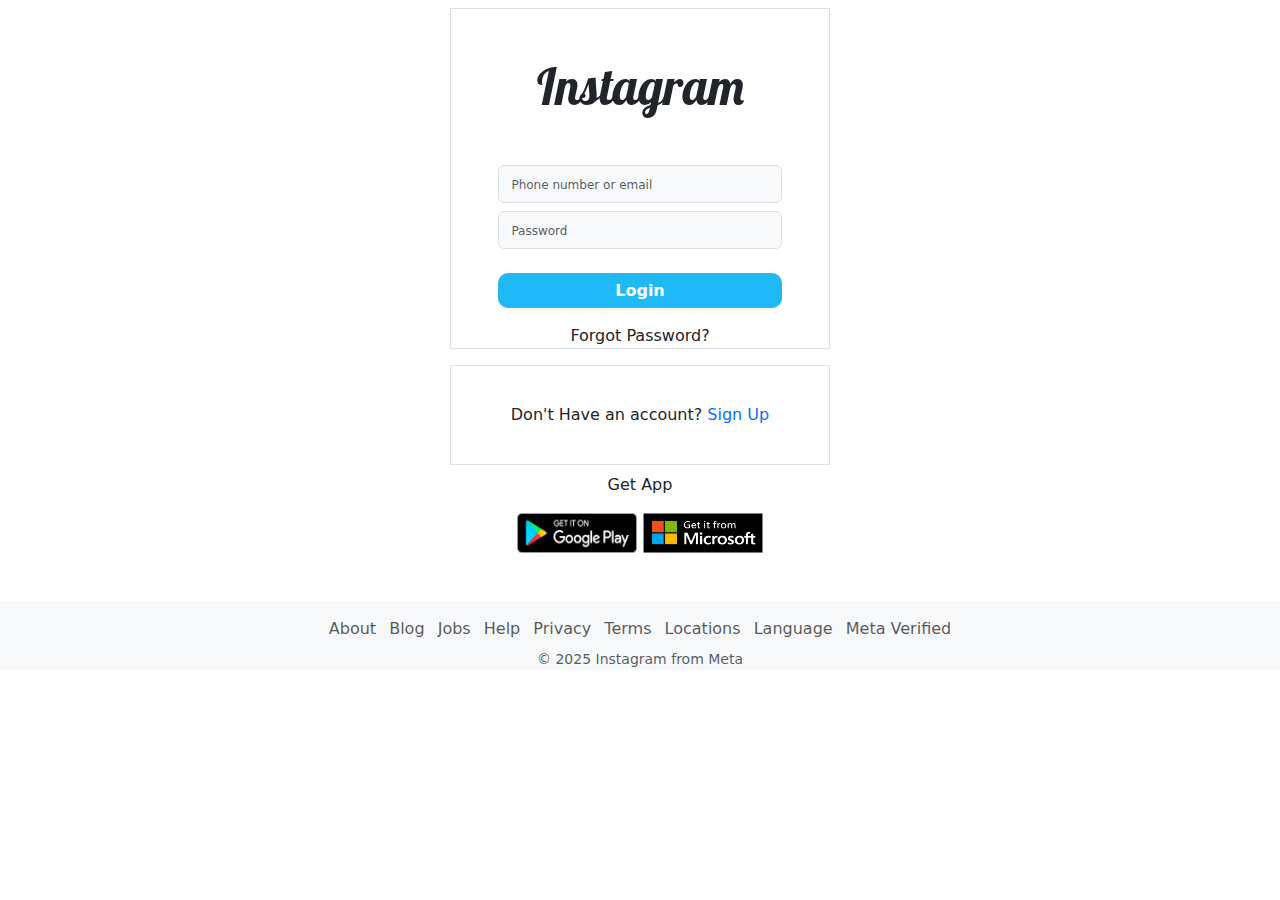
<file: index.html>
<!DOCTYPE html>
<html lang="en">
<head>
    <meta charset="UTF-8">
    <meta name="viewport" content="width=device-width, initial-scale=1.0">
    <title>Log in</title>
    <link href="https://cdn.jsdelivr.net/npm/bootstrap@5.3.3/dist/css/bootstrap.min.css" rel="stylesheet" integrity="sha384-QWTKZyjpPEjISv5WaRU9OFeRpok6YctnYmDr5pNlyT2bRjXh0JMhjY6hW+ALEwIH" crossorigin="anonymous">
     <link rel="stylesheet" href="style.css">
     <link rel="preconnect" href="https://fonts.googleapis.com">
<link rel="preconnect" href="https://fonts.gstatic.com" crossorigin>
<link href="https://fonts.googleapis.com/css2?family=Lobster&display=swap" rel="stylesheet">
</head>
<body>
  
    <section>
         <div class="container">
               <div class="row my-2">
                   <div class="col-md-12">
                       <div class="row">
                           <div class="col-md-4 budu  text-center border  m-auto align-center ">
                                  <H1 class="heading_name my-5">Instagram</H1>
                                  <form>
                                    <div class="row">
                                        <div class="col-md-12 text-center mb-2">
                                            <input class="m-auto form-control bg-light" type="email" placeholder="Phone number or email" style="width: 80%;">
                                        </div>
                                        <div class="col-md-12 text-center mb-2">
                                            <input class="m-auto form-control bg-light" type="password" placeholder="Password" style="width: 80%;">
                                        </div>
                                    </div>
                                        <a  href="./dashboard.html" class="sign-up d-inline-flex align-items-center justify-content-center my-3 m-auto text-center text-decoration-none" style="width: 80%;" >
                                            Login
                                        </a>
                                        <br>
                                        <a href="#" class="text-decoration-none text-dark my-3">Forgot Password?</a>
                                   
                                </form>
                                
                                                                      
                            </div>
                            </div>
                            </div>
                       </div>
                       <div class="row">
                        <div class="col-md-12">
                            <div class="row">
                                <div class="col-md-4 border budu my-2 py-3 m-auto d-flex justify-content-center align-items-center text-center" style="height: 100px;">
                                    <p class="m-0">Don't Have an account? <span><a href="./sign up.html" class="text-decoration-none">Sign Up</a></span></p>
                                </div>
                            </div>
                        </div>
                    </div>
                    
                   </div>
               </div>
         </div>
    </section>

    <section>
         <div class="conatiner">
             <div class="row">
                 <div class="col-md-12">
                      <div class="row">
                          <div class="col-md-6 m-auto text-center">
                               <p>Get App</p>
                          </div>
                      </div>
                      <div class="row ">
                          <div class="col-md-6 m-auto text-center">
                              <img src="./img/c5Rp7Ym-Klz.png" alt="" style="height: 40px;  width: 120px;">
                              <img src="./img/EHY6QnZYdNX.png" alt="" style="height: 40px;  width: 120px;">

                            </div>
                      </div>
                 </div>
             </div>
         </div>
    </section>

    <footer class="bg-light mt-5 pt-3">
        <div class="container text-center">
            <div class="row justify-content-center">
                <div class="col-12">
                    <ul class="list-inline mb-2">
                        <li class="list-inline-item"><a href="#" class="text-decoration-none text-muted">About</a></li>
                        <li class="list-inline-item"><a href="#" class="text-decoration-none text-muted">Blog</a></li>
                        <li class="list-inline-item"><a href="#" class="text-decoration-none text-muted">Jobs</a></li>
                        <li class="list-inline-item"><a href="#" class="text-decoration-none text-muted">Help</a></li>
                        <li class="list-inline-item"><a href="#" class="text-decoration-none text-muted">Privacy</a></li>
                        <li class="list-inline-item"><a href="#" class="text-decoration-none text-muted">Terms</a></li>
                        <li class="list-inline-item"><a href="#" class="text-decoration-none text-muted">Locations</a></li>
                        <li class="list-inline-item"><a href="#" class="text-decoration-none text-muted">Language</a></li>
                        <li class="list-inline-item"><a href="#" class="text-decoration-none text-muted">Meta Verified</a></li>
                    </ul>
                    <p class="text-muted small mb-0">© 2025 Instagram from Meta</p>
                </div>
            </div>
        </div>
    </footer>
    

<script src="https://cdn.jsdelivr.net/npm/bootstrap@5.3.3/dist/js/bootstrap.bundle.min.js" integrity="sha384-YvpcrYf0tY3lHB60NNkmXc5s9fDVZLESaAA55NDzOxhy9GkcIdslK1eN7N6jIeHz" crossorigin="anonymous"></script>   
</body>
</html>
</file>
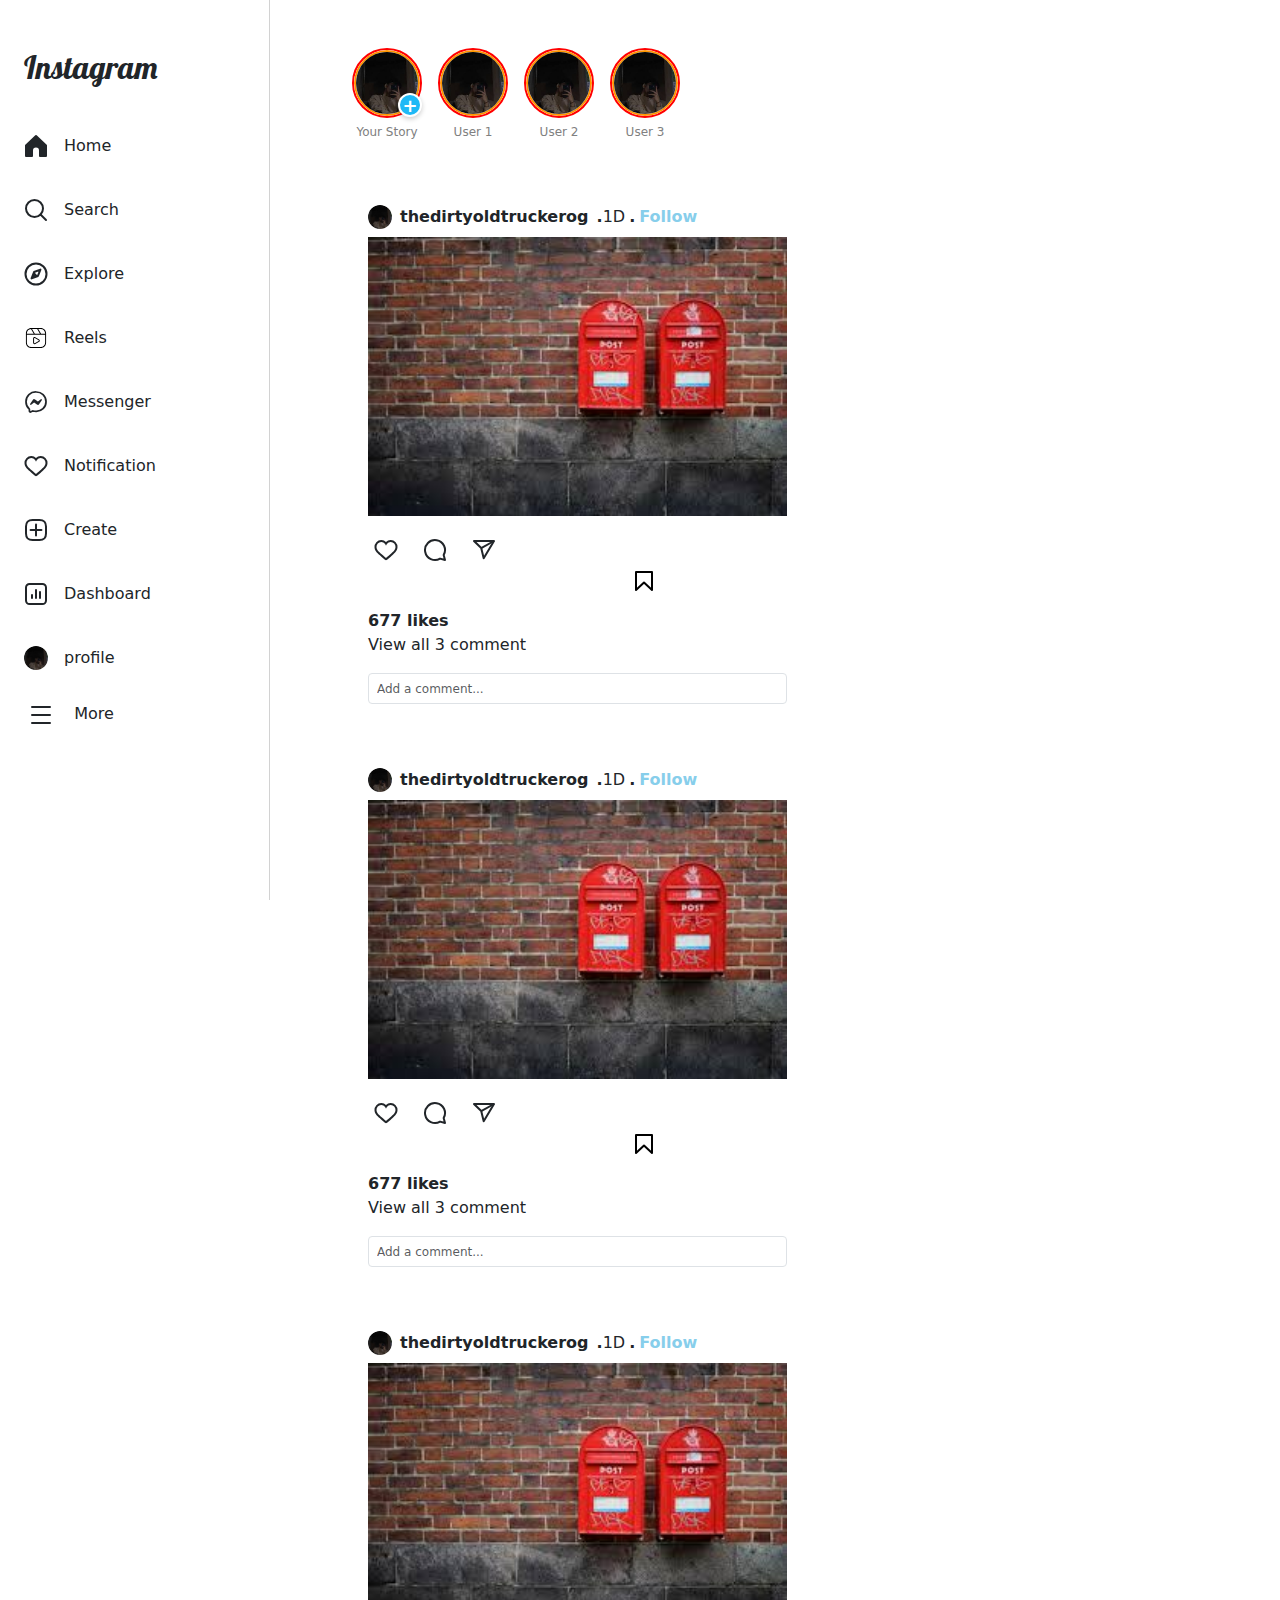
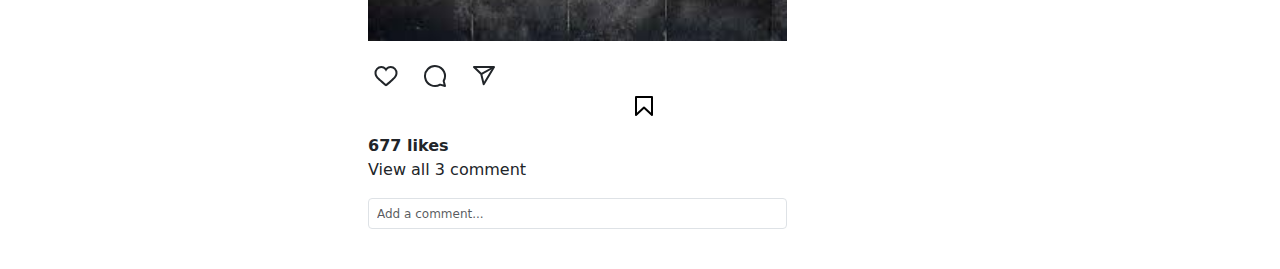
<file: dashboard.html>
<!DOCTYPE html>
<html lang="en">
<head>
    <meta charset="UTF-8">
    <meta name="viewport" content="width=device-width, initial-scale=1.0">
    <title>Log in</title>
    <link href="https://cdn.jsdelivr.net/npm/bootstrap@5.3.3/dist/css/bootstrap.min.css" rel="stylesheet" integrity="sha384-QWTKZyjpPEjISv5WaRU9OFeRpok6YctnYmDr5pNlyT2bRjXh0JMhjY6hW+ALEwIH" crossorigin="anonymous">
     <link rel="stylesheet" href="style.css">
     <link rel="preconnect" href="https://fonts.googleapis.com">
<link rel="preconnect" href="https://fonts.gstatic.com" crossorigin>
<link href="https://fonts.googleapis.com/css2?family=Lobster&display=swap" rel="stylesheet">
</head>
<body>
    
<!-- navbar top -->
<nav class="navbar d-md-none navbar-white border-bottom bg-white">
    <div class="container-fluid">
   
        <h1 class="heading_name fs-2 ms-2">Instagram</h1> 
        <input type="text" class="form-control form-control-sm bg-light" placeholder="Search..." style="width: 50%;">
        <button class="btn">
            <svg aria-label="Notifications" class="x1lliihq x1n2onr6 x5n08af me-2" fill="currentColor" height="24" role="img" viewBox="0 0 24 24" width="24"><title>Notifications</title><path d="M16.792 3.904A4.989 4.989 0 0 1 21.5 9.122c0 3.072-2.652 4.959-5.197 7.222-2.512 2.243-3.865 3.469-4.303 3.752-.477-.309-2.143-1.823-4.303-3.752C5.141 14.072 2.5 12.167 2.5 9.122a4.989 4.989 0 0 1 4.708-5.218 4.21 4.21 0 0 1 3.675 1.941c.84 1.175.98 1.763 1.12 1.763s.278-.588 1.11-1.766a4.17 4.17 0 0 1 3.679-1.938m0-2a6.04 6.04 0 0 0-4.797 2.127 6.052 6.052 0 0 0-4.787-2.127A6.985 6.985 0 0 0 .5 9.122c0 3.61 2.55 5.827 5.015 7.97.283.246.569.494.853.747l1.027.918a44.998 44.998 0 0 0 3.518 3.018 2 2 0 0 0 2.174 0 45.263 45.263 0 0 0 3.626-3.115l.922-.824c.293-.26.59-.519.885-.774 2.334-2.025 4.98-4.32 4.98-7.94a6.985 6.985 0 0 0-6.708-7.218Z"></path></svg>

        </button>
    </div>
  </nav>
<!-- navbar end -->
    <!-- offcanvas top -->
      <div class="offcanvas offcanvas-start text-bg-white sidebar-nav" 
       tabindex="-1" 
       id="offcanvasExample" 
       aria-labelledby="offcanvasExampleLabel"
       >
        <div class="offcanvas-body">
            <ul class="navbar-nav">
             
                <li class="nav-item ms-2 py-3 my-3">
                  
                    <h1 class="heading_name fs-2">Instagram</h1>
                  
                </li>
              
              
                <li class="nav-item mb-4 ms-2">
                    <a class="nav-link sidebar-link d-inline-flex align-items-center justify-content-center" 
                      href="dashboard.html">
                      <svg aria-label="Home" class="x1lliihq x1n2onr6 x5n08af" fill="currentColor" height="24" role="img" viewBox="0 0 24 24" width="24"><title>Home</title><path d="M22 23h-6.001a1 1 0 0 1-1-1v-5.455a2.997 2.997 0 1 0-5.993 0V22a1 1 0 0 1-1 1H2a1 1 0 0 1-1-1V11.543a1.002 1.002 0 0 1 .31-.724l10-9.543a1.001 1.001 0 0 1 1.38 0l10 9.543a1.002 1.002 0 0 1 .31.724V22a1 1 0 0 1-1 1Z"></path></svg>
                      <span class="ms-3">Home</span>
                   </a>
                     
                </li>
                <li class="nav-item ms-2 mb-4">
                    <a class="nav-link sidebar-link d-inline-flex align-items-center justify-content-center" 
                      href="#">
                      <svg aria-label="Explore" class="x1lliihq x1n2onr6 x5n08af" fill="currentColor" height="24" role="img" viewBox="0 0 24 24" width="24"><title>Search</title><path d="M19 10.5A8.5 8.5 0 1 1 10.5 2a8.5 8.5 0 0 1 8.5 8.5Z" fill="none" stroke="currentColor" stroke-linecap="round" stroke-linejoin="round" stroke-width="2"></path><line fill="none" stroke="currentColor" stroke-linecap="round" stroke-linejoin="round" stroke-width="2" x1="16.511" x2="22" y1="16.511" y2="22"></line></svg>                       
                      <span class="ms-3">Search</span>
                   </a>
                      
                </li>
               <li class="nav-item ms-2 mb-4">
                <a class="nav-link sidebar-link d-inline-flex align-items-center justify-content-center" 
                href="explore.html">
                <svg aria-label="Explore" class="x1lliihq x1n2onr6 x5n08af" fill="currentColor" height="24" role="img" viewBox="0 0 24 24" width="24"><title>Explore</title><polygon fill="none" points="13.941 13.953 7.581 16.424 10.06 10.056 16.42 7.585 13.941 13.953" stroke="currentColor" stroke-linecap="round" stroke-linejoin="round" stroke-width="2"></polygon><polygon fill-rule="evenodd" points="10.06 10.056 13.949 13.945 7.581 16.424 10.06 10.056"></polygon><circle cx="12.001" cy="12.005" fill="none" r="10.5" stroke="currentColor" stroke-linecap="round" stroke-linejoin="round" stroke-width="2"></circle></svg>                      
                <span class="ms-3">Explore</span>
             </a>
                   
                </li> 
                <li class="nav-item ms-2 mb-4">
                    <a class="nav-link sidebar-link d-inline-flex align-items-center justify-content-center" 
                href="reels.html">
                <svg xmlns="http://www.w3.org/2000/svg" x="0px" y="0px" width="24" height="24" viewBox="0 0 50 50">
                    <path d="M 15 4 C 8.9365932 4 4 8.9365932 4 15 L 4 35 C 4 41.063407 8.9365932 46 15 46 L 35 46 C 41.063407 46 46 41.063407 46 35 L 46 15 C 46 8.9365932 41.063407 4 35 4 L 15 4 z M 16.740234 6 L 27.425781 6 L 33.259766 16 L 22.574219 16 L 16.740234 6 z M 29.740234 6 L 35 6 C 39.982593 6 44 10.017407 44 15 L 44 16 L 35.574219 16 L 29.740234 6 z M 14.486328 6.1035156 L 20.259766 16 L 6 16 L 6 15 C 6 10.199833 9.7581921 6.3829803 14.486328 6.1035156 z M 6 18 L 44 18 L 44 35 C 44 39.982593 39.982593 44 35 44 L 15 44 C 10.017407 44 6 39.982593 6 35 L 6 18 z M 21.978516 23.013672 C 20.435152 23.049868 19 24.269284 19 25.957031 L 19 35.041016 C 19 37.291345 21.552344 38.713255 23.509766 37.597656 L 31.498047 33.056641 C 33.442844 31.951609 33.442844 29.044485 31.498047 27.939453 L 23.509766 23.398438 L 23.507812 23.398438 C 23.018445 23.120603 22.49297 23.001607 21.978516 23.013672 z M 21.982422 24.986328 C 22.158626 24.988232 22.342399 25.035052 22.521484 25.136719 L 30.511719 29.677734 C 31.220922 30.080703 31.220922 30.915391 30.511719 31.318359 L 22.519531 35.859375 C 21.802953 36.267773 21 35.808686 21 35.041016 L 21 25.957031 C 21 25.573196 21.201402 25.267385 21.492188 25.107422 C 21.63758 25.02744 21.806217 24.984424 21.982422 24.986328 z"></path>
                    </svg>   
                <span class="ms-3">Reels</span>
             </a>
                   
                </li> 
                <li class="nav-item ms-2 mb-4">
                    <a class="nav-link sidebar-link d-inline-flex align-items-center justify-content-center" 
                    href="#">
                    <svg aria-label="Messenger" class="x1lliihq x1n2onr6 x5n08af" fill="currentColor" height="24" role="img" viewBox="0 0 24 24" width="24"><title>Messenger</title><path d="M12.003 2.001a9.705 9.705 0 1 1 0 19.4 10.876 10.876 0 0 1-2.895-.384.798.798 0 0 0-.533.04l-1.984.876a.801.801 0 0 1-1.123-.708l-.054-1.78a.806.806 0 0 0-.27-.569 9.49 9.49 0 0 1-3.14-7.175 9.65 9.65 0 0 1 10-9.7Z" fill="none" stroke="currentColor" stroke-miterlimit="10" stroke-width="1.739"></path><path d="M17.79 10.132a.659.659 0 0 0-.962-.873l-2.556 2.05a.63.63 0 0 1-.758.002L11.06 9.47a1.576 1.576 0 0 0-2.277.42l-2.567 3.98a.659.659 0 0 0 .961.875l2.556-2.049a.63.63 0 0 1 .759-.002l2.452 1.84a1.576 1.576 0 0 0 2.278-.42Z" fill-rule="evenodd"></path></svg>                   
  
                    <span class="ms-3">Messenger</span>
                 </a>
                   
                </li> 

                <li class="nav-item ms-2 mb-4">
                    <a class="nav-link sidebar-link d-inline-flex align-items-center justify-content-center" 
                    href="#">
                    <svg aria-label="Notifications" class="x1lliihq x1n2onr6 x5n08af" fill="currentColor" height="24" role="img" viewBox="0 0 24 24" width="24"><title>Notifications</title><path d="M16.792 3.904A4.989 4.989 0 0 1 21.5 9.122c0 3.072-2.652 4.959-5.197 7.222-2.512 2.243-3.865 3.469-4.303 3.752-.477-.309-2.143-1.823-4.303-3.752C5.141 14.072 2.5 12.167 2.5 9.122a4.989 4.989 0 0 1 4.708-5.218 4.21 4.21 0 0 1 3.675 1.941c.84 1.175.98 1.763 1.12 1.763s.278-.588 1.11-1.766a4.17 4.17 0 0 1 3.679-1.938m0-2a6.04 6.04 0 0 0-4.797 2.127 6.052 6.052 0 0 0-4.787-2.127A6.985 6.985 0 0 0 .5 9.122c0 3.61 2.55 5.827 5.015 7.97.283.246.569.494.853.747l1.027.918a44.998 44.998 0 0 0 3.518 3.018 2 2 0 0 0 2.174 0 45.263 45.263 0 0 0 3.626-3.115l.922-.824c.293-.26.59-.519.885-.774 2.334-2.025 4.98-4.32 4.98-7.94a6.985 6.985 0 0 0-6.708-7.218Z"></path></svg>  
                    <span class="ms-3">Notification</span>
                 </a>
                   
                </li> 
                <li class="nav-item ms-2 mb-4">
                    <a class="nav-link sidebar-link d-inline-flex align-items-center justify-content-center" 
                    href="reels.html">
                    <svg aria-label="New post" class="x1lliihq x1n2onr6 x5n08af" fill="currentColor" height="24" role="img" viewBox="0 0 24 24" width="24"><title>New post</title><path d="M2 12v3.45c0 2.849.698 4.005 1.606 4.944.94.909 2.098 1.608 4.946 1.608h6.896c2.848 0 4.006-.7 4.946-1.608C21.302 19.455 22 18.3 22 15.45V8.552c0-2.849-.698-4.006-1.606-4.945C19.454 2.7 18.296 2 15.448 2H8.552c-2.848 0-4.006.699-4.946 1.607C2.698 4.547 2 5.703 2 8.552Z" fill="none" stroke="currentColor" stroke-linecap="round" stroke-linejoin="round" stroke-width="2"></path><line fill="none" stroke="currentColor" stroke-linecap="round" stroke-linejoin="round" stroke-width="2" x1="6.545" x2="17.455" y1="12.001" y2="12.001"></line><line fill="none" stroke="currentColor" stroke-linecap="round" stroke-linejoin="round" stroke-width="2" x1="12.003" x2="12.003" y1="6.545" y2="17.455"></line></svg>

                    <span class="ms-3">Create</span>
                 </a>
                   
                </li>
                <li class="nav-item ms-2 mb-4">
                    <a class="nav-link sidebar-link d-inline-flex align-items-center justify-content-center" 
                    href="#">
                    <svg aria-label="Professional dashboard" class="x1lliihq x1n2onr6 x5n08af" fill="currentColor" height="24" role="img" viewBox="0 0 24 24" width="24"><title>Professional dashboard</title><path d="M8 12a1 1 0 0 0-1 1v3a1 1 0 1 0 2 0v-3a1 1 0 0 0-1-1Zm8-3a1 1 0 0 0-1 1v6a1 1 0 1 0 2 0v-6a1 1 0 0 0-1-1Zm-4-2a1 1 0 0 0-1 1v8a1 1 0 1 0 2 0V8a1 1 0 0 0-1-1Z"></path><path d="M18.44 1H5.567a4.565 4.565 0 0 0-4.56 4.56v12.873a4.565 4.565 0 0 0 4.56 4.56H18.44a4.565 4.565 0 0 0 4.56-4.56V5.56A4.565 4.565 0 0 0 18.44 1ZM21 18.433a2.563 2.563 0 0 1-2.56 2.56H5.567a2.563 2.563 0 0 1-2.56-2.56V5.56A2.563 2.563 0 0 1 5.568 3H18.44A2.563 2.563 0 0 1 21 5.56v12.873Z"></path></svg>  
                    <span class="ms-3">Dashboard</span>
                 </a>
                   
                </li>
                <li class="nav-item ms-2 mb-4">
                    <a class="nav-link sidebar-link d-inline-flex align-items-center justify-content-center" 
                    href="profile.html">
                    <img class="profile-icon-menu" src="./img/images.jpeg" alt="">        
                    <span class="ms-3">profile</span>
                 </a>
                   
                </li>
                <li class="nav-item ms-2 mb-4">
                    <a class="nav-link sidebar-link d-inline-flex align-items-center justify-content-center" ></a>
                      <svg aria-label="Settings" class="x1lliihq x1n2onr6 x5n08af" fill="currentColor" height="24" role="img" viewBox="0 0 24 24" width="24"><title>Settings</title><line fill="none" stroke="currentColor" stroke-linecap="round" stroke-linejoin="round" stroke-width="2" x1="3" x2="21" y1="4" y2="4"></line><line fill="none" stroke="currentColor" stroke-linecap="round" stroke-linejoin="round" stroke-width="2" x1="3" x2="21" y1="12" y2="12"></line><line fill="none" stroke="currentColor" stroke-linecap="round" stroke-linejoin="round" stroke-width="2" x1="3" x2="21" y1="20" y2="20"></line></svg>                      
                      <span class="ms-3">More</span>
                      </a>
                   
                </li>
            </ul> 
    
        </div>
      </div>
    <!-- offcanvas end -->
        
    <main class="container mt-5 post-section">
      <!-- Stories Section -->
      <div class="row mb-4">
        <div class="col-12">
          <div class="d-flex overflow-auto m-auto">
              <!-- Your Story with + Badge -->
              <div class="story-container me-3">
                  <div class="story-circle">
                    
                      <img src="./img/images.jpeg" alt="Story">
                      
                  </div>
                  <div class="story-badge ">+</div>
                  <p class="story-text">Your Story</p>
              </div>
      
              <!-- Other Stories -->
              <div class="story-container me-3">
                  <div class="story-circle">
                      <img src="./img/images.jpeg" alt="Story">
                  </div>
                  <p class="story-text">User 1</p>
              </div>
              <div class="story-container me-3">
                  <div class="story-circle">
                      <img src="./img/images.jpeg" alt="Story">
                  </div>
                  <p class="story-text">User 2</p>
              </div>
              <div class="story-container me-3">
                  <div class="story-circle">
                      <img src="./img/images.jpeg" alt="Story">
                  </div>
                  <p class="story-text">User 3</p>
              </div>
          </div>
      </div>
      
      </div>

      <!-- Posts Section -->
      <div class="row">
          <div class="col-md-5">
              <div class="card mb-4">
                  
                  <div class="card-body">
                    <div class="d-flex align-items-center my-2">
                      <img src="./img/images.jpeg" alt="Profile" class="rounded-circle me-2 profile-icon-menu">
                      <span class="fw-bold">thedirtyoldtruckerog</span>
                      <span class="ms-2 fw-bold">.</span>
                      <span>1D</span>
                      <span class="ms-1 fw-bold">.</span>
                      <span class="ms-1 fw-bold" style="color: skyblue;">Follow</span>
                      <svg xmlns="http://www.w3.org/2000/svg" width="24" height="24" fill="currentColor" class="ms-100 bi bi-three-dots" viewBox="0 0 16 16">
                        <path d="M3 9.5a1.5 1.5 0 1 1 0-3 1.5 1.5 0 0 1 0 3m5 0a1.5 1.5 0 1 1 0-3 1.5 1.5 0 0 1 0 3m5 0a1.5 1.5 0 1 1 0-3 1.5 1.5 0 0 1 0 3"/>
                      </svg>

                  </div>
                      <img src="./img/images (1).jpeg" alt="Post" class="w-100">
                      <div class="my-3 ">
                          <button class="btn btn-post">
                              <svg aria-label="Like" class="x1lliihq x1n2onr6 x5n08af" fill="currentColor" height="24" role="img" viewBox="0 0 24 24" width="24"><title>Like</title><path d="M16.792 3.904A4.989 4.989 0 0 1 21.5 9.122c0 3.072-2.652 4.959-5.197 7.222-2.512 2.243-3.865 3.469-4.303 3.752-.477-.309-2.143-1.823-4.303-3.752C5.141 14.072 2.5 12.167 2.5 9.122a4.989 4.989 0 0 1 4.708-5.218 4.21 4.21 0 0 1 3.675 1.941c.84 1.175.98 1.763 1.12 1.763s.278-.588 1.11-1.766a4.17 4.17 0 0 1 3.679-1.938m0-2a6.04 6.04 0 0 0-4.797 2.127 6.052 6.052 0 0 0-4.787-2.127A6.985 6.985 0 0 0 .5 9.122c0 3.61 2.55 5.827 5.015 7.97.283.246.569.494.853.747l1.027.918a44.998 44.998 0 0 0 3.518 3.018 2 2 0 0 0 2.174 0 45.263 45.263 0 0 0 3.626-3.115l.922-.824c.293-.26.59-.519.885-.774 2.334-2.025 4.98-4.32 4.98-7.94a6.985 6.985 0 0 0-6.708-7.218Z"></path></svg>
                          </button>
                          <button class="btn btn-post">
                              <svg aria-label="Comment" class="mx-2 x1lliihq x1n2onr6 x5n08af" fill="currentColor" height="24" role="img" viewBox="0 0 24 24" width="24"><title>Comment</title><path d="M20.656 17.008a9.993 9.993 0 1 0-3.59 3.615L22 22Z" fill="none" stroke="currentColor" stroke-linejoin="round" stroke-width="2"></path></svg>
                          </button>
                          <button class="btn btn-post">
                              <svg aria-label="Share" class="x1lliihq x1n2onr6 x5n08af" fill="currentColor" height="24" role="img" viewBox="0 0 24 24" width="24"><title>Share</title><line fill="none" stroke="currentColor" stroke-linejoin="round" stroke-width="2" x1="22" x2="9.218" y1="3" y2="10.083"></line><polygon fill="none" points="11.698 20.334 22 3.001 2 3.001 9.218 10.084 11.698 20.334" stroke="currentColor" stroke-linejoin="round" stroke-width="2"></polygon></svg>
                          </button>
                           <button class="ms-1000">
                            <svg aria-label="Save" class=" x1lliihq x1n2onr6 x5n08af" fill="currentColor" height="24" role="img" viewBox="0 0 24 24" width="24"><title>Save</title><polygon fill="none" points="20 21 12 13.44 4 21 4 3 20 3 20 21" stroke="currentColor" stroke-linecap="round" stroke-linejoin="round" stroke-width="2"></polygon></svg>

                           </button>
                         
                      </div>
                      <strong>677 likes</strong>
                      <p>View all 3 comment</p>
                      <div class="mt-2 d-md">
                          <input type="text" class="form-control form-control-sm" placeholder="Add a comment...">
                      </div>
                  </div>
              </div>
          </div>
      </div>

      <div class="row">
        <div class="col-md-5">
            <div class="card mb-4">
                
                <div class="card-body">
                  <div class="d-flex align-items-center my-2">
                    <img src="./img/images.jpeg" alt="Profile" class="rounded-circle me-2 profile-icon-menu">
                    <span class="fw-bold">thedirtyoldtruckerog</span>
                    <span class="ms-2 fw-bold">.</span>
                    <span>1D</span>
                    <span class="ms-1 fw-bold">.</span>
                    <span class="ms-1 fw-bold" style="color: skyblue;">Follow</span>
                    <svg xmlns="http://www.w3.org/2000/svg" width="24" height="24" fill="currentColor" class="ms-100 bi bi-three-dots" viewBox="0 0 16 16">
                      <path d="M3 9.5a1.5 1.5 0 1 1 0-3 1.5 1.5 0 0 1 0 3m5 0a1.5 1.5 0 1 1 0-3 1.5 1.5 0 0 1 0 3m5 0a1.5 1.5 0 1 1 0-3 1.5 1.5 0 0 1 0 3"/>
                    </svg>

                </div>
                    <img src="./img/images (1).jpeg" alt="Post" class="w-100">
                    <div class="my-3 ">
                        <button class="btn btn-post">
                            <svg aria-label="Like" class="x1lliihq x1n2onr6 x5n08af" fill="currentColor" height="24" role="img" viewBox="0 0 24 24" width="24"><title>Like</title><path d="M16.792 3.904A4.989 4.989 0 0 1 21.5 9.122c0 3.072-2.652 4.959-5.197 7.222-2.512 2.243-3.865 3.469-4.303 3.752-.477-.309-2.143-1.823-4.303-3.752C5.141 14.072 2.5 12.167 2.5 9.122a4.989 4.989 0 0 1 4.708-5.218 4.21 4.21 0 0 1 3.675 1.941c.84 1.175.98 1.763 1.12 1.763s.278-.588 1.11-1.766a4.17 4.17 0 0 1 3.679-1.938m0-2a6.04 6.04 0 0 0-4.797 2.127 6.052 6.052 0 0 0-4.787-2.127A6.985 6.985 0 0 0 .5 9.122c0 3.61 2.55 5.827 5.015 7.97.283.246.569.494.853.747l1.027.918a44.998 44.998 0 0 0 3.518 3.018 2 2 0 0 0 2.174 0 45.263 45.263 0 0 0 3.626-3.115l.922-.824c.293-.26.59-.519.885-.774 2.334-2.025 4.98-4.32 4.98-7.94a6.985 6.985 0 0 0-6.708-7.218Z"></path></svg>
                        </button>
                        <button class="btn btn-post">
                            <svg aria-label="Comment" class="mx-2 x1lliihq x1n2onr6 x5n08af" fill="currentColor" height="24" role="img" viewBox="0 0 24 24" width="24"><title>Comment</title><path d="M20.656 17.008a9.993 9.993 0 1 0-3.59 3.615L22 22Z" fill="none" stroke="currentColor" stroke-linejoin="round" stroke-width="2"></path></svg>
                        </button>
                        <button class="btn btn-post">
                            <svg aria-label="Share" class="x1lliihq x1n2onr6 x5n08af" fill="currentColor" height="24" role="img" viewBox="0 0 24 24" width="24"><title>Share</title><line fill="none" stroke="currentColor" stroke-linejoin="round" stroke-width="2" x1="22" x2="9.218" y1="3" y2="10.083"></line><polygon fill="none" points="11.698 20.334 22 3.001 2 3.001 9.218 10.084 11.698 20.334" stroke="currentColor" stroke-linejoin="round" stroke-width="2"></polygon></svg>
                        </button>
                         <button class="ms-1000">
                          <svg aria-label="Save" class=" x1lliihq x1n2onr6 x5n08af" fill="currentColor" height="24" role="img" viewBox="0 0 24 24" width="24"><title>Save</title><polygon fill="none" points="20 21 12 13.44 4 21 4 3 20 3 20 21" stroke="currentColor" stroke-linecap="round" stroke-linejoin="round" stroke-width="2"></polygon></svg>

                         </button>
                       
                    </div>
                    <strong>677 likes</strong>
                    <p>View all 3 comment</p>
                    <div class="mt-2 d-md">
                        <input type="text" class="form-control form-control-sm" placeholder="Add a comment...">
                    </div>
                </div>
            </div>
        </div>
    </div>

    <div class="row">
      <div class="col-md-5">
          <div class="card mb-4">
              
              <div class="card-body">
                <div class="d-flex align-items-center my-2">
                  <img src="./img/images.jpeg" alt="Profile" class="rounded-circle me-2 profile-icon-menu">
                  <span class="fw-bold">thedirtyoldtruckerog</span>
                  <span class="ms-2 fw-bold">.</span>
                  <span>1D</span>
                  <span class="ms-1 fw-bold">.</span>
                  <span class="ms-1 fw-bold" style="color: skyblue;">Follow</span>
                  <svg xmlns="http://www.w3.org/2000/svg" width="24" height="24" fill="currentColor" class="ms-100 bi bi-three-dots" viewBox="0 0 16 16">
                    <path d="M3 9.5a1.5 1.5 0 1 1 0-3 1.5 1.5 0 0 1 0 3m5 0a1.5 1.5 0 1 1 0-3 1.5 1.5 0 0 1 0 3m5 0a1.5 1.5 0 1 1 0-3 1.5 1.5 0 0 1 0 3"/>
                  </svg>

              </div>
                  <img src="./img/images (1).jpeg" alt="Post" class="w-100">
                  <div class="my-3 ">
                      <button class="btn btn-post">
                          <svg aria-label="Like" class="x1lliihq x1n2onr6 x5n08af" fill="currentColor" height="24" role="img" viewBox="0 0 24 24" width="24"><title>Like</title><path d="M16.792 3.904A4.989 4.989 0 0 1 21.5 9.122c0 3.072-2.652 4.959-5.197 7.222-2.512 2.243-3.865 3.469-4.303 3.752-.477-.309-2.143-1.823-4.303-3.752C5.141 14.072 2.5 12.167 2.5 9.122a4.989 4.989 0 0 1 4.708-5.218 4.21 4.21 0 0 1 3.675 1.941c.84 1.175.98 1.763 1.12 1.763s.278-.588 1.11-1.766a4.17 4.17 0 0 1 3.679-1.938m0-2a6.04 6.04 0 0 0-4.797 2.127 6.052 6.052 0 0 0-4.787-2.127A6.985 6.985 0 0 0 .5 9.122c0 3.61 2.55 5.827 5.015 7.97.283.246.569.494.853.747l1.027.918a44.998 44.998 0 0 0 3.518 3.018 2 2 0 0 0 2.174 0 45.263 45.263 0 0 0 3.626-3.115l.922-.824c.293-.26.59-.519.885-.774 2.334-2.025 4.98-4.32 4.98-7.94a6.985 6.985 0 0 0-6.708-7.218Z"></path></svg>
                      </button>
                      <button class="btn btn-post">
                          <svg aria-label="Comment" class="mx-2 x1lliihq x1n2onr6 x5n08af" fill="currentColor" height="24" role="img" viewBox="0 0 24 24" width="24"><title>Comment</title><path d="M20.656 17.008a9.993 9.993 0 1 0-3.59 3.615L22 22Z" fill="none" stroke="currentColor" stroke-linejoin="round" stroke-width="2"></path></svg>
                      </button>
                      <button class="btn btn-post">
                          <svg aria-label="Share" class="x1lliihq x1n2onr6 x5n08af" fill="currentColor" height="24" role="img" viewBox="0 0 24 24" width="24"><title>Share</title><line fill="none" stroke="currentColor" stroke-linejoin="round" stroke-width="2" x1="22" x2="9.218" y1="3" y2="10.083"></line><polygon fill="none" points="11.698 20.334 22 3.001 2 3.001 9.218 10.084 11.698 20.334" stroke="currentColor" stroke-linejoin="round" stroke-width="2"></polygon></svg>
                      </button>
                       <button class="ms-1000">
                        <svg aria-label="Save" class=" x1lliihq x1n2onr6 x5n08af" fill="currentColor" height="24" role="img" viewBox="0 0 24 24" width="24"><title>Save</title><polygon fill="none" points="20 21 12 13.44 4 21 4 3 20 3 20 21" stroke="currentColor" stroke-linecap="round" stroke-linejoin="round" stroke-width="2"></polygon></svg>

                       </button>
                     
                  </div>
                  <strong>677 likes</strong>
                  <p>View all 3 comment</p>
                  <div class="mt-2 d-md">
                      <input type="text" class="form-control form-control-sm" placeholder="Add a comment...">
                  </div>
              </div>
          </div>
      </div>
  </div>
  </main>

  

        <!-- Bottom Navigation -->
        <nav class="bottom-nav p-2 justify-content-around mobile-menu ">
            <a class="btn btn-light" href="./dashboard.html">
                <svg aria-label="Home" class="x1lliihq x1n2onr6 x5n08af" fill="currentColor" height="24" role="img" viewBox="0 0 24 24" width="24"><title>Home</title><path d="M22 23h-6.001a1 1 0 0 1-1-1v-5.455a2.997 2.997 0 1 0-5.993 0V22a1 1 0 0 1-1 1H2a1 1 0 0 1-1-1V11.543a1.002 1.002 0 0 1 .31-.724l10-9.543a1.001 1.001 0 0 1 1.38 0l10 9.543a1.002 1.002 0 0 1 .31.724V22a1 1 0 0 1-1 1Z"></path></svg>
            </a>
            <a class="btn btn-light" href="./explore.html">
                <svg aria-label="Explore" class="x1lliihq x1n2onr6 x5n08af" fill="currentColor" height="24" role="img" viewBox="0 0 24 24" width="24"><title>Explore</title><polygon fill="none" points="13.941 13.953 7.581 16.424 10.06 10.056 16.42 7.585 13.941 13.953" stroke="currentColor" stroke-linecap="round" stroke-linejoin="round" stroke-width="2"></polygon><polygon fill-rule="evenodd" points="10.06 10.056 13.949 13.945 7.581 16.424 10.06 10.056"></polygon><circle cx="12.001" cy="12.005" fill="none" r="10.5" stroke="currentColor" stroke-linecap="round" stroke-linejoin="round" stroke-width="2"></circle></svg>                      

            </a>
            <a class="btn btn-light" href="./reels.html">
                <svg xmlns="http://www.w3.org/2000/svg" x="0px" y="0px" width="24" height="24" viewBox="0 0 50 50">
                    <path d="M 15 4 C 8.9365932 4 4 8.9365932 4 15 L 4 35 C 4 41.063407 8.9365932 46 15 46 L 35 46 C 41.063407 46 46 41.063407 46 35 L 46 15 C 46 8.9365932 41.063407 4 35 4 L 15 4 z M 16.740234 6 L 27.425781 6 L 33.259766 16 L 22.574219 16 L 16.740234 6 z M 29.740234 6 L 35 6 C 39.982593 6 44 10.017407 44 15 L 44 16 L 35.574219 16 L 29.740234 6 z M 14.486328 6.1035156 L 20.259766 16 L 6 16 L 6 15 C 6 10.199833 9.7581921 6.3829803 14.486328 6.1035156 z M 6 18 L 44 18 L 44 35 C 44 39.982593 39.982593 44 35 44 L 15 44 C 10.017407 44 6 39.982593 6 35 L 6 18 z M 21.978516 23.013672 C 20.435152 23.049868 19 24.269284 19 25.957031 L 19 35.041016 C 19 37.291345 21.552344 38.713255 23.509766 37.597656 L 31.498047 33.056641 C 33.442844 31.951609 33.442844 29.044485 31.498047 27.939453 L 23.509766 23.398438 L 23.507812 23.398438 C 23.018445 23.120603 22.49297 23.001607 21.978516 23.013672 z M 21.982422 24.986328 C 22.158626 24.988232 22.342399 25.035052 22.521484 25.136719 L 30.511719 29.677734 C 31.220922 30.080703 31.220922 30.915391 30.511719 31.318359 L 22.519531 35.859375 C 21.802953 36.267773 21 35.808686 21 35.041016 L 21 25.957031 C 21 25.573196 21.201402 25.267385 21.492188 25.107422 C 21.63758 25.02744 21.806217 24.984424 21.982422 24.986328 z"></path>
                    </svg>   
                  </a>
            <a class="btn btn-light" href="">
                <svg aria-label="New post" class="x1lliihq x1n2onr6 x5n08af" fill="currentColor" height="24" role="img" viewBox="0 0 24 24" width="24"><title>New post</title><path d="M2 12v3.45c0 2.849.698 4.005 1.606 4.944.94.909 2.098 1.608 4.946 1.608h6.896c2.848 0 4.006-.7 4.946-1.608C21.302 19.455 22 18.3 22 15.45V8.552c0-2.849-.698-4.006-1.606-4.945C19.454 2.7 18.296 2 15.448 2H8.552c-2.848 0-4.006.699-4.946 1.607C2.698 4.547 2 5.703 2 8.552Z" fill="none" stroke="currentColor" stroke-linecap="round" stroke-linejoin="round" stroke-width="2"></path><line fill="none" stroke="currentColor" stroke-linecap="round" stroke-linejoin="round" stroke-width="2" x1="6.545" x2="17.455" y1="12.001" y2="12.001"></line><line fill="none" stroke="currentColor" stroke-linecap="round" stroke-linejoin="round" stroke-width="2" x1="12.003" x2="12.003" y1="6.545" y2="17.455"></line></svg>
            </a>
            <a class="btn btn-light" href="">
                <svg aria-label="Messenger" class="x1lliihq x1n2onr6 x5n08af" fill="currentColor" height="24" role="img" viewBox="0 0 24 24" width="24"><title>Messenger</title><path d="M12.003 2.001a9.705 9.705 0 1 1 0 19.4 10.876 10.876 0 0 1-2.895-.384.798.798 0 0 0-.533.04l-1.984.876a.801.801 0 0 1-1.123-.708l-.054-1.78a.806.806 0 0 0-.27-.569 9.49 9.49 0 0 1-3.14-7.175 9.65 9.65 0 0 1 10-9.7Z" fill="none" stroke="currentColor" stroke-miterlimit="10" stroke-width="1.739"></path><path d="M17.79 10.132a.659.659 0 0 0-.962-.873l-2.556 2.05a.63.63 0 0 1-.758.002L11.06 9.47a1.576 1.576 0 0 0-2.277.42l-2.567 3.98a.659.659 0 0 0 .961.875l2.556-2.049a.63.63 0 0 1 .759-.002l2.452 1.84a1.576 1.576 0 0 0 2.278-.42Z" fill-rule="evenodd"></path></svg>                   
            </a>
            <a class="btn btn-light" href="">
                <svg aria-label="Professional dashboard" class="x1lliihq x1n2onr6 x5n08af" fill="currentColor" height="24" role="img" viewBox="0 0 24 24" width="24"><title>Professional dashboard</title><path d="M8 12a1 1 0 0 0-1 1v3a1 1 0 1 0 2 0v-3a1 1 0 0 0-1-1Zm8-3a1 1 0 0 0-1 1v6a1 1 0 1 0 2 0v-6a1 1 0 0 0-1-1Zm-4-2a1 1 0 0 0-1 1v8a1 1 0 1 0 2 0V8a1 1 0 0 0-1-1Z"></path><path d="M18.44 1H5.567a4.565 4.565 0 0 0-4.56 4.56v12.873a4.565 4.565 0 0 0 4.56 4.56H18.44a4.565 4.565 0 0 0 4.56-4.56V5.56A4.565 4.565 0 0 0 18.44 1ZM21 18.433a2.563 2.563 0 0 1-2.56 2.56H5.567a2.563 2.563 0 0 1-2.56-2.56V5.56A2.563 2.563 0 0 1 5.568 3H18.44A2.563 2.563 0 0 1 21 5.56v12.873Z"></path></svg>
            </a>
            <a class="btn btn-light" href="./profile.html">
                <img class="profile-icon-menu" src="./img/images.jpeg" alt="">   
            </a>
        </nav>

       <!-- add bookdetail modal -->
       <div 
       class="modal fade"
       id="add_employee"
       data-bs-backdrop="static"
       tabindex="-1"
       aria-hidden="true"
       style="backdrop-filter: blue (5px);">
            <div class="modal-dialog modal-dialog-centered">
                 <div class="modal-content">
                    <div class="modal-header text-bg-dark">
                      <h5 class="modal-title">Add Book Deatils</h5>
                      <button 
                      class="btn-close btn-close-white"
                      type="button"
                      data-bs-dismiss="modal"
                      aria-label="Close"></button>
                    </div>
                    <div class="modal-body">
                         <form>
                          <div class="container">
                              <div class="row gx-2">
                                  <div class="col-md-6">
                                     <div class="mb-3">
                                         <input type="text" class="form-control form-control-sm" placeholder="Book Name" required>
                                     </div>
                                  </div>
                                  <div class="col-md-6">
                                     <div class="mb-3">
                                         <input type="text" class="form-control form-control-sm" placeholder="ISBN Nnumber" required>
                                     </div>
                                  </div>
                                  <div class="col-md-6">
                                     <div class="mb-3">
                                         <input type="text" class="form-control form-control-sm" placeholder="Author Name" required>
                                     </div>
                                  </div>
                                  <div class="col-md-6">
                                       <div class="mb-3">
                                           <input type="text" class="form-control form-control-sm" placeholder="Publisher Number" required>
                                       </div>
                                  </div>
                                  <div class="col-md-12">
                                     <div class="mb-3">
                                         <select class="form-select form-select-sm" aria-label="job assigned">
                                             <option selected>Category / Courses</option>
                                             <option value="Graphic Designer">USPC</option>
                                             <option value="Web Designer">GATE</option>
                                             <option value="Web developer">MCA Entrance</option>
                                         </select>
                                     </div>
                                </div>
                                <div class="col-md-10">
                                     <div class="d-grid">
                                        <button 
                                        class="btn btn-sm btn-success mb-md-0 mb-2"
                                        type="submit"
                                        >Publish</button>
                                     </div>
                                </div>
                                <div class="col-md-2">
                                 <div class="d-grid">
                                    <button 
                                    class="btn btn-sm btn-warning"
                                    type="button"
                                    data-bs-dismiss="modal"
                                    aria-label="Close"
                                     >Close</button>
                                 </div>
                            </div>
                              </div>
                          </div>
                         </form>
                    </div>
                 </div>
            </div>
       </div>
     <!-- add bookdetail modal -->
       <!-- add atudentdetails modal -->
       <div 
       class="modal fade"
       id="Add_student"
       data-bs-backdrop="static"
       tabindex="-1"
       aria-hidden="true"
       style="backdrop-filter: blue (5px);">
            <div class="modal-dialog modal-dialog-centered">
                 <div class="modal-content">
                    <div class="modal-header text-bg-dark">
                      <h5 class="modal-title">Add Student</h5>
                      <button 
                      class="btn-close btn-close-white"
                      type="button"
                      data-bs-dismiss="modal"
                      aria-label="Close"></button>
                    </div>
                    <div class="modal-body">
                         <form>
                          <div class="container">
                              <div class="row gx-2">
                                  <div class="col-md-6">
                                     <div class="mb-3">
                                         <input type="text" class="form-control form-control-sm" placeholder="Full Name" required>
                                     </div>
                                  </div>
                                  <div class="col-md-6">
                                     <div class="mb-3">
                                         <input type="email" class="form-control form-control-sm" placeholder="Email" required>
                                     </div>
                                  </div>
                                  <div class="col-md-6">
                                       <div class="mb-3">
                                           <input type="text" class="form-control form-control-sm" placeholder="Phone Nnumber" required>
                                       </div>
                                  </div>
                                  <div class="col-md-6">
                                    <div class="mb-3">
                                        <input type="text" class="form-control form-control-sm" placeholder="Address" required>
                                    </div>
                               </div>
                                <div class="col-md-10">
                                     <div class="d-grid">
                                        <button 
                                        class="btn btn-sm btn-success mb-md-0 mb-2"
                                        type="submit"
                                        >Save</button>
                                     </div>
                                </div>
                                <div class="col-md-2">
                                 <div class="d-grid">
                                    <button 
                                    class="btn btn-sm btn-warning"
                                    type="button"
                                    data-bs-dismiss="modal"
                                    aria-label="Close"
                                     >Close</button>
                                 </div>
                            </div>
                              </div>
                          </div>
                         </form>
                    </div>
                 </div>
            </div>
       </div>
     <!-- add studentdetails modal -->
       <!-- add studentdetails modal -->
       <div 
       class="modal fade"
       id="Add_Loan"
       data-bs-backdrop="static"
       tabindex="-1"
       aria-hidden="true"
       style="backdrop-filter: blue (5px);">
            <div class="modal-dialog modal-dialog-centered">
                 <div class="modal-content">
                    <div class="modal-header text-bg-dark">
                      <h5 class="modal-title text-uppercase">Add Loan</h5>
                      <button 
                      class="btn-close btn-close-white"
                      type="button"
                      data-bs-dismiss="modal"
                      aria-label="Close"></button>
                    </div>
                    <div class="modal-body">
                         <form>
                          <div class="container">
                              <div class="row gx-2">
                                  <div class="col-md-6">
                                    <div class="mb-3">
                                      <label for="" class="form-label">Select Book</label>
                                      <select class="form-select form-select-sm" aria-label="job assigned">
                                          <option selected>Select Please</option>
                                          <option value="Graphic Designer">USPC</option>
                                          <option value="Web Designer">GATE</option>
                                          <option value="Web developer">MCA Entrance</option>
                                      </select>
                                  </div>
                                  </div>
                                  <div class="col-md-6">
                                    <div class="mb-3">
                                      <label for="" class="form-label">Select Student</label>
                                      <select class="form-select form-select-sm" aria-label="job assigned">
                                          <option selected>Select Please</option>
                                          <option value="">Ali</option>
                                          <option value="">Awais</option>
                                          <option value="">Asad</option>
                                      </select>
                                  </div>
                                  </div>
                                  <div class="col-md-6">
                                       <div class="mb-3">
                                            <label for="Loan-date">Loan Date</label>
                                           <input  id="Loan-date" type="date" class="form-control form-control-sm"required>
                                       </div>
                                  </div>
                                  <div class="col-md-6">
                                    <div class="mb-3">
                                      <label for="Loan-date">Return Date</label>
                                     <input  id="Loan-date" type="date" class="form-control form-control-sm"required>
                                 </div>
                               </div>
                                <div class="col-md-10">
                                     <div class="d-grid">
                                        <button 
                                        class="btn btn-sm btn-success mb-md-0 mb-2"
                                        type="submit"
                                        >Save</button>
                                     </div>
                                </div>
                                <div class="col-md-2">
                                 <div class="d-grid">
                                    <button 
                                    class="btn btn-sm btn-warning"
                                    type="button"
                                    data-bs-dismiss="modal"
                                    aria-label="Close"
                                     >Close</button>
                                 </div>
                            </div>
                              </div>
                          </div>
                         </form>
                    </div>
                 </div>
            </div>
       </div>
     <!-- add studentdetails modal -->
        <!-- add plain modal -->
        <div 
        class="modal fade"
        id="add_plain"
        data-bs-backdrop="static"
        tabindex="-1"
        aria-hidden="true"
        style="backdrop-filter: blue (5px);">
             <div class="modal-dialog modal-dialog-centered">
                  <div class="modal-content">
                     <div class="modal-header text-bg-dark">
                       <h5 class="modal-title text-uppercase">Add Plains</h5>
                       <button 
                       class="btn-close btn-close-white"
                       type="button"
                       data-bs-dismiss="modal"
                       aria-label="Close"></button>
                     </div>
                     <div class="modal-body">
                          <form>
                           <div class="container">
                               <div class="row gx-2">
                                   <div class="col-md-12">
                                     <div class="mb-3">
                                       <label for="" class="form-label"> Title</label>
                                       <select class="form-select form-select-sm" aria-label="job assigned">
                                           <option selected>Select Please</option>
                                           <option value="Graphic Designer">BASIC</option>
                                           <option value="Web Designer">STANDARD</option>
                                           <option value="Web developer">PREMIUM</option>
                                       </select>
                                   </div>
                                   </div>
                                   <div class="col-md-12">
                                     <div class="mb-3">
                                       <label for="" class="form-label">Amount</label>
                                       <select class="form-select form-select-sm" aria-label="job assigned">
                                           <option selected>Select Please</option>
                                           <option value="">
                                       
                                             Rs: 300
                                            </option>
                                           <option value="">
                                        
                                             Rs: 750
                                           </option>
                                           <option value="">
                                        
                                              Rs: 1200
                                           </option>
                                       </select>
                                   </div>
                                   </div>
                                   <div class="col-md-12">
                                    <div class="mb-3">
                                      <label for="" class="form-label"> Duration</label>
                                      <select class="form-select form-select-sm" aria-label="job assigned">
                                          <option selected>Select Please</option>
                                          <option value="Graphic Designer">1 Month</option>
                                          <option value="Web Designer">3 Month</option>
                                          <option value="Web developer">6 Month</option>
                                      </select>
                                  </div>
                                  </div>
                                
                                 <div class="col-md-10">
                                      <div class="d-grid">
                                         <button 
                                         class="btn btn-sm btn-success mb-md-0 mb-2"
                                         type="submit"
                                         >Save</button>
                                      </div>
                                 </div>
                                 <div class="col-md-2">
                                  <div class="d-grid">
                                     <button 
                                     class="btn btn-sm btn-warning"
                                     type="button"
                                     data-bs-dismiss="modal"
                                     aria-label="Close"
                                      >Close</button>
                                  </div>
                             </div>
                               </div>
                           </div>
                          </form>
                     </div>
                  </div>
             </div>
        </div>
      <!-- add plain modal -->
    
    <script src="https://cdn.jsdelivr.net/npm/bootstrap@5.3.3/dist/js/bootstrap.bundle.min.js" integrity="sha384-YvpcrYf0tY3lHB60NNkmXc5s9fDVZLESaAA55NDzOxhy9GkcIdslK1eN7N6jIeHz" crossorigin="anonymous"></script>
    </body>
</html>
</file>
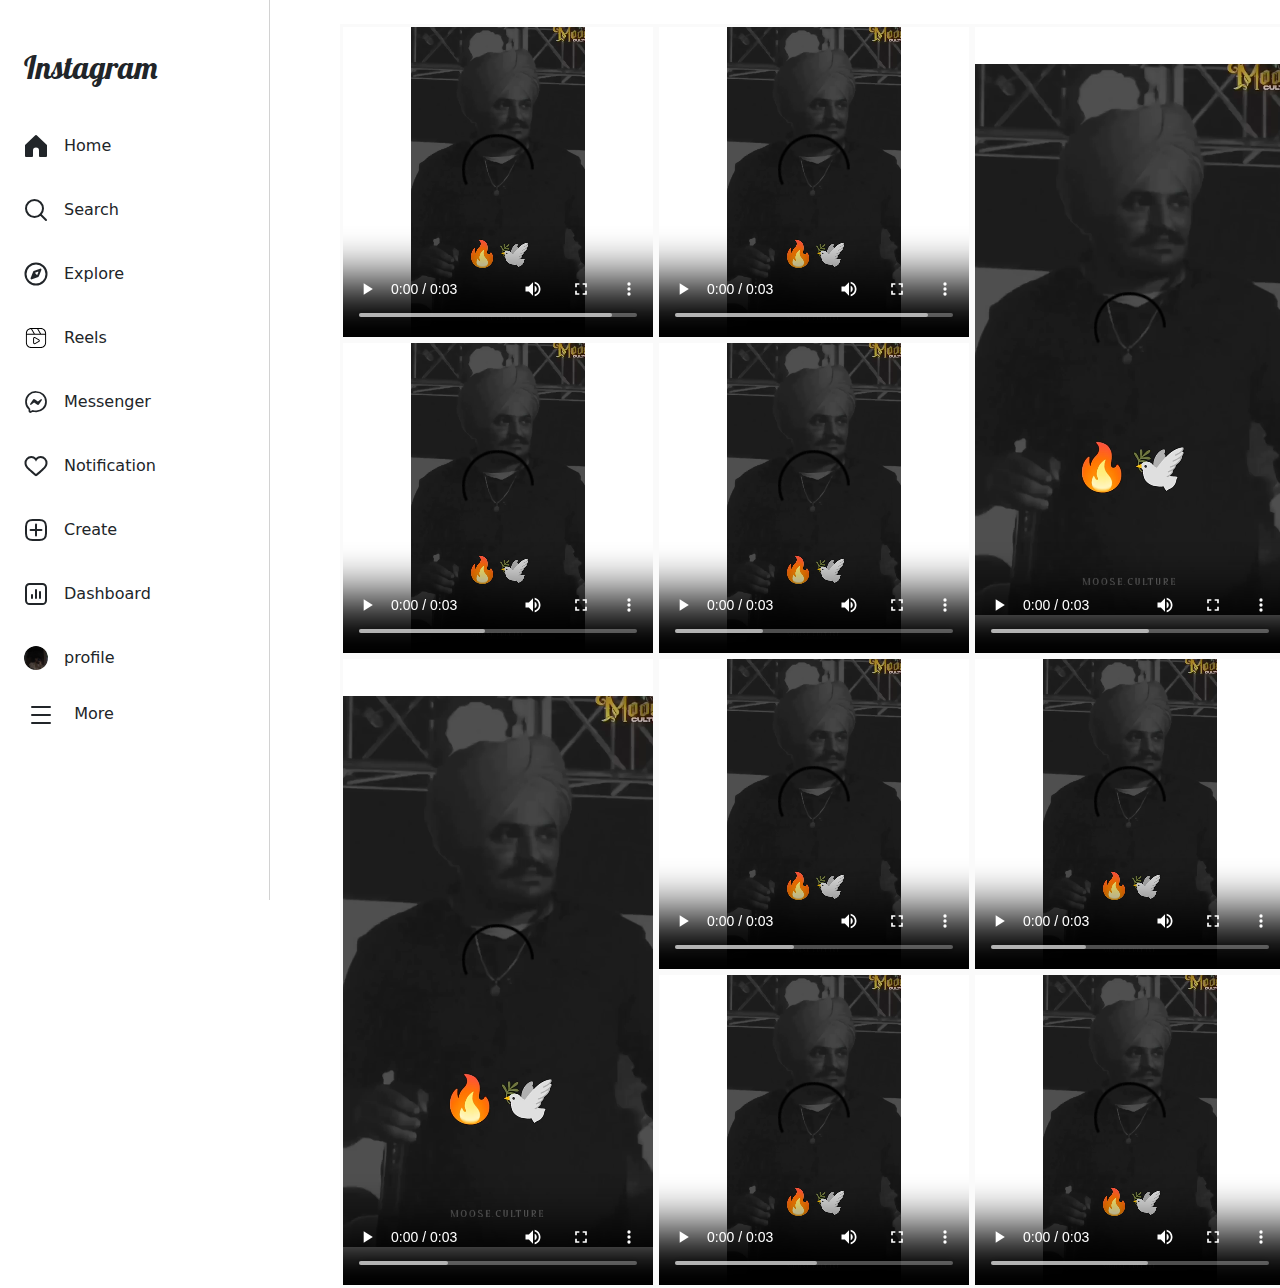
<file: explore.html>
<!DOCTYPE html>
<html lang="en">
<head>
    <meta charset="UTF-8">
    <meta name="viewport" content="width=device-width, initial-scale=1.0">
    <title>Log in</title>
    <link href="https://cdn.jsdelivr.net/npm/bootstrap@5.3.3/dist/css/bootstrap.min.css" rel="stylesheet" integrity="sha384-QWTKZyjpPEjISv5WaRU9OFeRpok6YctnYmDr5pNlyT2bRjXh0JMhjY6hW+ALEwIH" crossorigin="anonymous">
     <link rel="stylesheet" href="style.css">
     <link rel="preconnect" href="https://fonts.googleapis.com">
<link rel="preconnect" href="https://fonts.gstatic.com" crossorigin>
<link href="https://fonts.googleapis.com/css2?family=Lobster&display=swap" rel="stylesheet">
</head>
<body>
    
<!-- navbar top -->
<nav class="navbar d-md-none navbar-white border-bottom bg-white">
    <div class="container-fluid">
   
        <h1 class="heading_name fs-2 ms-2">Instagram</h1> 
        <input type="text" class="form-control form-control-sm bg-light" placeholder="Search..." style="width: 50%;">
        <button class="btn">
            <svg aria-label="Notifications" class="x1lliihq x1n2onr6 x5n08af me-2" fill="currentColor" height="24" role="img" viewBox="0 0 24 24" width="24"><title>Notifications</title><path d="M16.792 3.904A4.989 4.989 0 0 1 21.5 9.122c0 3.072-2.652 4.959-5.197 7.222-2.512 2.243-3.865 3.469-4.303 3.752-.477-.309-2.143-1.823-4.303-3.752C5.141 14.072 2.5 12.167 2.5 9.122a4.989 4.989 0 0 1 4.708-5.218 4.21 4.21 0 0 1 3.675 1.941c.84 1.175.98 1.763 1.12 1.763s.278-.588 1.11-1.766a4.17 4.17 0 0 1 3.679-1.938m0-2a6.04 6.04 0 0 0-4.797 2.127 6.052 6.052 0 0 0-4.787-2.127A6.985 6.985 0 0 0 .5 9.122c0 3.61 2.55 5.827 5.015 7.97.283.246.569.494.853.747l1.027.918a44.998 44.998 0 0 0 3.518 3.018 2 2 0 0 0 2.174 0 45.263 45.263 0 0 0 3.626-3.115l.922-.824c.293-.26.59-.519.885-.774 2.334-2.025 4.98-4.32 4.98-7.94a6.985 6.985 0 0 0-6.708-7.218Z"></path></svg>

        </button>
    </div>
  </nav>
<!-- navbar end -->
   <!-- offcanvas top -->
   <div class="offcanvas offcanvas-start text-bg-white sidebar-nav" 
   tabindex="-1" 
   id="offcanvasExample" 
   aria-labelledby="offcanvasExampleLabel"
   >
    <div class="offcanvas-body">
        <ul class="navbar-nav">
         
            <li class="nav-item ms-2 py-3 my-3">
              
                <h1 class="heading_name fs-2">Instagram</h1>
              
            </li>
          
          
            <li class="nav-item mb-4 ms-2">
                <a class="nav-link sidebar-link d-inline-flex align-items-center justify-content-center" 
                  href="dashboard.html">
                  <svg aria-label="Home" class="x1lliihq x1n2onr6 x5n08af" fill="currentColor" height="24" role="img" viewBox="0 0 24 24" width="24"><title>Home</title><path d="M22 23h-6.001a1 1 0 0 1-1-1v-5.455a2.997 2.997 0 1 0-5.993 0V22a1 1 0 0 1-1 1H2a1 1 0 0 1-1-1V11.543a1.002 1.002 0 0 1 .31-.724l10-9.543a1.001 1.001 0 0 1 1.38 0l10 9.543a1.002 1.002 0 0 1 .31.724V22a1 1 0 0 1-1 1Z"></path></svg>
                  <span class="ms-3">Home</span>
               </a>
                 
            </li>
            <li class="nav-item ms-2 mb-4">
                <a class="nav-link sidebar-link d-inline-flex align-items-center justify-content-center" 
                  href="#">
                  <svg aria-label="Explore" class="x1lliihq x1n2onr6 x5n08af" fill="currentColor" height="24" role="img" viewBox="0 0 24 24" width="24"><title>Search</title><path d="M19 10.5A8.5 8.5 0 1 1 10.5 2a8.5 8.5 0 0 1 8.5 8.5Z" fill="none" stroke="currentColor" stroke-linecap="round" stroke-linejoin="round" stroke-width="2"></path><line fill="none" stroke="currentColor" stroke-linecap="round" stroke-linejoin="round" stroke-width="2" x1="16.511" x2="22" y1="16.511" y2="22"></line></svg>                       
                  <span class="ms-3">Search</span>
               </a>
                  
            </li>
           <li class="nav-item ms-2 mb-4">
            <a class="nav-link sidebar-link d-inline-flex align-items-center justify-content-center" 
            href="explore.html">
            <svg aria-label="Explore" class="x1lliihq x1n2onr6 x5n08af" fill="currentColor" height="24" role="img" viewBox="0 0 24 24" width="24"><title>Explore</title><polygon fill="none" points="13.941 13.953 7.581 16.424 10.06 10.056 16.42 7.585 13.941 13.953" stroke="currentColor" stroke-linecap="round" stroke-linejoin="round" stroke-width="2"></polygon><polygon fill-rule="evenodd" points="10.06 10.056 13.949 13.945 7.581 16.424 10.06 10.056"></polygon><circle cx="12.001" cy="12.005" fill="none" r="10.5" stroke="currentColor" stroke-linecap="round" stroke-linejoin="round" stroke-width="2"></circle></svg>                      
            <span class="ms-3">Explore</span>
         </a>
               
            </li> 
            <li class="nav-item ms-2 mb-4">
                <a class="nav-link sidebar-link d-inline-flex align-items-center justify-content-center" 
            href="reels.html">
            <svg xmlns="http://www.w3.org/2000/svg" x="0px" y="0px" width="24" height="24" viewBox="0 0 50 50">
                <path d="M 15 4 C 8.9365932 4 4 8.9365932 4 15 L 4 35 C 4 41.063407 8.9365932 46 15 46 L 35 46 C 41.063407 46 46 41.063407 46 35 L 46 15 C 46 8.9365932 41.063407 4 35 4 L 15 4 z M 16.740234 6 L 27.425781 6 L 33.259766 16 L 22.574219 16 L 16.740234 6 z M 29.740234 6 L 35 6 C 39.982593 6 44 10.017407 44 15 L 44 16 L 35.574219 16 L 29.740234 6 z M 14.486328 6.1035156 L 20.259766 16 L 6 16 L 6 15 C 6 10.199833 9.7581921 6.3829803 14.486328 6.1035156 z M 6 18 L 44 18 L 44 35 C 44 39.982593 39.982593 44 35 44 L 15 44 C 10.017407 44 6 39.982593 6 35 L 6 18 z M 21.978516 23.013672 C 20.435152 23.049868 19 24.269284 19 25.957031 L 19 35.041016 C 19 37.291345 21.552344 38.713255 23.509766 37.597656 L 31.498047 33.056641 C 33.442844 31.951609 33.442844 29.044485 31.498047 27.939453 L 23.509766 23.398438 L 23.507812 23.398438 C 23.018445 23.120603 22.49297 23.001607 21.978516 23.013672 z M 21.982422 24.986328 C 22.158626 24.988232 22.342399 25.035052 22.521484 25.136719 L 30.511719 29.677734 C 31.220922 30.080703 31.220922 30.915391 30.511719 31.318359 L 22.519531 35.859375 C 21.802953 36.267773 21 35.808686 21 35.041016 L 21 25.957031 C 21 25.573196 21.201402 25.267385 21.492188 25.107422 C 21.63758 25.02744 21.806217 24.984424 21.982422 24.986328 z"></path>
                </svg>   
            <span class="ms-3">Reels</span>
         </a>
               
            </li> 
            <li class="nav-item ms-2 mb-4">
                <a class="nav-link sidebar-link d-inline-flex align-items-center justify-content-center" 
                href="#">
                <svg aria-label="Messenger" class="x1lliihq x1n2onr6 x5n08af" fill="currentColor" height="24" role="img" viewBox="0 0 24 24" width="24"><title>Messenger</title><path d="M12.003 2.001a9.705 9.705 0 1 1 0 19.4 10.876 10.876 0 0 1-2.895-.384.798.798 0 0 0-.533.04l-1.984.876a.801.801 0 0 1-1.123-.708l-.054-1.78a.806.806 0 0 0-.27-.569 9.49 9.49 0 0 1-3.14-7.175 9.65 9.65 0 0 1 10-9.7Z" fill="none" stroke="currentColor" stroke-miterlimit="10" stroke-width="1.739"></path><path d="M17.79 10.132a.659.659 0 0 0-.962-.873l-2.556 2.05a.63.63 0 0 1-.758.002L11.06 9.47a1.576 1.576 0 0 0-2.277.42l-2.567 3.98a.659.659 0 0 0 .961.875l2.556-2.049a.63.63 0 0 1 .759-.002l2.452 1.84a1.576 1.576 0 0 0 2.278-.42Z" fill-rule="evenodd"></path></svg>                   

                <span class="ms-3">Messenger</span>
             </a>
               
            </li> 

            <li class="nav-item ms-2 mb-4">
                <a class="nav-link sidebar-link d-inline-flex align-items-center justify-content-center" 
                href="#">
                <svg aria-label="Notifications" class="x1lliihq x1n2onr6 x5n08af" fill="currentColor" height="24" role="img" viewBox="0 0 24 24" width="24"><title>Notifications</title><path d="M16.792 3.904A4.989 4.989 0 0 1 21.5 9.122c0 3.072-2.652 4.959-5.197 7.222-2.512 2.243-3.865 3.469-4.303 3.752-.477-.309-2.143-1.823-4.303-3.752C5.141 14.072 2.5 12.167 2.5 9.122a4.989 4.989 0 0 1 4.708-5.218 4.21 4.21 0 0 1 3.675 1.941c.84 1.175.98 1.763 1.12 1.763s.278-.588 1.11-1.766a4.17 4.17 0 0 1 3.679-1.938m0-2a6.04 6.04 0 0 0-4.797 2.127 6.052 6.052 0 0 0-4.787-2.127A6.985 6.985 0 0 0 .5 9.122c0 3.61 2.55 5.827 5.015 7.97.283.246.569.494.853.747l1.027.918a44.998 44.998 0 0 0 3.518 3.018 2 2 0 0 0 2.174 0 45.263 45.263 0 0 0 3.626-3.115l.922-.824c.293-.26.59-.519.885-.774 2.334-2.025 4.98-4.32 4.98-7.94a6.985 6.985 0 0 0-6.708-7.218Z"></path></svg>  
                <span class="ms-3">Notification</span>
             </a>
               
            </li> 
            <li class="nav-item ms-2 mb-4">
                <a class="nav-link sidebar-link d-inline-flex align-items-center justify-content-center" 
                href="reels.html">
                <svg aria-label="New post" class="x1lliihq x1n2onr6 x5n08af" fill="currentColor" height="24" role="img" viewBox="0 0 24 24" width="24"><title>New post</title><path d="M2 12v3.45c0 2.849.698 4.005 1.606 4.944.94.909 2.098 1.608 4.946 1.608h6.896c2.848 0 4.006-.7 4.946-1.608C21.302 19.455 22 18.3 22 15.45V8.552c0-2.849-.698-4.006-1.606-4.945C19.454 2.7 18.296 2 15.448 2H8.552c-2.848 0-4.006.699-4.946 1.607C2.698 4.547 2 5.703 2 8.552Z" fill="none" stroke="currentColor" stroke-linecap="round" stroke-linejoin="round" stroke-width="2"></path><line fill="none" stroke="currentColor" stroke-linecap="round" stroke-linejoin="round" stroke-width="2" x1="6.545" x2="17.455" y1="12.001" y2="12.001"></line><line fill="none" stroke="currentColor" stroke-linecap="round" stroke-linejoin="round" stroke-width="2" x1="12.003" x2="12.003" y1="6.545" y2="17.455"></line></svg>

                <span class="ms-3">Create</span>
             </a>
               
            </li>
            <li class="nav-item ms-2 mb-4">
                <a class="nav-link sidebar-link d-inline-flex align-items-center justify-content-center" 
                href="#">
                <svg aria-label="Professional dashboard" class="x1lliihq x1n2onr6 x5n08af" fill="currentColor" height="24" role="img" viewBox="0 0 24 24" width="24"><title>Professional dashboard</title><path d="M8 12a1 1 0 0 0-1 1v3a1 1 0 1 0 2 0v-3a1 1 0 0 0-1-1Zm8-3a1 1 0 0 0-1 1v6a1 1 0 1 0 2 0v-6a1 1 0 0 0-1-1Zm-4-2a1 1 0 0 0-1 1v8a1 1 0 1 0 2 0V8a1 1 0 0 0-1-1Z"></path><path d="M18.44 1H5.567a4.565 4.565 0 0 0-4.56 4.56v12.873a4.565 4.565 0 0 0 4.56 4.56H18.44a4.565 4.565 0 0 0 4.56-4.56V5.56A4.565 4.565 0 0 0 18.44 1ZM21 18.433a2.563 2.563 0 0 1-2.56 2.56H5.567a2.563 2.563 0 0 1-2.56-2.56V5.56A2.563 2.563 0 0 1 5.568 3H18.44A2.563 2.563 0 0 1 21 5.56v12.873Z"></path></svg>  
                <span class="ms-3">Dashboard</span>
             </a>
               
            </li>
            <li class="nav-item ms-2 mb-4">
                <a class="nav-link sidebar-link d-inline-flex align-items-center justify-content-center" 
                href="profile.html">
                <img class="profile-icon-menu" src="./img/images.jpeg" alt="">        
                <span class="ms-3">profile</span>
             </a>
               
            </li>
            <li class="nav-item ms-2 mb-4">
                <a class="nav-link sidebar-link d-inline-flex align-items-center justify-content-center" ></a>
                  <svg aria-label="Settings" class="x1lliihq x1n2onr6 x5n08af" fill="currentColor" height="24" role="img" viewBox="0 0 24 24" width="24"><title>Settings</title><line fill="none" stroke="currentColor" stroke-linecap="round" stroke-linejoin="round" stroke-width="2" x1="3" x2="21" y1="4" y2="4"></line><line fill="none" stroke="currentColor" stroke-linecap="round" stroke-linejoin="round" stroke-width="2" x1="3" x2="21" y1="12" y2="12"></line><line fill="none" stroke="currentColor" stroke-linecap="round" stroke-linejoin="round" stroke-width="2" x1="3" x2="21" y1="20" y2="20"></line></svg>                      
                  <span class="ms-3">More</span>
                  </a>
               
            </li>
        </ul> 

    </div>
  </div>
<!-- offcanvas end -->
        
    <div class="container mt-4 post-section1 g-0">
        <div class="grid-container ">
            <video class="grid-item ms-grid" src="./video/shub video.mp4"controls></video>
            <video class="grid-item ms-grid" src="./video/shub video.mp4" controls  loop></video>
            <video class="grid-item tall ms-grid-tall" src="./video/shub video.mp4" controls loop></video>
            <video class="grid-item ms-grid" src="./video/shub video.mp4" controls  loop></video>
            <video class="grid-item ms-grid" src="./video/shub video.mp4" controls  loop></video>
            <video class="grid-item tall ms-grid-tall" src="./video/shub video.mp4" controls loop></video>
            <video class="grid-item ms-grid" src="./video/shub video.mp4" controls  loop></video>
            <video class="grid-item ms-grid" src="./video/shub video.mp4" controls  loop></video>
            <video class="grid-item ms-grid" src="./video/shub video.mp4" controls  loop></video>
            <video class="grid-item ms-grid" src="./video/shub video.mp4" controls  loop></video>
        </div>
    </div>

        <!-- Bottom Navigation -->
        <nav class="bottom-nav p-2 justify-content-around mobile-menu ">
          <a class="btn btn-light" href="./dashboard.html">
              <svg aria-label="Home" class="x1lliihq x1n2onr6 x5n08af" fill="currentColor" height="24" role="img" viewBox="0 0 24 24" width="24"><title>Home</title><path d="M22 23h-6.001a1 1 0 0 1-1-1v-5.455a2.997 2.997 0 1 0-5.993 0V22a1 1 0 0 1-1 1H2a1 1 0 0 1-1-1V11.543a1.002 1.002 0 0 1 .31-.724l10-9.543a1.001 1.001 0 0 1 1.38 0l10 9.543a1.002 1.002 0 0 1 .31.724V22a1 1 0 0 1-1 1Z"></path></svg>
          </a>
          <a class="btn btn-light" href="./explore.html">
              <svg aria-label="Explore" class="x1lliihq x1n2onr6 x5n08af" fill="currentColor" height="24" role="img" viewBox="0 0 24 24" width="24"><title>Explore</title><polygon fill="none" points="13.941 13.953 7.581 16.424 10.06 10.056 16.42 7.585 13.941 13.953" stroke="currentColor" stroke-linecap="round" stroke-linejoin="round" stroke-width="2"></polygon><polygon fill-rule="evenodd" points="10.06 10.056 13.949 13.945 7.581 16.424 10.06 10.056"></polygon><circle cx="12.001" cy="12.005" fill="none" r="10.5" stroke="currentColor" stroke-linecap="round" stroke-linejoin="round" stroke-width="2"></circle></svg>                      

          </a>
          <a class="btn btn-light" href="">
              <svg xmlns="http://www.w3.org/2000/svg" x="0px" y="0px" width="24" height="24" viewBox="0 0 50 50">
                  <path d="M 15 4 C 8.9365932 4 4 8.9365932 4 15 L 4 35 C 4 41.063407 8.9365932 46 15 46 L 35 46 C 41.063407 46 46 41.063407 46 35 L 46 15 C 46 8.9365932 41.063407 4 35 4 L 15 4 z M 16.740234 6 L 27.425781 6 L 33.259766 16 L 22.574219 16 L 16.740234 6 z M 29.740234 6 L 35 6 C 39.982593 6 44 10.017407 44 15 L 44 16 L 35.574219 16 L 29.740234 6 z M 14.486328 6.1035156 L 20.259766 16 L 6 16 L 6 15 C 6 10.199833 9.7581921 6.3829803 14.486328 6.1035156 z M 6 18 L 44 18 L 44 35 C 44 39.982593 39.982593 44 35 44 L 15 44 C 10.017407 44 6 39.982593 6 35 L 6 18 z M 21.978516 23.013672 C 20.435152 23.049868 19 24.269284 19 25.957031 L 19 35.041016 C 19 37.291345 21.552344 38.713255 23.509766 37.597656 L 31.498047 33.056641 C 33.442844 31.951609 33.442844 29.044485 31.498047 27.939453 L 23.509766 23.398438 L 23.507812 23.398438 C 23.018445 23.120603 22.49297 23.001607 21.978516 23.013672 z M 21.982422 24.986328 C 22.158626 24.988232 22.342399 25.035052 22.521484 25.136719 L 30.511719 29.677734 C 31.220922 30.080703 31.220922 30.915391 30.511719 31.318359 L 22.519531 35.859375 C 21.802953 36.267773 21 35.808686 21 35.041016 L 21 25.957031 C 21 25.573196 21.201402 25.267385 21.492188 25.107422 C 21.63758 25.02744 21.806217 24.984424 21.982422 24.986328 z"></path>
                  </svg>   
                </a>
          <a class="btn btn-light" href="">
              <svg aria-label="New post" class="x1lliihq x1n2onr6 x5n08af" fill="currentColor" height="24" role="img" viewBox="0 0 24 24" width="24"><title>New post</title><path d="M2 12v3.45c0 2.849.698 4.005 1.606 4.944.94.909 2.098 1.608 4.946 1.608h6.896c2.848 0 4.006-.7 4.946-1.608C21.302 19.455 22 18.3 22 15.45V8.552c0-2.849-.698-4.006-1.606-4.945C19.454 2.7 18.296 2 15.448 2H8.552c-2.848 0-4.006.699-4.946 1.607C2.698 4.547 2 5.703 2 8.552Z" fill="none" stroke="currentColor" stroke-linecap="round" stroke-linejoin="round" stroke-width="2"></path><line fill="none" stroke="currentColor" stroke-linecap="round" stroke-linejoin="round" stroke-width="2" x1="6.545" x2="17.455" y1="12.001" y2="12.001"></line><line fill="none" stroke="currentColor" stroke-linecap="round" stroke-linejoin="round" stroke-width="2" x1="12.003" x2="12.003" y1="6.545" y2="17.455"></line></svg>
          </a>
          <a class="btn btn-light" href="">
              <svg aria-label="Messenger" class="x1lliihq x1n2onr6 x5n08af" fill="currentColor" height="24" role="img" viewBox="0 0 24 24" width="24"><title>Messenger</title><path d="M12.003 2.001a9.705 9.705 0 1 1 0 19.4 10.876 10.876 0 0 1-2.895-.384.798.798 0 0 0-.533.04l-1.984.876a.801.801 0 0 1-1.123-.708l-.054-1.78a.806.806 0 0 0-.27-.569 9.49 9.49 0 0 1-3.14-7.175 9.65 9.65 0 0 1 10-9.7Z" fill="none" stroke="currentColor" stroke-miterlimit="10" stroke-width="1.739"></path><path d="M17.79 10.132a.659.659 0 0 0-.962-.873l-2.556 2.05a.63.63 0 0 1-.758.002L11.06 9.47a1.576 1.576 0 0 0-2.277.42l-2.567 3.98a.659.659 0 0 0 .961.875l2.556-2.049a.63.63 0 0 1 .759-.002l2.452 1.84a1.576 1.576 0 0 0 2.278-.42Z" fill-rule="evenodd"></path></svg>                   
          </a>
          <a class="btn btn-light" href="">
              <svg aria-label="Professional dashboard" class="x1lliihq x1n2onr6 x5n08af" fill="currentColor" height="24" role="img" viewBox="0 0 24 24" width="24"><title>Professional dashboard</title><path d="M8 12a1 1 0 0 0-1 1v3a1 1 0 1 0 2 0v-3a1 1 0 0 0-1-1Zm8-3a1 1 0 0 0-1 1v6a1 1 0 1 0 2 0v-6a1 1 0 0 0-1-1Zm-4-2a1 1 0 0 0-1 1v8a1 1 0 1 0 2 0V8a1 1 0 0 0-1-1Z"></path><path d="M18.44 1H5.567a4.565 4.565 0 0 0-4.56 4.56v12.873a4.565 4.565 0 0 0 4.56 4.56H18.44a4.565 4.565 0 0 0 4.56-4.56V5.56A4.565 4.565 0 0 0 18.44 1ZM21 18.433a2.563 2.563 0 0 1-2.56 2.56H5.567a2.563 2.563 0 0 1-2.56-2.56V5.56A2.563 2.563 0 0 1 5.568 3H18.44A2.563 2.563 0 0 1 21 5.56v12.873Z"></path></svg>
          </a>
          <a class="btn btn-light" href="./profile.html">
              <img class="profile-icon-menu" src="./img/images.jpeg" alt="">   
          </a>
      </nav>
       <!-- add bookdetail modal -->
       <div 
       class="modal fade"
       id="add_employee"
       data-bs-backdrop="static"
       tabindex="-1"
       aria-hidden="true"
       style="backdrop-filter: blue (5px);">
            <div class="modal-dialog modal-dialog-centered">
                 <div class="modal-content">
                    <div class="modal-header text-bg-dark">
                      <h5 class="modal-title">Add Book Deatils</h5>
                      <button 
                      class="btn-close btn-close-white"
                      type="button"
                      data-bs-dismiss="modal"
                      aria-label="Close"></button>
                    </div>
                    <div class="modal-body">
                         <form>
                          <div class="container">
                              <div class="row gx-2">
                                  <div class="col-md-6">
                                     <div class="mb-3">
                                         <input type="text" class="form-control form-control-sm" placeholder="Book Name" required>
                                     </div>
                                  </div>
                                  <div class="col-md-6">
                                     <div class="mb-3">
                                         <input type="text" class="form-control form-control-sm" placeholder="ISBN Nnumber" required>
                                     </div>
                                  </div>
                                  <div class="col-md-6">
                                     <div class="mb-3">
                                         <input type="text" class="form-control form-control-sm" placeholder="Author Name" required>
                                     </div>
                                  </div>
                                  <div class="col-md-6">
                                       <div class="mb-3">
                                           <input type="text" class="form-control form-control-sm" placeholder="Publisher Number" required>
                                       </div>
                                  </div>
                                  <div class="col-md-12">
                                     <div class="mb-3">
                                         <select class="form-select form-select-sm" aria-label="job assigned">
                                             <option selected>Category / Courses</option>
                                             <option value="Graphic Designer">USPC</option>
                                             <option value="Web Designer">GATE</option>
                                             <option value="Web developer">MCA Entrance</option>
                                         </select>
                                     </div>
                                </div>
                                <div class="col-md-10">
                                     <div class="d-grid">
                                        <button 
                                        class="btn btn-sm btn-success mb-md-0 mb-2"
                                        type="submit"
                                        >Publish</button>
                                     </div>
                                </div>
                                <div class="col-md-2">
                                 <div class="d-grid">
                                    <button 
                                    class="btn btn-sm btn-warning"
                                    type="button"
                                    data-bs-dismiss="modal"
                                    aria-label="Close"
                                     >Close</button>
                                 </div>
                            </div>
                              </div>
                          </div>
                         </form>
                    </div>
                 </div>
            </div>
       </div>
     <!-- add bookdetail modal -->
       <!-- add atudentdetails modal -->
       <div 
       class="modal fade"
       id="Add_student"
       data-bs-backdrop="static"
       tabindex="-1"
       aria-hidden="true"
       style="backdrop-filter: blue (5px);">
            <div class="modal-dialog modal-dialog-centered">
                 <div class="modal-content">
                    <div class="modal-header text-bg-dark">
                      <h5 class="modal-title">Add Student</h5>
                      <button 
                      class="btn-close btn-close-white"
                      type="button"
                      data-bs-dismiss="modal"
                      aria-label="Close"></button>
                    </div>
                    <div class="modal-body">
                         <form>
                          <div class="container">
                              <div class="row gx-2">
                                  <div class="col-md-6">
                                     <div class="mb-3">
                                         <input type="text" class="form-control form-control-sm" placeholder="Full Name" required>
                                     </div>
                                  </div>
                                  <div class="col-md-6">
                                     <div class="mb-3">
                                         <input type="email" class="form-control form-control-sm" placeholder="Email" required>
                                     </div>
                                  </div>
                                  <div class="col-md-6">
                                       <div class="mb-3">
                                           <input type="text" class="form-control form-control-sm" placeholder="Phone Nnumber" required>
                                       </div>
                                  </div>
                                  <div class="col-md-6">
                                    <div class="mb-3">
                                        <input type="text" class="form-control form-control-sm" placeholder="Address" required>
                                    </div>
                               </div>
                                <div class="col-md-10">
                                     <div class="d-grid">
                                        <button 
                                        class="btn btn-sm btn-success mb-md-0 mb-2"
                                        type="submit"
                                        >Save</button>
                                     </div>
                                </div>
                                <div class="col-md-2">
                                 <div class="d-grid">
                                    <button 
                                    class="btn btn-sm btn-warning"
                                    type="button"
                                    data-bs-dismiss="modal"
                                    aria-label="Close"
                                     >Close</button>
                                 </div>
                            </div>
                              </div>
                          </div>
                         </form>
                    </div>
                 </div>
            </div>
       </div>
     <!-- add studentdetails modal -->
       <!-- add studentdetails modal -->
       <div 
       class="modal fade"
       id="Add_Loan"
       data-bs-backdrop="static"
       tabindex="-1"
       aria-hidden="true"
       style="backdrop-filter: blue (5px);">
            <div class="modal-dialog modal-dialog-centered">
                 <div class="modal-content">
                    <div class="modal-header text-bg-dark">
                      <h5 class="modal-title text-uppercase">Add Loan</h5>
                      <button 
                      class="btn-close btn-close-white"
                      type="button"
                      data-bs-dismiss="modal"
                      aria-label="Close"></button>
                    </div>
                    <div class="modal-body">
                         <form>
                          <div class="container">
                              <div class="row gx-2">
                                  <div class="col-md-6">
                                    <div class="mb-3">
                                      <label for="" class="form-label">Select Book</label>
                                      <select class="form-select form-select-sm" aria-label="job assigned">
                                          <option selected>Select Please</option>
                                          <option value="Graphic Designer">USPC</option>
                                          <option value="Web Designer">GATE</option>
                                          <option value="Web developer">MCA Entrance</option>
                                      </select>
                                  </div>
                                  </div>
                                  <div class="col-md-6">
                                    <div class="mb-3">
                                      <label for="" class="form-label">Select Student</label>
                                      <select class="form-select form-select-sm" aria-label="job assigned">
                                          <option selected>Select Please</option>
                                          <option value="">Ali</option>
                                          <option value="">Awais</option>
                                          <option value="">Asad</option>
                                      </select>
                                  </div>
                                  </div>
                                  <div class="col-md-6">
                                       <div class="mb-3">
                                            <label for="Loan-date">Loan Date</label>
                                           <input  id="Loan-date" type="date" class="form-control form-control-sm"required>
                                       </div>
                                  </div>
                                  <div class="col-md-6">
                                    <div class="mb-3">
                                      <label for="Loan-date">Return Date</label>
                                     <input  id="Loan-date" type="date" class="form-control form-control-sm"required>
                                 </div>
                               </div>
                                <div class="col-md-10">
                                     <div class="d-grid">
                                        <button 
                                        class="btn btn-sm btn-success mb-md-0 mb-2"
                                        type="submit"
                                        >Save</button>
                                     </div>
                                </div>
                                <div class="col-md-2">
                                 <div class="d-grid">
                                    <button 
                                    class="btn btn-sm btn-warning"
                                    type="button"
                                    data-bs-dismiss="modal"
                                    aria-label="Close"
                                     >Close</button>
                                 </div>
                            </div>
                              </div>
                          </div>
                         </form>
                    </div>
                 </div>
            </div>
       </div>
     <!-- add studentdetails modal -->
        <!-- add plain modal -->
        <div 
        class="modal fade"
        id="add_plain"
        data-bs-backdrop="static"
        tabindex="-1"
        aria-hidden="true"
        style="backdrop-filter: blue (5px);">
             <div class="modal-dialog modal-dialog-centered">
                  <div class="modal-content">
                     <div class="modal-header text-bg-dark">
                       <h5 class="modal-title text-uppercase">Add Plains</h5>
                       <button 
                       class="btn-close btn-close-white"
                       type="button"
                       data-bs-dismiss="modal"
                       aria-label="Close"></button>
                     </div>
                     <div class="modal-body">
                          <form>
                           <div class="container">
                               <div class="row gx-2">
                                   <div class="col-md-12">
                                     <div class="mb-3">
                                       <label for="" class="form-label"> Title</label>
                                       <select class="form-select form-select-sm" aria-label="job assigned">
                                           <option selected>Select Please</option>
                                           <option value="Graphic Designer">BASIC</option>
                                           <option value="Web Designer">STANDARD</option>
                                           <option value="Web developer">PREMIUM</option>
                                       </select>
                                   </div>
                                   </div>
                                   <div class="col-md-12">
                                     <div class="mb-3">
                                       <label for="" class="form-label">Amount</label>
                                       <select class="form-select form-select-sm" aria-label="job assigned">
                                           <option selected>Select Please</option>
                                           <option value="">
                                       
                                             Rs: 300
                                            </option>
                                           <option value="">
                                        
                                             Rs: 750
                                           </option>
                                           <option value="">
                                        
                                              Rs: 1200
                                           </option>
                                       </select>
                                   </div>
                                   </div>
                                   <div class="col-md-12">
                                    <div class="mb-3">
                                      <label for="" class="form-label"> Duration</label>
                                      <select class="form-select form-select-sm" aria-label="job assigned">
                                          <option selected>Select Please</option>
                                          <option value="Graphic Designer">1 Month</option>
                                          <option value="Web Designer">3 Month</option>
                                          <option value="Web developer">6 Month</option>
                                      </select>
                                  </div>
                                  </div>
                                
                                 <div class="col-md-10">
                                      <div class="d-grid">
                                         <button 
                                         class="btn btn-sm btn-success mb-md-0 mb-2"
                                         type="submit"
                                         >Save</button>
                                      </div>
                                 </div>
                                 <div class="col-md-2">
                                  <div class="d-grid">
                                     <button 
                                     class="btn btn-sm btn-warning"
                                     type="button"
                                     data-bs-dismiss="modal"
                                     aria-label="Close"
                                      >Close</button>
                                  </div>
                             </div>
                               </div>
                           </div>
                          </form>
                     </div>
                  </div>
             </div>
        </div>
      <!-- add plain modal -->
    
    <script src="https://cdn.jsdelivr.net/npm/bootstrap@5.3.3/dist/js/bootstrap.bundle.min.js" integrity="sha384-YvpcrYf0tY3lHB60NNkmXc5s9fDVZLESaAA55NDzOxhy9GkcIdslK1eN7N6jIeHz" crossorigin="anonymous"></script>
</body>
</html>
</file>
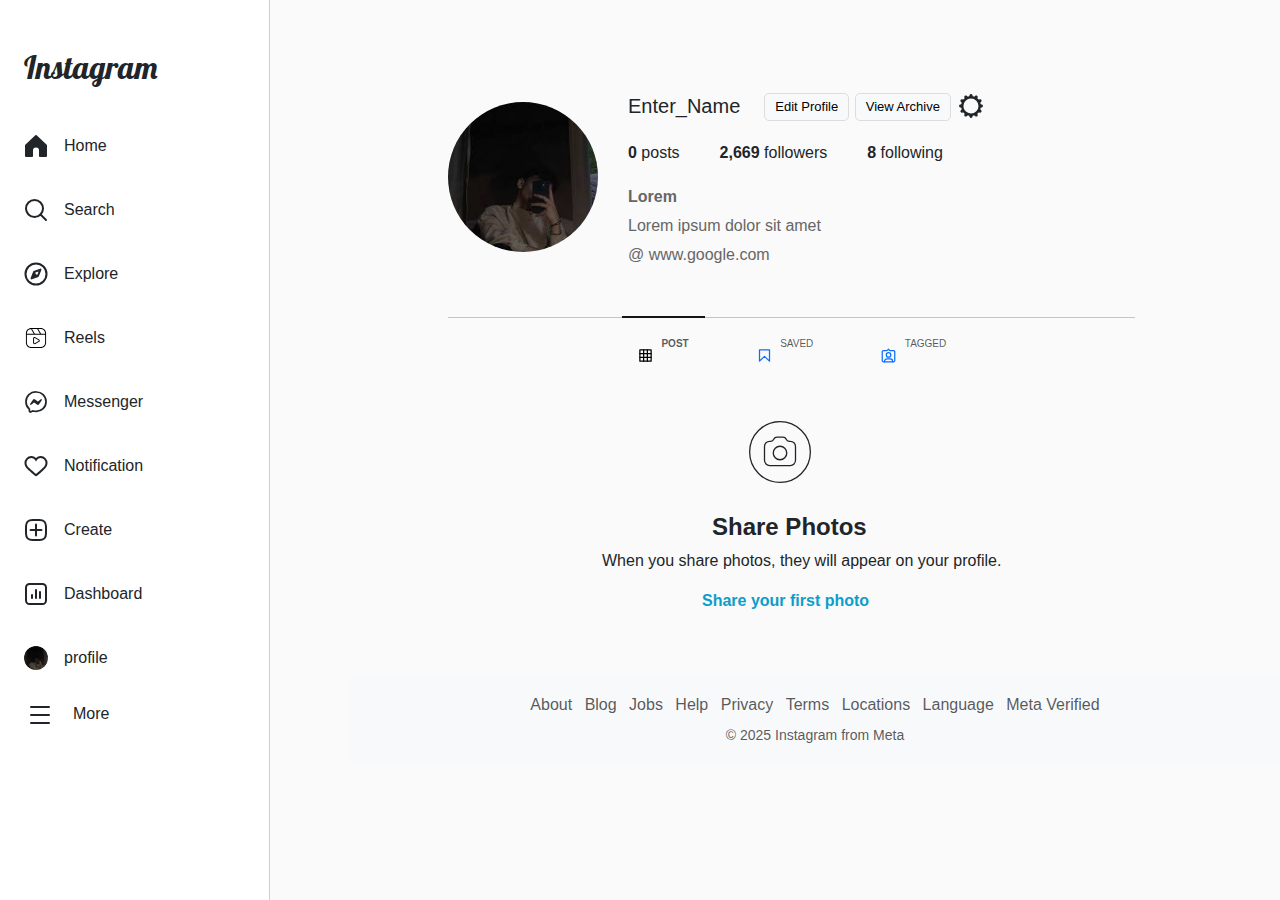
<file: profile.html>
<!DOCTYPE html>
<html lang="en">
<head>
    <meta charset="UTF-8">
    <meta name="viewport" content="width=device-width, initial-scale=1.0">
    <title>Log in</title>
    <link href="https://cdn.jsdelivr.net/npm/bootstrap@5.3.3/dist/css/bootstrap.min.css" rel="stylesheet" integrity="sha384-QWTKZyjpPEjISv5WaRU9OFeRpok6YctnYmDr5pNlyT2bRjXh0JMhjY6hW+ALEwIH" crossorigin="anonymous">
     <link rel="stylesheet" href="style.css">
     <link rel="preconnect" href="https://fonts.googleapis.com">
<link rel="preconnect" href="https://fonts.gstatic.com" crossorigin>
<link href="https://fonts.googleapis.com/css2?family=Lobster&display=swap" rel="stylesheet">
</head>
<style>
  body {
      background-color: #fafafa;
      font-family: Arial, sans-serif;
  }
  .profile-header {
      display: flex;
      align-items: center;
      padding: 20px;
      max-width: 935px;
      margin: auto;
  }
  .profile-pic {
      width: 150px;
      height: 150px;
      border-radius: 50%;
      margin-right: 30px;
  }
  .profile-info {
      flex-grow: 1;
  }
  .profile-info h1 {
      font-size: 28px;
      margin: 0;
  }
  .profile-info p {
      margin: 5px 0;
      color: #666;
  }
  .profile-stats {
      display: flex;
      margin: 20px 0;
  }
  .profile-stats div {
      margin-right: 40px;
  }
  .profile-stats span {
      font-weight: bold;
  }
  .profile-bio {
      margin: 10px 0;
  }
  .profile-posts {
      display: grid;
      grid-template-columns: repeat(3, 1fr);
      gap: 10px;
      max-width: 935px;
      margin: auto;
  }
  .profile-posts img {
      width: 100%;
      height: 100%;
      object-fit: cover;
  }
  .btn-edit {
      background-color: #fff;
      border: 1px solid #ddd;
      padding: 5px 10px;
      border-radius: 5px;
      cursor: pointer;
  }
  .hr-line{
    margin-left: -180px;
    width: 100%;
    margin-top: 50px;
  }
.nav{
  margin-left: 250px;
  margin-top: -38px;
}
/* Remove Bootstrap's default underline */
.nav-underline {
    --bs-nav-underline-border-width: 0 !important; /* Remove the default underline */
  }

  /* Custom CSS to add an above-line */
  .nav-underline .nav-link {
    position: relative;
    padding: 0.5rem 1rem; /* Adjust padding as needed */
    margin-left: 20px;
  }

  .nav-underline .nav-link::before {
    content: '';
    position: absolute;
    left: 0;
    right: 0;
    top: 0; /* Position the line above the text */
    height: 2px; /* Thickness of the line */
    background-color: transparent; /* Default state */
    transition: background-color 0.3s ease;
  }

  .nav-underline .nav-link.active::before {
    background-color: rgb(21, 21, 21); /* Color of the line for active link */
  }
  .text-class{
    font-size: 10px;
  }
  .x1lliihq12{
    height: 15px;
    width: 15px;
  }



</style>
<body>
    
<!-- navbar top -->
<nav class="navbar d-md-none navbar-white border-bottom bg-white">
    <div class="container-fluid">
      <svg xmlns="http://www.w3.org/2000/svg" width="24" height="24" fill="currentColor" class="bi bi-gear-wide" viewBox="0 0 16 16">
        <path d="M8.932.727c-.243-.97-1.62-.97-1.864 0l-.071.286a.96.96 0 0 1-1.622.434l-.205-.211c-.695-.719-1.888-.03-1.613.931l.08.284a.96.96 0 0 1-1.186 1.187l-.284-.081c-.96-.275-1.65.918-.931 1.613l.211.205a.96.96 0 0 1-.434 1.622l-.286.071c-.97.243-.97 1.62 0 1.864l.286.071a.96.96 0 0 1 .434 1.622l-.211.205c-.719.695-.03 1.888.931 1.613l.284-.08a.96.96 0 0 1 1.187 1.187l-.081.283c-.275.96.918 1.65 1.613.931l.205-.211a.96.96 0 0 1 1.622.434l.071.286c.243.97 1.62.97 1.864 0l.071-.286a.96.96 0 0 1 1.622-.434l.205.211c.695.719 1.888.03 1.613-.931l-.08-.284a.96.96 0 0 1 1.187-1.187l.283.081c.96.275 1.65-.918.931-1.613l-.211-.205a.96.96 0 0 1 .434-1.622l.286-.071c.97-.243.97-1.62 0-1.864l-.286-.071a.96.96 0 0 1-.434-1.622l.211-.205c.719-.695.03-1.888-.931-1.613l-.284.08a.96.96 0 0 1-1.187-1.186l.081-.284c.275-.96-.918-1.65-1.613-.931l-.205.211a.96.96 0 0 1-1.622-.434zM8 12.997a4.998 4.998 0 1 1 0-9.995 4.998 4.998 0 0 1 0 9.996z"/>
      </svg>
          <a href="#" class="text-decoration-none text-dark">Enter_Name <svg xmlns="http://www.w3.org/2000/svg" width="16" height="16" fill="currentColor" class="bi bi-chevron-down" viewBox="0 0 16 16">
            <path fill-rule="evenodd" d="M1.646 4.646a.5.5 0 0 1 .708 0L8 10.293l5.646-5.647a.5.5 0 0 1 .708.708l-6 6a.5.5 0 0 1-.708 0l-6-6a.5.5 0 0 1 0-.708"/>
          </svg></a>
      <button class="btn">
          <svg xmlns="http://www.w3.org/2000/svg" width="24" height="24" fill="currentColor" class="bi bi-threads" viewBox="0 0 16 16">
            <path d="M6.321 6.016c-.27-.18-1.166-.802-1.166-.802.756-1.081 1.753-1.502 3.132-1.502.975 0 1.803.327 2.394.948s.928 1.509 1.005 2.644q.492.207.905.484c1.109.745 1.719 1.86 1.719 3.137 0 2.716-2.226 5.075-6.256 5.075C4.594 16 1 13.987 1 7.994 1 2.034 4.482 0 8.044 0 9.69 0 13.55.243 15 5.036l-1.36.353C12.516 1.974 10.163 1.43 8.006 1.43c-3.565 0-5.582 2.171-5.582 6.79 0 4.143 2.254 6.343 5.63 6.343 2.777 0 4.847-1.443 4.847-3.556 0-1.438-1.208-2.127-1.27-2.127-.236 1.234-.868 3.31-3.644 3.31-1.618 0-3.013-1.118-3.013-2.582 0-2.09 1.984-2.847 3.55-2.847.586 0 1.294.04 1.663.114 0-.637-.54-1.728-1.9-1.728-1.25 0-1.566.405-1.967.868ZM8.716 8.19c-2.04 0-2.304.87-2.304 1.416 0 .878 1.043 1.168 1.6 1.168 1.02 0 2.067-.282 2.232-2.423a6.2 6.2 0 0 0-1.528-.161"/>
          </svg>
        </button>
    </div>
  </nav>

  <!-- offcanvas top -->
  <div class="offcanvas offcanvas-start text-bg-white sidebar-nav" 
  tabindex="-1" 
  id="offcanvasExample" 
  aria-labelledby="offcanvasExampleLabel"
  >
   <div class="offcanvas-body">
       <ul class="navbar-nav">
        
           <li class="nav-item ms-2 py-3 my-3">
             
               <h1 class="heading_name fs-2">Instagram</h1>
             
           </li>
         
         
           <li class="nav-item mb-4 ms-2">
               <a class="nav-link sidebar-link d-inline-flex align-items-center justify-content-center" 
                 href="dashboard.html">
                 <svg aria-label="Home" class="x1lliihq x1n2onr6 x5n08af" fill="currentColor" height="24" role="img" viewBox="0 0 24 24" width="24"><title>Home</title><path d="M22 23h-6.001a1 1 0 0 1-1-1v-5.455a2.997 2.997 0 1 0-5.993 0V22a1 1 0 0 1-1 1H2a1 1 0 0 1-1-1V11.543a1.002 1.002 0 0 1 .31-.724l10-9.543a1.001 1.001 0 0 1 1.38 0l10 9.543a1.002 1.002 0 0 1 .31.724V22a1 1 0 0 1-1 1Z"></path></svg>
                 <span class="ms-3">Home</span>
              </a>
                
           </li>
           <li class="nav-item ms-2 mb-4">
               <a class="nav-link sidebar-link d-inline-flex align-items-center justify-content-center" 
                 href="#">
                 <svg aria-label="Explore" class="x1lliihq x1n2onr6 x5n08af" fill="currentColor" height="24" role="img" viewBox="0 0 24 24" width="24"><title>Search</title><path d="M19 10.5A8.5 8.5 0 1 1 10.5 2a8.5 8.5 0 0 1 8.5 8.5Z" fill="none" stroke="currentColor" stroke-linecap="round" stroke-linejoin="round" stroke-width="2"></path><line fill="none" stroke="currentColor" stroke-linecap="round" stroke-linejoin="round" stroke-width="2" x1="16.511" x2="22" y1="16.511" y2="22"></line></svg>                       
                 <span class="ms-3">Search</span>
              </a>
                 
           </li>
          <li class="nav-item ms-2 mb-4">
           <a class="nav-link sidebar-link d-inline-flex align-items-center justify-content-center" 
           href="explore.html">
           <svg aria-label="Explore" class="x1lliihq x1n2onr6 x5n08af" fill="currentColor" height="24" role="img" viewBox="0 0 24 24" width="24"><title>Explore</title><polygon fill="none" points="13.941 13.953 7.581 16.424 10.06 10.056 16.42 7.585 13.941 13.953" stroke="currentColor" stroke-linecap="round" stroke-linejoin="round" stroke-width="2"></polygon><polygon fill-rule="evenodd" points="10.06 10.056 13.949 13.945 7.581 16.424 10.06 10.056"></polygon><circle cx="12.001" cy="12.005" fill="none" r="10.5" stroke="currentColor" stroke-linecap="round" stroke-linejoin="round" stroke-width="2"></circle></svg>                      
           <span class="ms-3">Explore</span>
        </a>
              
           </li> 
           <li class="nav-item ms-2 mb-4">
               <a class="nav-link sidebar-link d-inline-flex align-items-center justify-content-center" 
           href="reels.html">
           <svg xmlns="http://www.w3.org/2000/svg" x="0px" y="0px" width="24" height="24" viewBox="0 0 50 50">
               <path d="M 15 4 C 8.9365932 4 4 8.9365932 4 15 L 4 35 C 4 41.063407 8.9365932 46 15 46 L 35 46 C 41.063407 46 46 41.063407 46 35 L 46 15 C 46 8.9365932 41.063407 4 35 4 L 15 4 z M 16.740234 6 L 27.425781 6 L 33.259766 16 L 22.574219 16 L 16.740234 6 z M 29.740234 6 L 35 6 C 39.982593 6 44 10.017407 44 15 L 44 16 L 35.574219 16 L 29.740234 6 z M 14.486328 6.1035156 L 20.259766 16 L 6 16 L 6 15 C 6 10.199833 9.7581921 6.3829803 14.486328 6.1035156 z M 6 18 L 44 18 L 44 35 C 44 39.982593 39.982593 44 35 44 L 15 44 C 10.017407 44 6 39.982593 6 35 L 6 18 z M 21.978516 23.013672 C 20.435152 23.049868 19 24.269284 19 25.957031 L 19 35.041016 C 19 37.291345 21.552344 38.713255 23.509766 37.597656 L 31.498047 33.056641 C 33.442844 31.951609 33.442844 29.044485 31.498047 27.939453 L 23.509766 23.398438 L 23.507812 23.398438 C 23.018445 23.120603 22.49297 23.001607 21.978516 23.013672 z M 21.982422 24.986328 C 22.158626 24.988232 22.342399 25.035052 22.521484 25.136719 L 30.511719 29.677734 C 31.220922 30.080703 31.220922 30.915391 30.511719 31.318359 L 22.519531 35.859375 C 21.802953 36.267773 21 35.808686 21 35.041016 L 21 25.957031 C 21 25.573196 21.201402 25.267385 21.492188 25.107422 C 21.63758 25.02744 21.806217 24.984424 21.982422 24.986328 z"></path>
               </svg>   
           <span class="ms-3">Reels</span>
        </a>
              
           </li> 
           <li class="nav-item ms-2 mb-4">
               <a class="nav-link sidebar-link d-inline-flex align-items-center justify-content-center" 
               href="#">
               <svg aria-label="Messenger" class="x1lliihq x1n2onr6 x5n08af" fill="currentColor" height="24" role="img" viewBox="0 0 24 24" width="24"><title>Messenger</title><path d="M12.003 2.001a9.705 9.705 0 1 1 0 19.4 10.876 10.876 0 0 1-2.895-.384.798.798 0 0 0-.533.04l-1.984.876a.801.801 0 0 1-1.123-.708l-.054-1.78a.806.806 0 0 0-.27-.569 9.49 9.49 0 0 1-3.14-7.175 9.65 9.65 0 0 1 10-9.7Z" fill="none" stroke="currentColor" stroke-miterlimit="10" stroke-width="1.739"></path><path d="M17.79 10.132a.659.659 0 0 0-.962-.873l-2.556 2.05a.63.63 0 0 1-.758.002L11.06 9.47a1.576 1.576 0 0 0-2.277.42l-2.567 3.98a.659.659 0 0 0 .961.875l2.556-2.049a.63.63 0 0 1 .759-.002l2.452 1.84a1.576 1.576 0 0 0 2.278-.42Z" fill-rule="evenodd"></path></svg>                   

               <span class="ms-3">Messenger</span>
            </a>
              
           </li> 

           <li class="nav-item ms-2 mb-4">
               <a class="nav-link sidebar-link d-inline-flex align-items-center justify-content-center" 
               href="#">
               <svg aria-label="Notifications" class="x1lliihq x1n2onr6 x5n08af" fill="currentColor" height="24" role="img" viewBox="0 0 24 24" width="24"><title>Notifications</title><path d="M16.792 3.904A4.989 4.989 0 0 1 21.5 9.122c0 3.072-2.652 4.959-5.197 7.222-2.512 2.243-3.865 3.469-4.303 3.752-.477-.309-2.143-1.823-4.303-3.752C5.141 14.072 2.5 12.167 2.5 9.122a4.989 4.989 0 0 1 4.708-5.218 4.21 4.21 0 0 1 3.675 1.941c.84 1.175.98 1.763 1.12 1.763s.278-.588 1.11-1.766a4.17 4.17 0 0 1 3.679-1.938m0-2a6.04 6.04 0 0 0-4.797 2.127 6.052 6.052 0 0 0-4.787-2.127A6.985 6.985 0 0 0 .5 9.122c0 3.61 2.55 5.827 5.015 7.97.283.246.569.494.853.747l1.027.918a44.998 44.998 0 0 0 3.518 3.018 2 2 0 0 0 2.174 0 45.263 45.263 0 0 0 3.626-3.115l.922-.824c.293-.26.59-.519.885-.774 2.334-2.025 4.98-4.32 4.98-7.94a6.985 6.985 0 0 0-6.708-7.218Z"></path></svg>  
               <span class="ms-3">Notification</span>
            </a>
              
           </li> 
           <li class="nav-item ms-2 mb-4">
               <a class="nav-link sidebar-link d-inline-flex align-items-center justify-content-center" 
               href="reels.html">
               <svg aria-label="New post" class="x1lliihq x1n2onr6 x5n08af" fill="currentColor" height="24" role="img" viewBox="0 0 24 24" width="24"><title>New post</title><path d="M2 12v3.45c0 2.849.698 4.005 1.606 4.944.94.909 2.098 1.608 4.946 1.608h6.896c2.848 0 4.006-.7 4.946-1.608C21.302 19.455 22 18.3 22 15.45V8.552c0-2.849-.698-4.006-1.606-4.945C19.454 2.7 18.296 2 15.448 2H8.552c-2.848 0-4.006.699-4.946 1.607C2.698 4.547 2 5.703 2 8.552Z" fill="none" stroke="currentColor" stroke-linecap="round" stroke-linejoin="round" stroke-width="2"></path><line fill="none" stroke="currentColor" stroke-linecap="round" stroke-linejoin="round" stroke-width="2" x1="6.545" x2="17.455" y1="12.001" y2="12.001"></line><line fill="none" stroke="currentColor" stroke-linecap="round" stroke-linejoin="round" stroke-width="2" x1="12.003" x2="12.003" y1="6.545" y2="17.455"></line></svg>

               <span class="ms-3">Create</span>
            </a>
              
           </li>
           <li class="nav-item ms-2 mb-4">
               <a class="nav-link sidebar-link d-inline-flex align-items-center justify-content-center" 
               href="#">
               <svg aria-label="Professional dashboard" class="x1lliihq x1n2onr6 x5n08af" fill="currentColor" height="24" role="img" viewBox="0 0 24 24" width="24"><title>Professional dashboard</title><path d="M8 12a1 1 0 0 0-1 1v3a1 1 0 1 0 2 0v-3a1 1 0 0 0-1-1Zm8-3a1 1 0 0 0-1 1v6a1 1 0 1 0 2 0v-6a1 1 0 0 0-1-1Zm-4-2a1 1 0 0 0-1 1v8a1 1 0 1 0 2 0V8a1 1 0 0 0-1-1Z"></path><path d="M18.44 1H5.567a4.565 4.565 0 0 0-4.56 4.56v12.873a4.565 4.565 0 0 0 4.56 4.56H18.44a4.565 4.565 0 0 0 4.56-4.56V5.56A4.565 4.565 0 0 0 18.44 1ZM21 18.433a2.563 2.563 0 0 1-2.56 2.56H5.567a2.563 2.563 0 0 1-2.56-2.56V5.56A2.563 2.563 0 0 1 5.568 3H18.44A2.563 2.563 0 0 1 21 5.56v12.873Z"></path></svg>  
               <span class="ms-3">Dashboard</span>
            </a>
              
           </li>
           <li class="nav-item ms-2 mb-4">
               <a class="nav-link sidebar-link d-inline-flex align-items-center justify-content-center" 
               href="profile.html">
               <img class="profile-icon-menu" src="./img/images.jpeg" alt="">        
               <span class="ms-3">profile</span>
            </a>
              
           </li>
           <li class="nav-item ms-2 mb-4">
               <a class="nav-link sidebar-link d-inline-flex align-items-center justify-content-center" ></a>
                 <svg aria-label="Settings" class="x1lliihq x1n2onr6 x5n08af" fill="currentColor" height="24" role="img" viewBox="0 0 24 24" width="24"><title>Settings</title><line fill="none" stroke="currentColor" stroke-linecap="round" stroke-linejoin="round" stroke-width="2" x1="3" x2="21" y1="4" y2="4"></line><line fill="none" stroke="currentColor" stroke-linecap="round" stroke-linejoin="round" stroke-width="2" x1="3" x2="21" y1="12" y2="12"></line><line fill="none" stroke="currentColor" stroke-linecap="round" stroke-linejoin="round" stroke-width="2" x1="3" x2="21" y1="20" y2="20"></line></svg>                      
                 <span class="ms-3">More</span>
                 </a>
              
           </li>
       </ul> 

   </div>
 </div>
<!-- offcanvas end -->

    <div class="container post-section">
        <div class="row">
            <div class="col-12 ">
              <div class="profile-header ms-5 ps-5">
                <img src="./img/images.jpeg" class="profile-pic" alt="Profile Picture">
                <div class="profile-info">
                  <h1 class="mt-5 mb-3 d-flex pt-4 fs-5 edit-button-new align-items-center">Enter_Name 
                    
                        <div class="lg-button">
                          <button class="ms-4 btn-sm btn-edit bg-light"  style="font-size: small;">Edit Profile</button>
                          <button class="btn-edit btn-sm bg-light" style="font-size: small;">View Archive</button>
                        </div>
                        <svg xmlns="http://www.w3.org/2000/svg" width="24" height="24" fill="currentColor" class="ms-2 bi bi-gear-wide" viewBox="0 0 16 16">
                          <path d="M8.932.727c-.243-.97-1.62-.97-1.864 0l-.071.286a.96.96 0 0 1-1.622.434l-.205-.211c-.695-.719-1.888-.03-1.613.931l.08.284a.96.96 0 0 1-1.186 1.187l-.284-.081c-.96-.275-1.65.918-.931 1.613l.211.205a.96.96 0 0 1-.434 1.622l-.286.071c-.97.243-.97 1.62 0 1.864l.286.071a.96.96 0 0 1 .434 1.622l-.211.205c-.719.695-.03 1.888.931 1.613l.284-.08a.96.96 0 0 1 1.187 1.187l-.081.283c-.275.96.918 1.65 1.613.931l.205-.211a.96.96 0 0 1 1.622.434l.071.286c.243.97 1.62.97 1.864 0l.071-.286a.96.96 0 0 1 1.622-.434l.205.211c.695.719 1.888.03 1.613-.931l-.08-.284a.96.96 0 0 1 1.187-1.187l.283.081c.96.275 1.65-.918.931-1.613l-.211-.205a.96.96 0 0 1 .434-1.622l.286-.071c.97-.243.97-1.62 0-1.864l-.286-.071a.96.96 0 0 1-.434-1.622l.211-.205c.719-.695.03-1.888-.931-1.613l-.284.08a.96.96 0 0 1-1.187-1.186l.081-.284c.275-.96-.918-1.65-1.613-.931l-.205.211a.96.96 0 0 1-1.622-.434zM8 12.997a4.998 4.998 0 1 1 0-9.995 4.998 4.998 0 0 1 0 9.996z"/>
                        </svg>
                       
                  </h1>
                   <div class="d-md-none button-of-profile mb-5 mb-5">
                    <button class="ms-4 btn-edit  bg-light">Edit Profile</button>
                    <button class="btn-edit bg-light">View Archive</button>
                   </div>

                   <div class=" profile-stats new-view">
                    <div><span>0</span> posts</div>
                    <div><span>2,669</span> followers</div>
                    <div><span>8</span> following</div>
                </div>
                
                  <div class="profile-bio my-3">
                      <p><strong>Lorem</strong></p>
                      <p>Lorem ipsum dolor sit amet</p>
                      <p>@ www.google.com</p>
                  </div>
                   <hr class="hr-line">
                   <hr class="mt-5 d-md-none hr-class" >
                  <div class=" profile-stats d-md-none Mobile-new-view">
                    <div><span>0</span> posts</div>
                    <div><span>2,669</span> followers</div>
                    <div><span>8</span> following</div>
                </div>
                <hr class="d-md-none hr-class">

              </div>
            
            </div>
            </div>
        </div>
        <div class="row">
           <div class="col-md-12">
            <ul class="nav nav-post nav-underline">
              <li class="nav-item">
                <button class="nav-link active text-uppercase" 
                id="profile-tab" data-bs-toggle="tab" 
                data-bs-target="#secent_loan" 
                type="button" 
                role="tab" 
                aria-controls="secent_loan" 
                aria-selected="false"><svg aria-label="Posts" class="mt-4  x1lliihq12 x1n2onr6 x173jzuc" fill="currentColor" height="24" role="img" viewBox="0 0 24 24" width="24"><title>Posts</title><rect fill="none" height="18" stroke="currentColor" stroke-linecap="round" stroke-linejoin="round" stroke-width="2" width="18" x="3" y="3"></rect><line fill="none" stroke="currentColor" stroke-linecap="round" stroke-linejoin="round" stroke-width="2" x1="9.015" x2="9.015" y1="3" y2="21"></line><line fill="none" stroke="currentColor" stroke-linecap="round" stroke-linejoin="round" stroke-width="2" x1="14.985" x2="14.985" y1="3" y2="21"></line><line fill="none" stroke="currentColor" stroke-linecap="round" stroke-linejoin="round" stroke-width="2" x1="21" x2="3" y1="9.015" y2="9.015"></line><line fill="none" stroke="currentColor" stroke-linecap="round" stroke-linejoin="round" stroke-width="2" x1="21" x2="3" y1="14.985" y2="14.985"></line></svg>
                  <span class="text-muted ms-1 text-uppercase text-class">Post</span>
                </button>
              </li>
              <li class="nav-item">
                <button class="nav-link text-uppercase" 
                id="profile-tab" data-bs-toggle="tab" 
                data-bs-target="#secent_loan" 
                type="button" 
                role="tab" 
                aria-controls="secent_loan" 
                aria-selected="false" >
                  <svg aria-label="Saved" class="mt-4   x1lliihq12 x1n2onr6 x1roi4f4" fill="currentColor" height="24" role="img" viewBox="0 0 24 24" width="24"><title>Saved</title><polygon fill="none" points="20 21 12 13.44 4 21 4 3 20 3 20 21" stroke="currentColor" stroke-linecap="round" stroke-linejoin="round" stroke-width="2"></polygon></svg>
                  <span class="text-muted text-uppercase ms-1 text-class">Saved</span>
                </button>
              </li>
              <li class="nav-item">
                <button class="nav-link text-uppercase" 
                id="profile-tab" data-bs-toggle="tab" 
                data-bs-target="#secent_loan" 
                type="button" 
                role="tab" 
                aria-controls="secent_loan" 
                aria-selected="false">
                  <svg aria-label="Tagged" class="mt-4 x1lliihq12 x1n2onr6 x1roi4f4" fill="currentColor" height="24" role="img" viewBox="0 0 24 24" width="24"><title>Tagged</title><path d="M10.201 3.797 12 1.997l1.799 1.8a1.59 1.59 0 0 0 1.124.465h5.259A1.818 1.818 0 0 1 22 6.08v14.104a1.818 1.818 0 0 1-1.818 1.818H3.818A1.818 1.818 0 0 1 2 20.184V6.08a1.818 1.818 0 0 1 1.818-1.818h5.26a1.59 1.59 0 0 0 1.123-.465Z" fill="none" stroke="currentColor" stroke-linecap="round" stroke-linejoin="round" stroke-width="2"></path><path d="M18.598 22.002V21.4a3.949 3.949 0 0 0-3.948-3.949H9.495A3.949 3.949 0 0 0 5.546 21.4v.603" fill="none" stroke="currentColor" stroke-linecap="round" stroke-linejoin="round" stroke-width="2"></path><circle cx="12.072" cy="11.075" fill="none" r="3.556" stroke="currentColor" stroke-linecap="round" stroke-linejoin="round" stroke-width="2"></circle></svg>
                  <span class="text-muted text-uppercase ms-1 text-class">Tagged</span>
                </button>
              </li>
            </ul>
           </div>
           <hr class="d-md-none" >
                      
          <div class="tab-content bordered" id="myTabContent">
            <div class="tab-pane fade show active" 
                  id="recent_student" 
                  role="tabpanel" 
                  aria-labelledby="home-tab" 
                  tabindex="0">
                
                       <div>
                        <h1 class="m-auto text-center camera-svg">
                          <svg aria-label="When you share photos, they will appear on your profile." class="x1lliihq x1n2onr6 x5n08af" fill="currentColor" height="62" role="img" viewBox="0 0 96 96" width="62"><title>When you share photos, they will appear on your profile.</title><circle cx="48" cy="48" fill="none" r="47" stroke="currentColor" stroke-miterlimit="10" stroke-width="2"></circle><ellipse cx="48.002" cy="49.524" fill="none" rx="10.444" ry="10.476" stroke="currentColor" stroke-linejoin="round" stroke-width="2.095"></ellipse><path d="M63.994 69A8.02 8.02 0 0 0 72 60.968V39.456a8.023 8.023 0 0 0-8.01-8.035h-1.749a4.953 4.953 0 0 1-4.591-3.242C56.61 25.696 54.859 25 52.469 25h-8.983c-2.39 0-4.141.695-5.181 3.178a4.954 4.954 0 0 1-4.592 3.242H32.01a8.024 8.024 0 0 0-8.012 8.035v21.512A8.02 8.02 0 0 0 32.007 69Z" fill="none" stroke="currentColor" stroke-linejoin="round" stroke-width="2"></path></svg>
                         </h1>
                         <h1 class="fw-bold fs-4 camera-svg-1">
                          Share Photos
                         </h1>
                        <p class="camera-svg-2">When you share photos, they will appear on your profile.</p>
                         <p class="camera-svg-3 fw-bold">Share your first photo</p>
                       </div>
                       
                     
                    
                        
            <div class="tab-pane fade" 
                 id="secent_loan" 
                 role="tabpanel" 
                 aria-labelledby="profile-tab" 
                 tabindex="0">
         
               
              
                </div>
             
                <div class="tab-pane fade" 
                id="recent_subscriptoin" 
                role="tabpanel" 
                aria-labelledby="contact-tab" 
                tabindex="0">
             
               </div>
            
          </div>
  </div>
    
        </div>
       
      </div>
 
     
   

 
  
     
        <footer class="bg-light my-5 py-3 footer-margin">
          <div class="container text-center">
              <div class="row justify-content-center">
                  <div class="col-12">
                      <ul class="list-inline mb-2">
                          <li class="list-inline-item"><a href="#" class="text-decoration-none text-muted">About</a></li>
                          <li class="list-inline-item"><a href="#" class="text-decoration-none text-muted">Blog</a></li>
                          <li class="list-inline-item"><a href="#" class="text-decoration-none text-muted">Jobs</a></li>
                          <li class="list-inline-item"><a href="#" class="text-decoration-none text-muted">Help</a></li>
                          <li class="list-inline-item"><a href="#" class="text-decoration-none text-muted">Privacy</a></li>
                          <li class="list-inline-item"><a href="#" class="text-decoration-none text-muted">Terms</a></li>
                          <li class="list-inline-item"><a href="#" class="text-decoration-none text-muted">Locations</a></li>
                          <li class="list-inline-item"><a href="#" class="text-decoration-none text-muted">Language</a></li>
                          <li class="list-inline-item"><a href="#" class="text-decoration-none text-muted">Meta Verified</a></li>
                      </ul>
                      <p class="text-muted small mb-0">© 2025 Instagram from Meta</p>
                  </div>
              </div>
          </div>
      </footer>

        <!-- Bottom Navigation -->
        <nav class="bottom-nav p-2 justify-content-around mobile-menu ">
          <a class="btn btn-light" href="./dashboard.html">
              <svg aria-label="Home" class="x1lliihq x1n2onr6 x5n08af" fill="currentColor" height="24" role="img" viewBox="0 0 24 24" width="24"><title>Home</title><path d="M22 23h-6.001a1 1 0 0 1-1-1v-5.455a2.997 2.997 0 1 0-5.993 0V22a1 1 0 0 1-1 1H2a1 1 0 0 1-1-1V11.543a1.002 1.002 0 0 1 .31-.724l10-9.543a1.001 1.001 0 0 1 1.38 0l10 9.543a1.002 1.002 0 0 1 .31.724V22a1 1 0 0 1-1 1Z"></path></svg>
          </a>
          <a class="btn btn-light" href="./explore.html">
              <svg aria-label="Explore" class="x1lliihq x1n2onr6 x5n08af" fill="currentColor" height="24" role="img" viewBox="0 0 24 24" width="24"><title>Explore</title><polygon fill="none" points="13.941 13.953 7.581 16.424 10.06 10.056 16.42 7.585 13.941 13.953" stroke="currentColor" stroke-linecap="round" stroke-linejoin="round" stroke-width="2"></polygon><polygon fill-rule="evenodd" points="10.06 10.056 13.949 13.945 7.581 16.424 10.06 10.056"></polygon><circle cx="12.001" cy="12.005" fill="none" r="10.5" stroke="currentColor" stroke-linecap="round" stroke-linejoin="round" stroke-width="2"></circle></svg>                      

          </a>
          <a class="btn btn-light" href="./reels.html">
              <svg xmlns="http://www.w3.org/2000/svg" x="0px" y="0px" width="24" height="24" viewBox="0 0 50 50">
                  <path d="M 15 4 C 8.9365932 4 4 8.9365932 4 15 L 4 35 C 4 41.063407 8.9365932 46 15 46 L 35 46 C 41.063407 46 46 41.063407 46 35 L 46 15 C 46 8.9365932 41.063407 4 35 4 L 15 4 z M 16.740234 6 L 27.425781 6 L 33.259766 16 L 22.574219 16 L 16.740234 6 z M 29.740234 6 L 35 6 C 39.982593 6 44 10.017407 44 15 L 44 16 L 35.574219 16 L 29.740234 6 z M 14.486328 6.1035156 L 20.259766 16 L 6 16 L 6 15 C 6 10.199833 9.7581921 6.3829803 14.486328 6.1035156 z M 6 18 L 44 18 L 44 35 C 44 39.982593 39.982593 44 35 44 L 15 44 C 10.017407 44 6 39.982593 6 35 L 6 18 z M 21.978516 23.013672 C 20.435152 23.049868 19 24.269284 19 25.957031 L 19 35.041016 C 19 37.291345 21.552344 38.713255 23.509766 37.597656 L 31.498047 33.056641 C 33.442844 31.951609 33.442844 29.044485 31.498047 27.939453 L 23.509766 23.398438 L 23.507812 23.398438 C 23.018445 23.120603 22.49297 23.001607 21.978516 23.013672 z M 21.982422 24.986328 C 22.158626 24.988232 22.342399 25.035052 22.521484 25.136719 L 30.511719 29.677734 C 31.220922 30.080703 31.220922 30.915391 30.511719 31.318359 L 22.519531 35.859375 C 21.802953 36.267773 21 35.808686 21 35.041016 L 21 25.957031 C 21 25.573196 21.201402 25.267385 21.492188 25.107422 C 21.63758 25.02744 21.806217 24.984424 21.982422 24.986328 z"></path>
                  </svg>   
                </a>
          <a class="btn btn-light" href="">
              <svg aria-label="New post" class="x1lliihq x1n2onr6 x5n08af" fill="currentColor" height="24" role="img" viewBox="0 0 24 24" width="24"><title>New post</title><path d="M2 12v3.45c0 2.849.698 4.005 1.606 4.944.94.909 2.098 1.608 4.946 1.608h6.896c2.848 0 4.006-.7 4.946-1.608C21.302 19.455 22 18.3 22 15.45V8.552c0-2.849-.698-4.006-1.606-4.945C19.454 2.7 18.296 2 15.448 2H8.552c-2.848 0-4.006.699-4.946 1.607C2.698 4.547 2 5.703 2 8.552Z" fill="none" stroke="currentColor" stroke-linecap="round" stroke-linejoin="round" stroke-width="2"></path><line fill="none" stroke="currentColor" stroke-linecap="round" stroke-linejoin="round" stroke-width="2" x1="6.545" x2="17.455" y1="12.001" y2="12.001"></line><line fill="none" stroke="currentColor" stroke-linecap="round" stroke-linejoin="round" stroke-width="2" x1="12.003" x2="12.003" y1="6.545" y2="17.455"></line></svg>
          </a>
          <a class="btn btn-light" href="">
              <svg aria-label="Messenger" class="x1lliihq x1n2onr6 x5n08af" fill="currentColor" height="24" role="img" viewBox="0 0 24 24" width="24"><title>Messenger</title><path d="M12.003 2.001a9.705 9.705 0 1 1 0 19.4 10.876 10.876 0 0 1-2.895-.384.798.798 0 0 0-.533.04l-1.984.876a.801.801 0 0 1-1.123-.708l-.054-1.78a.806.806 0 0 0-.27-.569 9.49 9.49 0 0 1-3.14-7.175 9.65 9.65 0 0 1 10-9.7Z" fill="none" stroke="currentColor" stroke-miterlimit="10" stroke-width="1.739"></path><path d="M17.79 10.132a.659.659 0 0 0-.962-.873l-2.556 2.05a.63.63 0 0 1-.758.002L11.06 9.47a1.576 1.576 0 0 0-2.277.42l-2.567 3.98a.659.659 0 0 0 .961.875l2.556-2.049a.63.63 0 0 1 .759-.002l2.452 1.84a1.576 1.576 0 0 0 2.278-.42Z" fill-rule="evenodd"></path></svg>                   
          </a>
          <a class="btn btn-light" href="">
              <svg aria-label="Professional dashboard" class="x1lliihq x1n2onr6 x5n08af" fill="currentColor" height="24" role="img" viewBox="0 0 24 24" width="24"><title>Professional dashboard</title><path d="M8 12a1 1 0 0 0-1 1v3a1 1 0 1 0 2 0v-3a1 1 0 0 0-1-1Zm8-3a1 1 0 0 0-1 1v6a1 1 0 1 0 2 0v-6a1 1 0 0 0-1-1Zm-4-2a1 1 0 0 0-1 1v8a1 1 0 1 0 2 0V8a1 1 0 0 0-1-1Z"></path><path d="M18.44 1H5.567a4.565 4.565 0 0 0-4.56 4.56v12.873a4.565 4.565 0 0 0 4.56 4.56H18.44a4.565 4.565 0 0 0 4.56-4.56V5.56A4.565 4.565 0 0 0 18.44 1ZM21 18.433a2.563 2.563 0 0 1-2.56 2.56H5.567a2.563 2.563 0 0 1-2.56-2.56V5.56A2.563 2.563 0 0 1 5.568 3H18.44A2.563 2.563 0 0 1 21 5.56v12.873Z"></path></svg>
          </a>
          <a class="btn btn-light" href="./profile.html">
              <img class="profile-icon-menu" src="./img/images.jpeg" alt="">   
          </a>
      </nav>
        
       <!-- add bookdetail modal -->
       <div 
       class="modal fade"
       id="add_employee"
       data-bs-backdrop="static"
       tabindex="-1"
       aria-hidden="true"
       style="backdrop-filter: blue (5px);">
            <div class="modal-dialog modal-dialog-centered">
                 <div class="modal-content">
                    <div class="modal-header text-bg-dark">
                      <h5 class="modal-title">Add Book Deatils</h5>
                      <button 
                      class="btn-close btn-close-white"
                      type="button"
                      data-bs-dismiss="modal"
                      aria-label="Close"></button>
                    </div>
                    <div class="modal-body">
                         <form>
                          <div class="container">
                              <div class="row gx-2">
                                  <div class="col-md-6">
                                     <div class="mb-3">
                                         <input type="text" class="form-control form-control-sm" placeholder="Book Name" required>
                                     </div>
                                  </div>
                                  <div class="col-md-6">
                                     <div class="mb-3">
                                         <input type="text" class="form-control form-control-sm" placeholder="ISBN Nnumber" required>
                                     </div>
                                  </div>
                                  <div class="col-md-6">
                                     <div class="mb-3">
                                         <input type="text" class="form-control form-control-sm" placeholder="Author Name" required>
                                     </div>
                                  </div>
                                  <div class="col-md-6">
                                       <div class="mb-3">
                                           <input type="text" class="form-control form-control-sm" placeholder="Publisher Number" required>
                                       </div>
                                  </div>
                                  <div class="col-md-12">
                                     <div class="mb-3">
                                         <select class="form-select form-select-sm" aria-label="job assigned">
                                             <option selected>Category / Courses</option>
                                             <option value="Graphic Designer">USPC</option>
                                             <option value="Web Designer">GATE</option>
                                             <option value="Web developer">MCA Entrance</option>
                                         </select>
                                     </div>
                                </div>
                                <div class="col-md-10">
                                     <div class="d-grid">
                                        <button 
                                        class="btn btn-sm btn-success mb-md-0 mb-2"
                                        type="submit"
                                        >Publish</button>
                                     </div>
                                </div>
                                <div class="col-md-2">
                                 <div class="d-grid">
                                    <button 
                                    class="btn btn-sm btn-warning"
                                    type="button"
                                    data-bs-dismiss="modal"
                                    aria-label="Close"
                                     >Close</button>
                                 </div>
                            </div>
                              </div>
                          </div>
                         </form>
                    </div>
                 </div>
            </div>
       </div>
     <!-- add bookdetail modal -->
       <!-- add atudentdetails modal -->
       <div 
       class="modal fade"
       id="Add_student"
       data-bs-backdrop="static"
       tabindex="-1"
       aria-hidden="true"
       style="backdrop-filter: blue (5px);">
            <div class="modal-dialog modal-dialog-centered">
                 <div class="modal-content">
                    <div class="modal-header text-bg-dark">
                      <h5 class="modal-title">Add Student</h5>
                      <button 
                      class="btn-close btn-close-white"
                      type="button"
                      data-bs-dismiss="modal"
                      aria-label="Close"></button>
                    </div>
                    <div class="modal-body">
                         <form>
                          <div class="container">
                              <div class="row gx-2">
                                  <div class="col-md-6">
                                     <div class="mb-3">
                                         <input type="text" class="form-control form-control-sm" placeholder="Full Name" required>
                                     </div>
                                  </div>
                                  <div class="col-md-6">
                                     <div class="mb-3">
                                         <input type="email" class="form-control form-control-sm" placeholder="Email" required>
                                     </div>
                                  </div>
                                  <div class="col-md-6">
                                       <div class="mb-3">
                                           <input type="text" class="form-control form-control-sm" placeholder="Phone Nnumber" required>
                                       </div>
                                  </div>
                                  <div class="col-md-6">
                                    <div class="mb-3">
                                        <input type="text" class="form-control form-control-sm" placeholder="Address" required>
                                    </div>
                               </div>
                                <div class="col-md-10">
                                     <div class="d-grid">
                                        <button 
                                        class="btn btn-sm btn-success mb-md-0 mb-2"
                                        type="submit"
                                        >Save</button>
                                     </div>
                                </div>
                                <div class="col-md-2">
                                 <div class="d-grid">
                                    <button 
                                    class="btn btn-sm btn-warning"
                                    type="button"
                                    data-bs-dismiss="modal"
                                    aria-label="Close"
                                     >Close</button>
                                 </div>
                            </div>
                              </div>
                          </div>
                         </form>
                    </div>
                 </div>
            </div>
       </div>
     <!-- add studentdetails modal -->
       <!-- add studentdetails modal -->
       <div 
       class="modal fade"
       id="Add_Loan"
       data-bs-backdrop="static"
       tabindex="-1"
       aria-hidden="true"
       style="backdrop-filter: blue (5px);">
            <div class="modal-dialog modal-dialog-centered">
                 <div class="modal-content">
                    <div class="modal-header text-bg-dark">
                      <h5 class="modal-title text-uppercase">Add Loan</h5>
                      <button 
                      class="btn-close btn-close-white"
                      type="button"
                      data-bs-dismiss="modal"
                      aria-label="Close"></button>
                    </div>
                    <div class="modal-body">
                         <form>
                          <div class="container">
                              <div class="row gx-2">
                                  <div class="col-md-6">
                                    <div class="mb-3">
                                      <label for="" class="form-label">Select Book</label>
                                      <select class="form-select form-select-sm" aria-label="job assigned">
                                          <option selected>Select Please</option>
                                          <option value="Graphic Designer">USPC</option>
                                          <option value="Web Designer">GATE</option>
                                          <option value="Web developer">MCA Entrance</option>
                                      </select>
                                  </div>
                                  </div>
                                  <div class="col-md-6">
                                    <div class="mb-3">
                                      <label for="" class="form-label">Select Student</label>
                                      <select class="form-select form-select-sm" aria-label="job assigned">
                                          <option selected>Select Please</option>
                                          <option value="">Ali</option>
                                          <option value="">Awais</option>
                                          <option value="">Asad</option>
                                      </select>
                                  </div>
                                  </div>
                                  <div class="col-md-6">
                                       <div class="mb-3">
                                            <label for="Loan-date">Loan Date</label>
                                           <input  id="Loan-date" type="date" class="form-control form-control-sm"required>
                                       </div>
                                  </div>
                                  <div class="col-md-6">
                                    <div class="mb-3">
                                      <label for="Loan-date">Return Date</label>
                                     <input  id="Loan-date" type="date" class="form-control form-control-sm"required>
                                 </div>
                               </div>
                                <div class="col-md-10">
                                     <div class="d-grid">
                                        <button 
                                        class="btn btn-sm btn-success mb-md-0 mb-2"
                                        type="submit"
                                        >Save</button>
                                     </div>
                                </div>
                                <div class="col-md-2">
                                 <div class="d-grid">
                                    <button 
                                    class="btn btn-sm btn-warning"
                                    type="button"
                                    data-bs-dismiss="modal"
                                    aria-label="Close"
                                     >Close</button>
                                 </div>
                            </div>
                              </div>
                          </div>
                         </form>
                    </div>
                 </div>
            </div>
       </div>
     <!-- add studentdetails modal -->
        <!-- add plain modal -->
        <div 
        class="modal fade"
        id="add_plain"
        data-bs-backdrop="static"
        tabindex="-1"
        aria-hidden="true"
        style="backdrop-filter: blue (5px);">
             <div class="modal-dialog modal-dialog-centered">
                  <div class="modal-content">
                     <div class="modal-header text-bg-dark">
                       <h5 class="modal-title text-uppercase">Add Plains</h5>
                       <button 
                       class="btn-close btn-close-white"
                       type="button"
                       data-bs-dismiss="modal"
                       aria-label="Close"></button>
                     </div>
                     <div class="modal-body">
                          <form>
                           <div class="container">
                               <div class="row gx-2">
                                   <div class="col-md-12">
                                     <div class="mb-3">
                                       <label for="" class="form-label"> Title</label>
                                       <select class="form-select form-select-sm" aria-label="job assigned">
                                           <option selected>Select Please</option>
                                           <option value="Graphic Designer">BASIC</option>
                                           <option value="Web Designer">STANDARD</option>
                                           <option value="Web developer">PREMIUM</option>
                                       </select>
                                   </div>
                                   </div>
                                   <div class="col-md-12">
                                     <div class="mb-3">
                                       <label for="" class="form-label">Amount</label>
                                       <select class="form-select form-select-sm" aria-label="job assigned">
                                           <option selected>Select Please</option>
                                           <option value="">
                                       
                                             Rs: 300
                                            </option>
                                           <option value="">
                                        
                                             Rs: 750
                                           </option>
                                           <option value="">
                                        
                                              Rs: 1200
                                           </option>
                                       </select>
                                   </div>
                                   </div>
                                   <div class="col-md-12">
                                    <div class="mb-3">
                                      <label for="" class="form-label"> Duration</label>
                                      <select class="form-select form-select-sm" aria-label="job assigned">
                                          <option selected>Select Please</option>
                                          <option value="Graphic Designer">1 Month</option>
                                          <option value="Web Designer">3 Month</option>
                                          <option value="Web developer">6 Month</option>
                                      </select>
                                  </div>
                                  </div>
                                
                                 <div class="col-md-10">
                                      <div class="d-grid">
                                         <button 
                                         class="btn btn-sm btn-success mb-md-0 mb-2"
                                         type="submit"
                                         >Save</button>
                                      </div>
                                 </div>
                                 <div class="col-md-2">
                                  <div class="d-grid">
                                     <button 
                                     class="btn btn-sm btn-warning"
                                     type="button"
                                     data-bs-dismiss="modal"
                                     aria-label="Close"
                                      >Close</button>
                                  </div>
                             </div>
                               </div>
                           </div>
                          </form>
                     </div>
                  </div>
             </div>
        </div>
      <!-- add plain modal -->
    
    <script src="https://cdn.jsdelivr.net/npm/bootstrap@5.3.3/dist/js/bootstrap.bundle.min.js" integrity="sha384-YvpcrYf0tY3lHB60NNkmXc5s9fDVZLESaAA55NDzOxhy9GkcIdslK1eN7N6jIeHz" crossorigin="anonymous"></script>
</body>
</html>
</file>
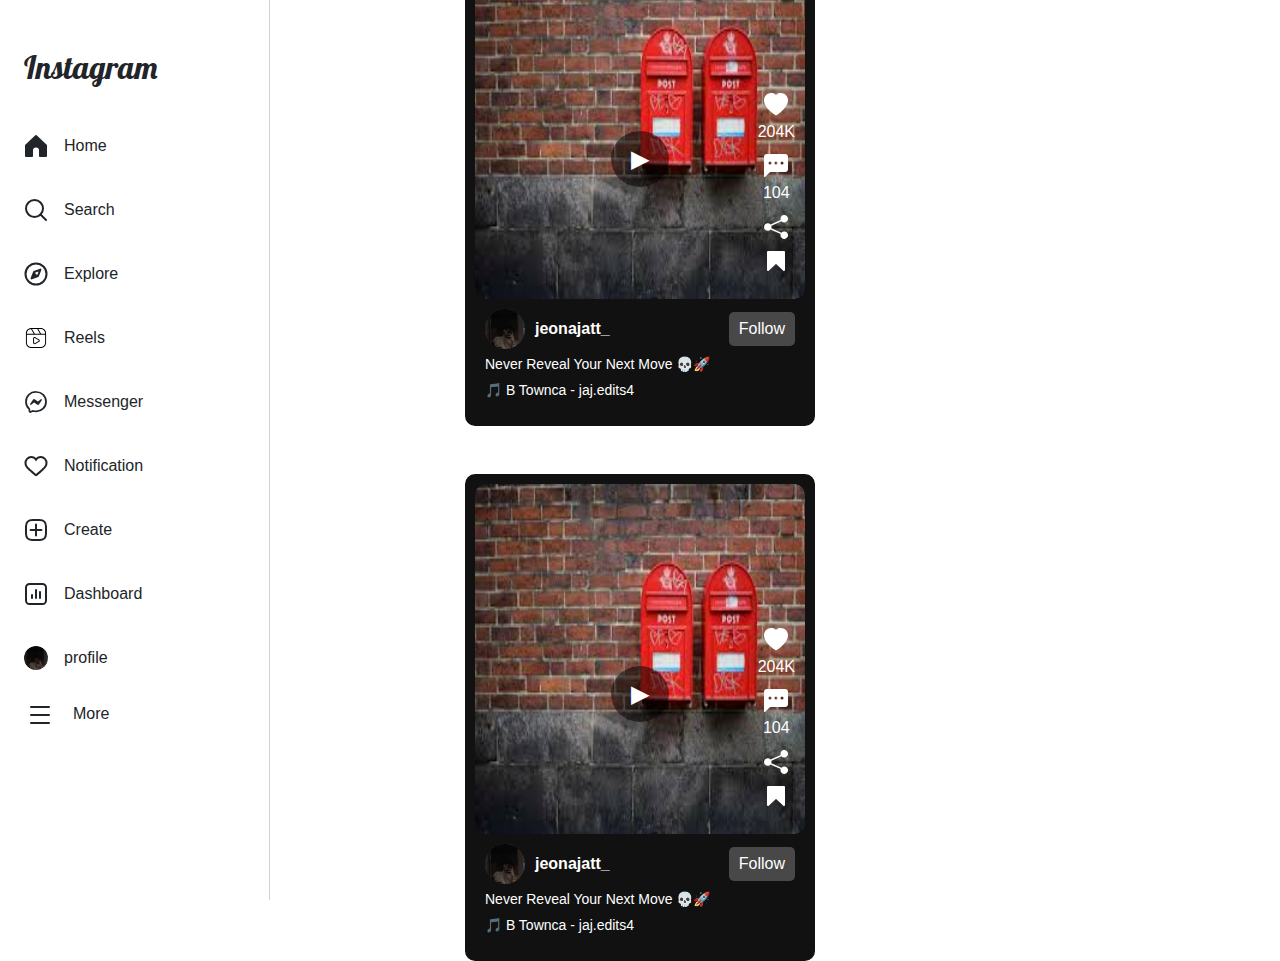
<file: reels.html>
<!DOCTYPE html>
<html lang="en">
<head>
    <meta charset="UTF-8">
    <meta name="viewport" content="width=device-width, initial-scale=1.0">
    <title>Log in</title>
    <link href="https://cdn.jsdelivr.net/npm/bootstrap@5.3.3/dist/css/bootstrap.min.css" rel="stylesheet" integrity="sha384-QWTKZyjpPEjISv5WaRU9OFeRpok6YctnYmDr5pNlyT2bRjXh0JMhjY6hW+ALEwIH" crossorigin="anonymous">
     <link rel="stylesheet" href="style.css">
     <link rel="preconnect" href="https://fonts.googleapis.com">
<link rel="preconnect" href="https://fonts.gstatic.com" crossorigin>
<link href="https://fonts.googleapis.com/css2?family=Lobster&display=swap" rel="stylesheet">
</head>
<style>
 body {
    font-family: Arial, sans-serif;
    
    color: #fff;
    display: flex;
    justify-content: center;
    align-items: center;
    height: 100vh;
    margin: 0;
}

.reels-container {
    display: flex;
    flex-direction: column;
    align-items: center;
}

.reel {
    background: #111;
    width: 350px;
    border-radius: 10px;
    overflow: hidden;
    padding: 10px;
    position: relative;
}

.video-thumbnail {
    position: relative;
    width: 100%;
    border-radius: 10px;
    overflow: hidden;
}

.video-thumbnail img {
    width: 100%;
    height: 350px;
    border-radius: 10px;
}

.play-overlay {
    position: absolute;
    top: 60%;
    left: 50%;
    transform: translate(-50%, -50%);
    font-size: 24px;
    background: rgba(0, 0, 0, 0.5);
    padding: 10px 20px;
    border-radius: 50%;
    cursor: pointer;
}
.reel-continer{
  margin-top: 30%;
}

.reel-info {
    padding: 10px;
}

.user-info {
    display: flex;
    align-items: center;
}

.profile-pic {
    width: 40px;
    height: 40px;
    border-radius: 50%;
    margin-right: 10px;
}

.username {
    font-weight: bold;
}

.follow-btn {
    margin-left: auto;
    background: #484848;
    border: none;
    padding: 5px 10px;
    color: #fff;
    border-radius: 5px;
    cursor: pointer;
}

.caption, .audio {
    font-size: 14px;
    margin: 5px 0;
}

/* Updated Actions Section */
.actions {
    display: flex;
    flex-direction: column;
    align-items: center;
    position: absolute;
    top: 50%;
    right: 10px;
    transform: translateY(-50%);
    gap: 10px;
}

.icon {
    background: none;
    border: none;
    color: #fff;
    font-size: 16px;
    cursor: pointer;
    display: flex;
    flex-direction: column;
    align-items: center;
    gap: 3px;
    margin-right: 10px;
}

.icon svg {
    width: 24px;
    height: 24px;
}

/* Filled Save Icon */
.icon .save-icon polygon {
    fill: white;
    stroke: white;
}

/* Numbers alignment fix */
.icon span {
    font-size: 14px;
    color: white;
}

</style>
<body>
    
<!-- navbar top -->

<!-- navbar end -->
   <!-- offcanvas top -->
   <div class="offcanvas offcanvas-start text-bg-white sidebar-nav" 
   tabindex="-1" 
   id="offcanvasExample" 
   aria-labelledby="offcanvasExampleLabel"
   >
    <div class="offcanvas-body">
        <ul class="navbar-nav">
         
            <li class="nav-item ms-2 py-3 my-3">
              
                <h1 class="heading_name fs-2">Instagram</h1>
              
            </li>
          
          
            <li class="nav-item mb-4 ms-2">
                <a class="nav-link sidebar-link d-inline-flex align-items-center justify-content-center" 
                  href="dashboard.html">
                  <svg aria-label="Home" class="x1lliihq x1n2onr6 x5n08af" fill="currentColor" height="24" role="img" viewBox="0 0 24 24" width="24"><title>Home</title><path d="M22 23h-6.001a1 1 0 0 1-1-1v-5.455a2.997 2.997 0 1 0-5.993 0V22a1 1 0 0 1-1 1H2a1 1 0 0 1-1-1V11.543a1.002 1.002 0 0 1 .31-.724l10-9.543a1.001 1.001 0 0 1 1.38 0l10 9.543a1.002 1.002 0 0 1 .31.724V22a1 1 0 0 1-1 1Z"></path></svg>
                  <span class="ms-3">Home</span>
               </a>
                 
            </li>
            <li class="nav-item ms-2 mb-4">
                <a class="nav-link sidebar-link d-inline-flex align-items-center justify-content-center" 
                  href="#">
                  <svg aria-label="Explore" class="x1lliihq x1n2onr6 x5n08af" fill="currentColor" height="24" role="img" viewBox="0 0 24 24" width="24"><title>Search</title><path d="M19 10.5A8.5 8.5 0 1 1 10.5 2a8.5 8.5 0 0 1 8.5 8.5Z" fill="none" stroke="currentColor" stroke-linecap="round" stroke-linejoin="round" stroke-width="2"></path><line fill="none" stroke="currentColor" stroke-linecap="round" stroke-linejoin="round" stroke-width="2" x1="16.511" x2="22" y1="16.511" y2="22"></line></svg>                       
                  <span class="ms-3">Search</span>
               </a>
                  
            </li>
           <li class="nav-item ms-2 mb-4">
            <a class="nav-link sidebar-link d-inline-flex align-items-center justify-content-center" 
            href="explore.html">
            <svg aria-label="Explore" class="x1lliihq x1n2onr6 x5n08af" fill="currentColor" height="24" role="img" viewBox="0 0 24 24" width="24"><title>Explore</title><polygon fill="none" points="13.941 13.953 7.581 16.424 10.06 10.056 16.42 7.585 13.941 13.953" stroke="currentColor" stroke-linecap="round" stroke-linejoin="round" stroke-width="2"></polygon><polygon fill-rule="evenodd" points="10.06 10.056 13.949 13.945 7.581 16.424 10.06 10.056"></polygon><circle cx="12.001" cy="12.005" fill="none" r="10.5" stroke="currentColor" stroke-linecap="round" stroke-linejoin="round" stroke-width="2"></circle></svg>                      
            <span class="ms-3">Explore</span>
         </a>
               
            </li> 
            <li class="nav-item ms-2 mb-4">
                <a class="nav-link sidebar-link d-inline-flex align-items-center justify-content-center" 
            href="reels.html">
            <svg xmlns="http://www.w3.org/2000/svg" x="0px" y="0px" width="24" height="24" viewBox="0 0 50 50">
                <path d="M 15 4 C 8.9365932 4 4 8.9365932 4 15 L 4 35 C 4 41.063407 8.9365932 46 15 46 L 35 46 C 41.063407 46 46 41.063407 46 35 L 46 15 C 46 8.9365932 41.063407 4 35 4 L 15 4 z M 16.740234 6 L 27.425781 6 L 33.259766 16 L 22.574219 16 L 16.740234 6 z M 29.740234 6 L 35 6 C 39.982593 6 44 10.017407 44 15 L 44 16 L 35.574219 16 L 29.740234 6 z M 14.486328 6.1035156 L 20.259766 16 L 6 16 L 6 15 C 6 10.199833 9.7581921 6.3829803 14.486328 6.1035156 z M 6 18 L 44 18 L 44 35 C 44 39.982593 39.982593 44 35 44 L 15 44 C 10.017407 44 6 39.982593 6 35 L 6 18 z M 21.978516 23.013672 C 20.435152 23.049868 19 24.269284 19 25.957031 L 19 35.041016 C 19 37.291345 21.552344 38.713255 23.509766 37.597656 L 31.498047 33.056641 C 33.442844 31.951609 33.442844 29.044485 31.498047 27.939453 L 23.509766 23.398438 L 23.507812 23.398438 C 23.018445 23.120603 22.49297 23.001607 21.978516 23.013672 z M 21.982422 24.986328 C 22.158626 24.988232 22.342399 25.035052 22.521484 25.136719 L 30.511719 29.677734 C 31.220922 30.080703 31.220922 30.915391 30.511719 31.318359 L 22.519531 35.859375 C 21.802953 36.267773 21 35.808686 21 35.041016 L 21 25.957031 C 21 25.573196 21.201402 25.267385 21.492188 25.107422 C 21.63758 25.02744 21.806217 24.984424 21.982422 24.986328 z"></path>
                </svg>   
            <span class="ms-3">Reels</span>
         </a>
               
            </li> 
            <li class="nav-item ms-2 mb-4">
                <a class="nav-link sidebar-link d-inline-flex align-items-center justify-content-center" 
                href="#">
                <svg aria-label="Messenger" class="x1lliihq x1n2onr6 x5n08af" fill="currentColor" height="24" role="img" viewBox="0 0 24 24" width="24"><title>Messenger</title><path d="M12.003 2.001a9.705 9.705 0 1 1 0 19.4 10.876 10.876 0 0 1-2.895-.384.798.798 0 0 0-.533.04l-1.984.876a.801.801 0 0 1-1.123-.708l-.054-1.78a.806.806 0 0 0-.27-.569 9.49 9.49 0 0 1-3.14-7.175 9.65 9.65 0 0 1 10-9.7Z" fill="none" stroke="currentColor" stroke-miterlimit="10" stroke-width="1.739"></path><path d="M17.79 10.132a.659.659 0 0 0-.962-.873l-2.556 2.05a.63.63 0 0 1-.758.002L11.06 9.47a1.576 1.576 0 0 0-2.277.42l-2.567 3.98a.659.659 0 0 0 .961.875l2.556-2.049a.63.63 0 0 1 .759-.002l2.452 1.84a1.576 1.576 0 0 0 2.278-.42Z" fill-rule="evenodd"></path></svg>                   

                <span class="ms-3">Messenger</span>
             </a>
               
            </li> 

            <li class="nav-item ms-2 mb-4">
                <a class="nav-link sidebar-link d-inline-flex align-items-center justify-content-center" 
                href="#">
                <svg aria-label="Notifications" class="x1lliihq x1n2onr6 x5n08af" fill="currentColor" height="24" role="img" viewBox="0 0 24 24" width="24"><title>Notifications</title><path d="M16.792 3.904A4.989 4.989 0 0 1 21.5 9.122c0 3.072-2.652 4.959-5.197 7.222-2.512 2.243-3.865 3.469-4.303 3.752-.477-.309-2.143-1.823-4.303-3.752C5.141 14.072 2.5 12.167 2.5 9.122a4.989 4.989 0 0 1 4.708-5.218 4.21 4.21 0 0 1 3.675 1.941c.84 1.175.98 1.763 1.12 1.763s.278-.588 1.11-1.766a4.17 4.17 0 0 1 3.679-1.938m0-2a6.04 6.04 0 0 0-4.797 2.127 6.052 6.052 0 0 0-4.787-2.127A6.985 6.985 0 0 0 .5 9.122c0 3.61 2.55 5.827 5.015 7.97.283.246.569.494.853.747l1.027.918a44.998 44.998 0 0 0 3.518 3.018 2 2 0 0 0 2.174 0 45.263 45.263 0 0 0 3.626-3.115l.922-.824c.293-.26.59-.519.885-.774 2.334-2.025 4.98-4.32 4.98-7.94a6.985 6.985 0 0 0-6.708-7.218Z"></path></svg>  
                <span class="ms-3">Notification</span>
             </a>
               
            </li> 
            <li class="nav-item ms-2 mb-4">
                <a class="nav-link sidebar-link d-inline-flex align-items-center justify-content-center" 
                href="reels.html">
                <svg aria-label="New post" class="x1lliihq x1n2onr6 x5n08af" fill="currentColor" height="24" role="img" viewBox="0 0 24 24" width="24"><title>New post</title><path d="M2 12v3.45c0 2.849.698 4.005 1.606 4.944.94.909 2.098 1.608 4.946 1.608h6.896c2.848 0 4.006-.7 4.946-1.608C21.302 19.455 22 18.3 22 15.45V8.552c0-2.849-.698-4.006-1.606-4.945C19.454 2.7 18.296 2 15.448 2H8.552c-2.848 0-4.006.699-4.946 1.607C2.698 4.547 2 5.703 2 8.552Z" fill="none" stroke="currentColor" stroke-linecap="round" stroke-linejoin="round" stroke-width="2"></path><line fill="none" stroke="currentColor" stroke-linecap="round" stroke-linejoin="round" stroke-width="2" x1="6.545" x2="17.455" y1="12.001" y2="12.001"></line><line fill="none" stroke="currentColor" stroke-linecap="round" stroke-linejoin="round" stroke-width="2" x1="12.003" x2="12.003" y1="6.545" y2="17.455"></line></svg>

                <span class="ms-3">Create</span>
             </a>
               
            </li>
            <li class="nav-item ms-2 mb-4">
                <a class="nav-link sidebar-link d-inline-flex align-items-center justify-content-center" 
                href="#">
                <svg aria-label="Professional dashboard" class="x1lliihq x1n2onr6 x5n08af" fill="currentColor" height="24" role="img" viewBox="0 0 24 24" width="24"><title>Professional dashboard</title><path d="M8 12a1 1 0 0 0-1 1v3a1 1 0 1 0 2 0v-3a1 1 0 0 0-1-1Zm8-3a1 1 0 0 0-1 1v6a1 1 0 1 0 2 0v-6a1 1 0 0 0-1-1Zm-4-2a1 1 0 0 0-1 1v8a1 1 0 1 0 2 0V8a1 1 0 0 0-1-1Z"></path><path d="M18.44 1H5.567a4.565 4.565 0 0 0-4.56 4.56v12.873a4.565 4.565 0 0 0 4.56 4.56H18.44a4.565 4.565 0 0 0 4.56-4.56V5.56A4.565 4.565 0 0 0 18.44 1ZM21 18.433a2.563 2.563 0 0 1-2.56 2.56H5.567a2.563 2.563 0 0 1-2.56-2.56V5.56A2.563 2.563 0 0 1 5.568 3H18.44A2.563 2.563 0 0 1 21 5.56v12.873Z"></path></svg>  
                <span class="ms-3">Dashboard</span>
             </a>
               
            </li>
            <li class="nav-item ms-2 mb-4">
                <a class="nav-link sidebar-link d-inline-flex align-items-center justify-content-center" 
                href="profile.html">
                <img class="profile-icon-menu" src="./img/images.jpeg" alt="">        
                <span class="ms-3">profile</span>
             </a>
               
            </li>
            <li class="nav-item ms-2 mb-4">
                <a class="nav-link sidebar-link d-inline-flex align-items-center justify-content-center" ></a>
                  <svg aria-label="Settings" class="x1lliihq x1n2onr6 x5n08af" fill="currentColor" height="24" role="img" viewBox="0 0 24 24" width="24"><title>Settings</title><line fill="none" stroke="currentColor" stroke-linecap="round" stroke-linejoin="round" stroke-width="2" x1="3" x2="21" y1="4" y2="4"></line><line fill="none" stroke="currentColor" stroke-linecap="round" stroke-linejoin="round" stroke-width="2" x1="3" x2="21" y1="12" y2="12"></line><line fill="none" stroke="currentColor" stroke-linecap="round" stroke-linejoin="round" stroke-width="2" x1="3" x2="21" y1="20" y2="20"></line></svg>                      
                  <span class="ms-3">More</span>
                  </a>
               
            </li>
        </ul> 

    </div>
  </div>
<!-- offcanvas end -->
     <div class="container">
        <div class="row">
           <div class="col-12">
            <div class="reels-container">
              <div class="reel">
                  <div class="video-thumbnail">
                      <img src="./img/images (1).jpeg" alt="Reel Thumbnail">
                      <div class="play-overlay">▶</div>
                  </div>
                  <div class="reel-info">
                      <div class="user-info">
                          <img src="./img/images.jpeg" alt="Profile Picture" class="profile-pic">
                          <span class="username">jeonajatt_</span>
                          <button class="follow-btn">Follow</button>
                      </div>
                      <p class="caption">Never Reveal Your Next Move 💀🚀</p>
                      <p class="audio">🎵 B Townca - jaj.edits4</p>
                  </div>
                  <div class="actions">
                      <button class="icon">
                        <svg xmlns="http://www.w3.org/2000/svg" width="24" height="24" fill="currentColor" class="bi bi-heart-fill" viewBox="0 0 16 16">
                          <path fill-rule="evenodd" d="M8 1.314C12.438-3.248 23.534 4.735 8 15-7.534 4.736 3.562-3.248 8 1.314"/>
                        </svg> 204K</button>
                      <button class="icon"><svg xmlns="http://www.w3.org/2000/svg" width="16" height="16" fill="currentColor" class="bi bi-chat-left-dots-fill" viewBox="0 0 16 16">
                        <path d="M0 2a2 2 0 0 1 2-2h12a2 2 0 0 1 2 2v8a2 2 0 0 1-2 2H4.414a1 1 0 0 0-.707.293L.854 15.146A.5.5 0 0 1 0 14.793zm5 4a1 1 0 1 0-2 0 1 1 0 0 0 2 0m4 0a1 1 0 1 0-2 0 1 1 0 0 0 2 0m3 1a1 1 0 1 0 0-2 1 1 0 0 0 0 2"/>
                      </svg> 104</button>
                      <button class="icon"><svg xmlns="http://www.w3.org/2000/svg" width="16" height="16" fill="currentColor" class="bi bi-share-fill" viewBox="0 0 16 16">
          <path d="M11 2.5a2.5 2.5 0 1 1 .603 1.628l-6.718 3.12a2.5 2.5 0 0 1 0 1.504l6.718 3.12a2.5 2.5 0 1 1-.488.876l-6.718-3.12a2.5 2.5 0 1 1 0-3.256l6.718-3.12A2.5 2.5 0 0 1 11 2.5"/></svg></button>
                      <button class="icon"><svg aria-label="Save" class="x1lliihq x1n2onr6 x5n08af" fill="#fff" height="24" role="img" viewBox="0 0 24 24" width="24">
                        <title>Save</title>
                        <polygon fill="#fff" points="20 21 12 13.44 4 21 4 3 20 3 20 21" stroke="#fff" stroke-linecap="round" stroke-linejoin="round" stroke-width="2"></polygon>
                    </svg>
                    </button>
                  </div>
              </div>
          </div>
           </div>
        </div>
        <div class="row mt-5">
          <div class="col-12">
           <div class="reels-container">
             <div class="reel">
                 <div class="video-thumbnail">
                     <img src="./img/images (1).jpeg" alt="Reel Thumbnail">
                     <div class="play-overlay">▶</div>
                 </div>
                 <div class="reel-info">
                     <div class="user-info">
                         <img src="./img/images.jpeg" alt="Profile Picture" class="profile-pic">
                         <span class="username">jeonajatt_</span>
                         <button class="follow-btn">Follow</button>
                     </div>
                     <p class="caption">Never Reveal Your Next Move 💀🚀</p>
                     <p class="audio">🎵 B Townca - jaj.edits4</p>
                 </div>
                 <div class="actions">
                     <button class="icon">
                       <svg xmlns="http://www.w3.org/2000/svg" width="24" height="24" fill="currentColor" class="bi bi-heart-fill" viewBox="0 0 16 16">
                         <path fill-rule="evenodd" d="M8 1.314C12.438-3.248 23.534 4.735 8 15-7.534 4.736 3.562-3.248 8 1.314"/>
                       </svg> 204K</button>
                     <button class="icon"><svg xmlns="http://www.w3.org/2000/svg" width="16" height="16" fill="currentColor" class="bi bi-chat-left-dots-fill" viewBox="0 0 16 16">
                       <path d="M0 2a2 2 0 0 1 2-2h12a2 2 0 0 1 2 2v8a2 2 0 0 1-2 2H4.414a1 1 0 0 0-.707.293L.854 15.146A.5.5 0 0 1 0 14.793zm5 4a1 1 0 1 0-2 0 1 1 0 0 0 2 0m4 0a1 1 0 1 0-2 0 1 1 0 0 0 2 0m3 1a1 1 0 1 0 0-2 1 1 0 0 0 0 2"/>
                     </svg> 104</button>
                     <button class="icon"><svg xmlns="http://www.w3.org/2000/svg" width="16" height="16" fill="currentColor" class="bi bi-share-fill" viewBox="0 0 16 16">
         <path d="M11 2.5a2.5 2.5 0 1 1 .603 1.628l-6.718 3.12a2.5 2.5 0 0 1 0 1.504l6.718 3.12a2.5 2.5 0 1 1-.488.876l-6.718-3.12a2.5 2.5 0 1 1 0-3.256l6.718-3.12A2.5 2.5 0 0 1 11 2.5"/></svg></button>
                     <button class="icon"><svg aria-label="Save" class="x1lliihq x1n2onr6 x5n08af" fill="#fff" height="24" role="img" viewBox="0 0 24 24" width="24">
                       <title>Save</title>
                       <polygon fill="#fff" points="20 21 12 13.44 4 21 4 3 20 3 20 21" stroke="#fff" stroke-linecap="round" stroke-linejoin="round" stroke-width="2"></polygon>
                   </svg>
                   </button>
                 </div>
             </div>
         </div>
          </div>
       </div>
     </div>
 

 
  
        <!-- Bottom Navigation -->
        <nav class="bottom-nav p-2 justify-content-around mobile-menu ">
            <a class="btn btn-light" href="./dashboard.html">
                <svg aria-label="Home" class="x1lliihq x1n2onr6 x5n08af" fill="currentColor" height="24" role="img" viewBox="0 0 24 24" width="24"><title>Home</title><path d="M22 23h-6.001a1 1 0 0 1-1-1v-5.455a2.997 2.997 0 1 0-5.993 0V22a1 1 0 0 1-1 1H2a1 1 0 0 1-1-1V11.543a1.002 1.002 0 0 1 .31-.724l10-9.543a1.001 1.001 0 0 1 1.38 0l10 9.543a1.002 1.002 0 0 1 .31.724V22a1 1 0 0 1-1 1Z"></path></svg>
            </a>
            <a class="btn btn-light" href="./explore.html">
                <svg aria-label="Explore" class="x1lliihq x1n2onr6 x5n08af" fill="currentColor" height="24" role="img" viewBox="0 0 24 24" width="24"><title>Explore</title><polygon fill="none" points="13.941 13.953 7.581 16.424 10.06 10.056 16.42 7.585 13.941 13.953" stroke="currentColor" stroke-linecap="round" stroke-linejoin="round" stroke-width="2"></polygon><polygon fill-rule="evenodd" points="10.06 10.056 13.949 13.945 7.581 16.424 10.06 10.056"></polygon><circle cx="12.001" cy="12.005" fill="none" r="10.5" stroke="currentColor" stroke-linecap="round" stroke-linejoin="round" stroke-width="2"></circle></svg>                      

            </a>
            <a class="btn btn-light" href="./reels.html">
                <svg xmlns="http://www.w3.org/2000/svg" x="0px" y="0px" width="24" height="24" viewBox="0 0 50 50">
                    <path d="M 15 4 C 8.9365932 4 4 8.9365932 4 15 L 4 35 C 4 41.063407 8.9365932 46 15 46 L 35 46 C 41.063407 46 46 41.063407 46 35 L 46 15 C 46 8.9365932 41.063407 4 35 4 L 15 4 z M 16.740234 6 L 27.425781 6 L 33.259766 16 L 22.574219 16 L 16.740234 6 z M 29.740234 6 L 35 6 C 39.982593 6 44 10.017407 44 15 L 44 16 L 35.574219 16 L 29.740234 6 z M 14.486328 6.1035156 L 20.259766 16 L 6 16 L 6 15 C 6 10.199833 9.7581921 6.3829803 14.486328 6.1035156 z M 6 18 L 44 18 L 44 35 C 44 39.982593 39.982593 44 35 44 L 15 44 C 10.017407 44 6 39.982593 6 35 L 6 18 z M 21.978516 23.013672 C 20.435152 23.049868 19 24.269284 19 25.957031 L 19 35.041016 C 19 37.291345 21.552344 38.713255 23.509766 37.597656 L 31.498047 33.056641 C 33.442844 31.951609 33.442844 29.044485 31.498047 27.939453 L 23.509766 23.398438 L 23.507812 23.398438 C 23.018445 23.120603 22.49297 23.001607 21.978516 23.013672 z M 21.982422 24.986328 C 22.158626 24.988232 22.342399 25.035052 22.521484 25.136719 L 30.511719 29.677734 C 31.220922 30.080703 31.220922 30.915391 30.511719 31.318359 L 22.519531 35.859375 C 21.802953 36.267773 21 35.808686 21 35.041016 L 21 25.957031 C 21 25.573196 21.201402 25.267385 21.492188 25.107422 C 21.63758 25.02744 21.806217 24.984424 21.982422 24.986328 z"></path>
                    </svg>   
                  </a>
            <a class="btn btn-light" href="">
                <svg aria-label="New post" class="x1lliihq x1n2onr6 x5n08af" fill="currentColor" height="24" role="img" viewBox="0 0 24 24" width="24"><title>New post</title><path d="M2 12v3.45c0 2.849.698 4.005 1.606 4.944.94.909 2.098 1.608 4.946 1.608h6.896c2.848 0 4.006-.7 4.946-1.608C21.302 19.455 22 18.3 22 15.45V8.552c0-2.849-.698-4.006-1.606-4.945C19.454 2.7 18.296 2 15.448 2H8.552c-2.848 0-4.006.699-4.946 1.607C2.698 4.547 2 5.703 2 8.552Z" fill="none" stroke="currentColor" stroke-linecap="round" stroke-linejoin="round" stroke-width="2"></path><line fill="none" stroke="currentColor" stroke-linecap="round" stroke-linejoin="round" stroke-width="2" x1="6.545" x2="17.455" y1="12.001" y2="12.001"></line><line fill="none" stroke="currentColor" stroke-linecap="round" stroke-linejoin="round" stroke-width="2" x1="12.003" x2="12.003" y1="6.545" y2="17.455"></line></svg>
            </a>
            <a class="btn btn-light" href="">
                <svg aria-label="Messenger" class="x1lliihq x1n2onr6 x5n08af" fill="currentColor" height="24" role="img" viewBox="0 0 24 24" width="24"><title>Messenger</title><path d="M12.003 2.001a9.705 9.705 0 1 1 0 19.4 10.876 10.876 0 0 1-2.895-.384.798.798 0 0 0-.533.04l-1.984.876a.801.801 0 0 1-1.123-.708l-.054-1.78a.806.806 0 0 0-.27-.569 9.49 9.49 0 0 1-3.14-7.175 9.65 9.65 0 0 1 10-9.7Z" fill="none" stroke="currentColor" stroke-miterlimit="10" stroke-width="1.739"></path><path d="M17.79 10.132a.659.659 0 0 0-.962-.873l-2.556 2.05a.63.63 0 0 1-.758.002L11.06 9.47a1.576 1.576 0 0 0-2.277.42l-2.567 3.98a.659.659 0 0 0 .961.875l2.556-2.049a.63.63 0 0 1 .759-.002l2.452 1.84a1.576 1.576 0 0 0 2.278-.42Z" fill-rule="evenodd"></path></svg>                   
            </a>
            <a class="btn btn-light" href="">
                <svg aria-label="Professional dashboard" class="x1lliihq x1n2onr6 x5n08af" fill="currentColor" height="24" role="img" viewBox="0 0 24 24" width="24"><title>Professional dashboard</title><path d="M8 12a1 1 0 0 0-1 1v3a1 1 0 1 0 2 0v-3a1 1 0 0 0-1-1Zm8-3a1 1 0 0 0-1 1v6a1 1 0 1 0 2 0v-6a1 1 0 0 0-1-1Zm-4-2a1 1 0 0 0-1 1v8a1 1 0 1 0 2 0V8a1 1 0 0 0-1-1Z"></path><path d="M18.44 1H5.567a4.565 4.565 0 0 0-4.56 4.56v12.873a4.565 4.565 0 0 0 4.56 4.56H18.44a4.565 4.565 0 0 0 4.56-4.56V5.56A4.565 4.565 0 0 0 18.44 1ZM21 18.433a2.563 2.563 0 0 1-2.56 2.56H5.567a2.563 2.563 0 0 1-2.56-2.56V5.56A2.563 2.563 0 0 1 5.568 3H18.44A2.563 2.563 0 0 1 21 5.56v12.873Z"></path></svg>
            </a>
            <a class="btn btn-light" href="./profile.html">
                <img class="profile-icon-menu" src="./img/images.jpeg" alt="">   
            </a>
        </nav>

       <!-- add bookdetail modal -->
       <div 
       class="modal fade"
       id="add_employee"
       data-bs-backdrop="static"
       tabindex="-1"
       aria-hidden="true"
       style="backdrop-filter: blue (5px);">
            <div class="modal-dialog modal-dialog-centered">
                 <div class="modal-content">
                    <div class="modal-header text-bg-dark">
                      <h5 class="modal-title">Add Book Deatils</h5>
                      <button 
                      class="btn-close btn-close-white"
                      type="button"
                      data-bs-dismiss="modal"
                      aria-label="Close"></button>
                    </div>
                    <div class="modal-body">
                         <form>
                          <div class="container">
                              <div class="row gx-2">
                                  <div class="col-md-6">
                                     <div class="mb-3">
                                         <input type="text" class="form-control form-control-sm" placeholder="Book Name" required>
                                     </div>
                                  </div>
                                  <div class="col-md-6">
                                     <div class="mb-3">
                                         <input type="text" class="form-control form-control-sm" placeholder="ISBN Nnumber" required>
                                     </div>
                                  </div>
                                  <div class="col-md-6">
                                     <div class="mb-3">
                                         <input type="text" class="form-control form-control-sm" placeholder="Author Name" required>
                                     </div>
                                  </div>
                                  <div class="col-md-6">
                                       <div class="mb-3">
                                           <input type="text" class="form-control form-control-sm" placeholder="Publisher Number" required>
                                       </div>
                                  </div>
                                  <div class="col-md-12">
                                     <div class="mb-3">
                                         <select class="form-select form-select-sm" aria-label="job assigned">
                                             <option selected>Category / Courses</option>
                                             <option value="Graphic Designer">USPC</option>
                                             <option value="Web Designer">GATE</option>
                                             <option value="Web developer">MCA Entrance</option>
                                         </select>
                                     </div>
                                </div>
                                <div class="col-md-10">
                                     <div class="d-grid">
                                        <button 
                                        class="btn btn-sm btn-success mb-md-0 mb-2"
                                        type="submit"
                                        >Publish</button>
                                     </div>
                                </div>
                                <div class="col-md-2">
                                 <div class="d-grid">
                                    <button 
                                    class="btn btn-sm btn-warning"
                                    type="button"
                                    data-bs-dismiss="modal"
                                    aria-label="Close"
                                     >Close</button>
                                 </div>
                            </div>
                              </div>
                          </div>
                         </form>
                    </div>
                 </div>
            </div>
       </div>
     <!-- add bookdetail modal -->
       <!-- add atudentdetails modal -->
       <div 
       class="modal fade"
       id="Add_student"
       data-bs-backdrop="static"
       tabindex="-1"
       aria-hidden="true"
       style="backdrop-filter: blue (5px);">
            <div class="modal-dialog modal-dialog-centered">
                 <div class="modal-content">
                    <div class="modal-header text-bg-dark">
                      <h5 class="modal-title">Add Student</h5>
                      <button 
                      class="btn-close btn-close-white"
                      type="button"
                      data-bs-dismiss="modal"
                      aria-label="Close"></button>
                    </div>
                    <div class="modal-body">
                         <form>
                          <div class="container">
                              <div class="row gx-2">
                                  <div class="col-md-6">
                                     <div class="mb-3">
                                         <input type="text" class="form-control form-control-sm" placeholder="Full Name" required>
                                     </div>
                                  </div>
                                  <div class="col-md-6">
                                     <div class="mb-3">
                                         <input type="email" class="form-control form-control-sm" placeholder="Email" required>
                                     </div>
                                  </div>
                                  <div class="col-md-6">
                                       <div class="mb-3">
                                           <input type="text" class="form-control form-control-sm" placeholder="Phone Nnumber" required>
                                       </div>
                                  </div>
                                  <div class="col-md-6">
                                    <div class="mb-3">
                                        <input type="text" class="form-control form-control-sm" placeholder="Address" required>
                                    </div>
                               </div>
                                <div class="col-md-10">
                                     <div class="d-grid">
                                        <button 
                                        class="btn btn-sm btn-success mb-md-0 mb-2"
                                        type="submit"
                                        >Save</button>
                                     </div>
                                </div>
                                <div class="col-md-2">
                                 <div class="d-grid">
                                    <button 
                                    class="btn btn-sm btn-warning"
                                    type="button"
                                    data-bs-dismiss="modal"
                                    aria-label="Close"
                                     >Close</button>
                                 </div>
                            </div>
                              </div>
                          </div>
                         </form>
                    </div>
                 </div>
            </div>
       </div>
     <!-- add studentdetails modal -->
       <!-- add studentdetails modal -->
       <div 
       class="modal fade"
       id="Add_Loan"
       data-bs-backdrop="static"
       tabindex="-1"
       aria-hidden="true"
       style="backdrop-filter: blue (5px);">
            <div class="modal-dialog modal-dialog-centered">
                 <div class="modal-content">
                    <div class="modal-header text-bg-dark">
                      <h5 class="modal-title text-uppercase">Add Loan</h5>
                      <button 
                      class="btn-close btn-close-white"
                      type="button"
                      data-bs-dismiss="modal"
                      aria-label="Close"></button>
                    </div>
                    <div class="modal-body">
                         <form>
                          <div class="container">
                              <div class="row gx-2">
                                  <div class="col-md-6">
                                    <div class="mb-3">
                                      <label for="" class="form-label">Select Book</label>
                                      <select class="form-select form-select-sm" aria-label="job assigned">
                                          <option selected>Select Please</option>
                                          <option value="Graphic Designer">USPC</option>
                                          <option value="Web Designer">GATE</option>
                                          <option value="Web developer">MCA Entrance</option>
                                      </select>
                                  </div>
                                  </div>
                                  <div class="col-md-6">
                                    <div class="mb-3">
                                      <label for="" class="form-label">Select Student</label>
                                      <select class="form-select form-select-sm" aria-label="job assigned">
                                          <option selected>Select Please</option>
                                          <option value="">Ali</option>
                                          <option value="">Awais</option>
                                          <option value="">Asad</option>
                                      </select>
                                  </div>
                                  </div>
                                  <div class="col-md-6">
                                       <div class="mb-3">
                                            <label for="Loan-date">Loan Date</label>
                                           <input  id="Loan-date" type="date" class="form-control form-control-sm"required>
                                       </div>
                                  </div>
                                  <div class="col-md-6">
                                    <div class="mb-3">
                                      <label for="Loan-date">Return Date</label>
                                     <input  id="Loan-date" type="date" class="form-control form-control-sm"required>
                                 </div>
                               </div>
                                <div class="col-md-10">
                                     <div class="d-grid">
                                        <button 
                                        class="btn btn-sm btn-success mb-md-0 mb-2"
                                        type="submit"
                                        >Save</button>
                                     </div>
                                </div>
                                <div class="col-md-2">
                                 <div class="d-grid">
                                    <button 
                                    class="btn btn-sm btn-warning"
                                    type="button"
                                    data-bs-dismiss="modal"
                                    aria-label="Close"
                                     >Close</button>
                                 </div>
                            </div>
                              </div>
                          </div>
                         </form>
                    </div>
                 </div>
            </div>
       </div>
     <!-- add studentdetails modal -->
        <!-- add plain modal -->
        <div 
        class="modal fade"
        id="add_plain"
        data-bs-backdrop="static"
        tabindex="-1"
        aria-hidden="true"
        style="backdrop-filter: blue (5px);">
             <div class="modal-dialog modal-dialog-centered">
                  <div class="modal-content">
                     <div class="modal-header text-bg-dark">
                       <h5 class="modal-title text-uppercase">Add Plains</h5>
                       <button 
                       class="btn-close btn-close-white"
                       type="button"
                       data-bs-dismiss="modal"
                       aria-label="Close"></button>
                     </div>
                     <div class="modal-body">
                          <form>
                           <div class="container">
                               <div class="row gx-2">
                                   <div class="col-md-12">
                                     <div class="mb-3">
                                       <label for="" class="form-label"> Title</label>
                                       <select class="form-select form-select-sm" aria-label="job assigned">
                                           <option selected>Select Please</option>
                                           <option value="Graphic Designer">BASIC</option>
                                           <option value="Web Designer">STANDARD</option>
                                           <option value="Web developer">PREMIUM</option>
                                       </select>
                                   </div>
                                   </div>
                                   <div class="col-md-12">
                                     <div class="mb-3">
                                       <label for="" class="form-label">Amount</label>
                                       <select class="form-select form-select-sm" aria-label="job assigned">
                                           <option selected>Select Please</option>
                                           <option value="">
                                       
                                             Rs: 300
                                            </option>
                                           <option value="">
                                        
                                             Rs: 750
                                           </option>
                                           <option value="">
                                        
                                              Rs: 1200
                                           </option>
                                       </select>
                                   </div>
                                   </div>
                                   <div class="col-md-12">
                                    <div class="mb-3">
                                      <label for="" class="form-label"> Duration</label>
                                      <select class="form-select form-select-sm" aria-label="job assigned">
                                          <option selected>Select Please</option>
                                          <option value="Graphic Designer">1 Month</option>
                                          <option value="Web Designer">3 Month</option>
                                          <option value="Web developer">6 Month</option>
                                      </select>
                                  </div>
                                  </div>
                                
                                 <div class="col-md-10">
                                      <div class="d-grid">
                                         <button 
                                         class="btn btn-sm btn-success mb-md-0 mb-2"
                                         type="submit"
                                         >Save</button>
                                      </div>
                                 </div>
                                 <div class="col-md-2">
                                  <div class="d-grid">
                                     <button 
                                     class="btn btn-sm btn-warning"
                                     type="button"
                                     data-bs-dismiss="modal"
                                     aria-label="Close"
                                      >Close</button>
                                  </div>
                             </div>
                               </div>
                           </div>
                          </form>
                     </div>
                  </div>
             </div>
        </div>
      <!-- add plain modal -->
    
    <script src="https://cdn.jsdelivr.net/npm/bootstrap@5.3.3/dist/js/bootstrap.bundle.min.js" integrity="sha384-YvpcrYf0tY3lHB60NNkmXc5s9fDVZLESaAA55NDzOxhy9GkcIdslK1eN7N6jIeHz" crossorigin="anonymous"></script>
</body>
</html>
</file>
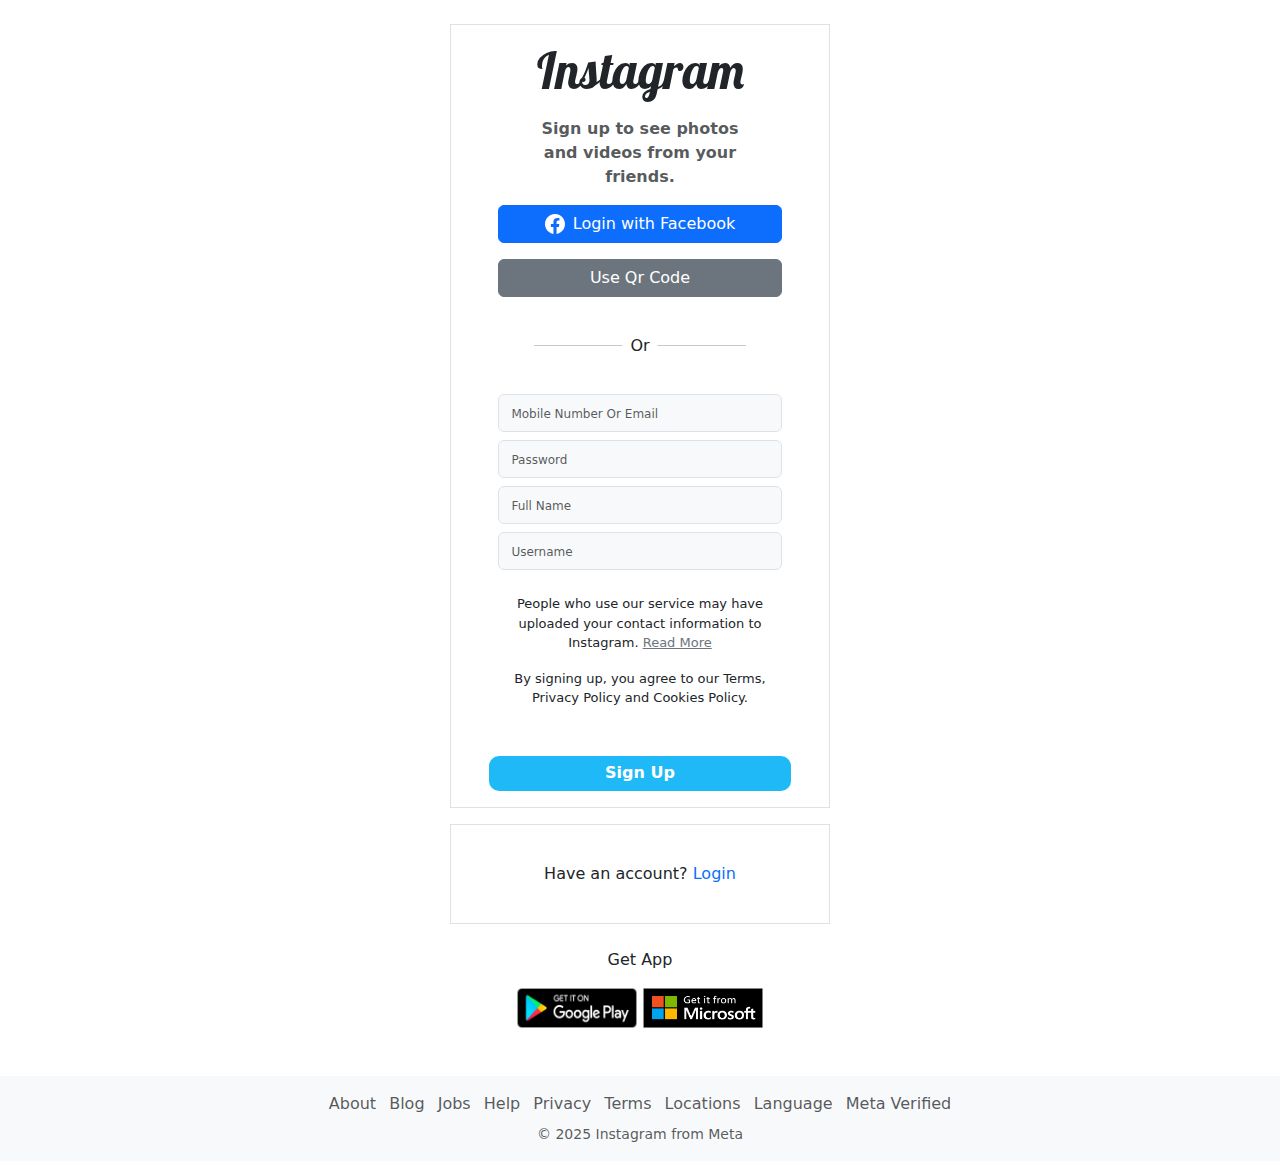
<file: sign up.html>
<!DOCTYPE html>
<html lang="en">
<head>
    <meta charset="UTF-8">
    <meta name="viewport" content="width=device-width, initial-scale=1.0">
    <title>Sign up</title>
    <link href="https://cdn.jsdelivr.net/npm/bootstrap@5.3.3/dist/css/bootstrap.min.css" rel="stylesheet" integrity="sha384-QWTKZyjpPEjISv5WaRU9OFeRpok6YctnYmDr5pNlyT2bRjXh0JMhjY6hW+ALEwIH" crossorigin="anonymous">
     <link rel="stylesheet" href="style.css">
     <link rel="preconnect" href="https://fonts.googleapis.com">
<link rel="preconnect" href="https://fonts.gstatic.com" crossorigin>
<link href="https://fonts.googleapis.com/css2?family=Lobster&display=swap" rel="stylesheet">
</head>
<body>
  
    <section>
         <div class="container py-3">
               <div class="row my-2">
                   <div class="col-md-12">
                       <div class="row">
                           <div class="col-md-4 budu  text-center border  m-auto align-center ">
                                  <H1 class="heading_name mt-3">Instagram</H1>
                                  <p class="text-center m-auto my-3 fw-bold text-muted" style="width: 60%;">Sign up to see photos and videos from your friends.</p>
                                   <button class="btn btn-primary d-inline-flex align-items-center justify-content-center" style="width: 80%;">
                                    <svg xmlns="http://www.w3.org/2000/svg" width="20" height="20" fill="currentColor" class="me-2 bi bi-facebook" viewBox="0 0 16 16">
                                        <path d="M16 8.049c0-4.446-3.582-8.05-8-8.05C3.58 0-.002 3.603-.002 8.05c0 4.017 2.926 7.347 6.75 7.951v-5.625h-2.03V8.05H6.75V6.275c0-2.017 1.195-3.131 3.022-3.131.876 0 1.791.157 1.791.157v1.98h-1.009c-.993 0-1.303.621-1.303 1.258v1.51h2.218l-.354 2.326H9.25V16c3.824-.604 6.75-3.934 6.75-7.951"/>
                                     </svg>
                                        Login with Facebook
                                    </button>
                                    <br>
                                     
                                        <button class="btn btn-secondary mt-3 " style="width: 80%;">Use Qr Code</button>
                                
                                     <div class="position-relative text-center my-3 py-3 m-auto" style="width: 60%;">
                                    <hr>
                                    <span class="position-absolute top-50 start-50 translate-middle bg-white px-2">
                                      Or
                                    </span>
                                  </div>
                                  <form>
                                    <div class="row">
                                        <div class="col-md-12 text-center mb-2">
                                            <input class="m-auto form-control bg-light" type="email" placeholder="Mobile Number Or Email" style="width: 80%;">
                                        </div>
                                        <div class="col-md-12 text-center mb-2">
                                            <input class="m-auto form-control bg-light" type="password" placeholder="Password" style="width: 80%;">
                                        </div>
                                        <div class="col-md-12 text-center mb-2">
                                            <input class="m-auto form-control bg-light" type="text" placeholder="Full Name" style="width: 80%;">
                                        </div>
                                        <div class="col-md-12 text-center mb-2">
                                            <input class="m-auto form-control bg-light" type="text" placeholder="Username" style="width: 80%;">
                                        </div>
                                    </div>
                                    <div class="row">
                                        <div class="col-md-10 my-3 w-sm-50 m-auto text-center">
                                            <p style="font-size: small;">People who use our service may have uploaded your contact information to Instagram. 
                                                <span><a href="#" class="text-secondary">Read More</a></span>
                                            </p>
                                            <p style="font-size: small;" class="my-3">By signing up, you agree to our Terms, Privacy Policy and Cookies Policy.</p>
                                        </div>
                                        <button class="sign-up my-3 m-auto text-center">
                                            Sign Up
                                        </button>
                                    </div>
                                </form>
                                
                                                                      
                            </div>
                            </div>
                            </div>
                       </div>
                       <div class="row">
                        <div class="col-md-12">
                            <div class="row">
                                <div class="col-md-4 border budu my-2 py-3 m-auto d-flex justify-content-center align-items-center text-center" style="height: 100px;">
                                    <p class="m-0">Have an account? <span><a href="./index.html" class="text-decoration-none">Login</a></span></p>
                                </div>
                            </div>
                        </div>
                    </div>
                    
                   </div>
               </div>
         </div>
    </section>

    <section>
         <div class="conatiner">
             <div class="row">
                 <div class="col-md-12">
                      <div class="row">
                          <div class="col-md-6 m-auto text-center">
                               <p>Get App</p>
                          </div>
                      </div>
                      <div class="row ">
                          <div class="col-md-6 m-auto text-center">
                              <img src="./img/c5Rp7Ym-Klz.png" alt="" style="height: 40px;  width: 120px;">
                              <img src="./img/EHY6QnZYdNX.png" alt="" style="height: 40px;  width: 120px;">

                            </div>
                      </div>
                 </div>
             </div>
         </div>
    </section>

    <footer class="bg-light mt-5 py-3">
        <div class="container text-center">
            <div class="row justify-content-center">
                <div class="col-12">
                    <ul class="list-inline mb-2">
                        <li class="list-inline-item"><a href="#" class="text-decoration-none text-muted">About</a></li>
                        <li class="list-inline-item"><a href="#" class="text-decoration-none text-muted">Blog</a></li>
                        <li class="list-inline-item"><a href="#" class="text-decoration-none text-muted">Jobs</a></li>
                        <li class="list-inline-item"><a href="#" class="text-decoration-none text-muted">Help</a></li>
                        <li class="list-inline-item"><a href="#" class="text-decoration-none text-muted">Privacy</a></li>
                        <li class="list-inline-item"><a href="#" class="text-decoration-none text-muted">Terms</a></li>
                        <li class="list-inline-item"><a href="#" class="text-decoration-none text-muted">Locations</a></li>
                        <li class="list-inline-item"><a href="#" class="text-decoration-none text-muted">Language</a></li>
                        <li class="list-inline-item"><a href="#" class="text-decoration-none text-muted">Meta Verified</a></li>
                    </ul>
                    <p class="text-muted small mb-0">© 2025 Instagram from Meta</p>
                </div>
            </div>
        </div>
    </footer>
    

<script src="https://cdn.jsdelivr.net/npm/bootstrap@5.3.3/dist/js/bootstrap.bundle.min.js" integrity="sha384-YvpcrYf0tY3lHB60NNkmXc5s9fDVZLESaAA55NDzOxhy9GkcIdslK1eN7N6jIeHz" crossorigin="anonymous"></script>   
</body>
</html>
</file>
<file: style.css>
* {
  margin: 0;
  padding: 0;
  box-sizing: border-box;
}
.heading_name{
    font-family: "Lobster", serif;
    font-size: 50px;
}
input::placeholder { 
    font-size: 12px;  /* Placeholder ka text chhota */
    text-align: left;  /* Placeholder left se start */
    color: gray;  /* Placeholder ka color */
  }
  .sign-up{
    background-color:   rgb(30, 185, 246);
    color: white;
    font-weight: bold;
    border-radius: 10px;
    height: 35px;
    width: 80%;
    border: none;
  }
  .story-circle {
    width: 60px;
    height: 60px;
    border-radius: 50%;
    border: 2px solid red;
    overflow: hidden;
}
.story-circle img {
    width: 100%;
    height: 100%;
    object-fit: cover;
}
.post-img {
    width: 100%;
    height: auto;
}
.bottom-nav {
    position: fixed;
    bottom: 0;
    width: 100%;
    background-color: white;
    border-top: 1px solid #ddd;
}

.sidebar-nav{
  width: var(--Offcanvas-width) !important; 
  
}
.sidebar-link .right-icon{
   transition: all 0.5s;
}
.sidebar-link[aria-expanded="true"] .right-icon{
 transform: rotate(180deg);
}
:root{
  --Offcanvas-width: 270px;
 
}
.profile-icon-menu{
  border-radius: 50%;
  width: 24px;
  height: 24px;
}
.mobile-menu{
  display: none;

}
.btn-post{
  margin: 0;
  padding: 0;
}
.card {
  border: none ;
  box-shadow: none ; /* Agar shadow bhi remove karni ho */
}
.ms-100{
  margin-left: 38%;
}

.story-container {
  display: flex;
  flex-direction: column;
  align-items: center;
  position: relative;
}

.story-circle {
  width: 70px;
  height: 70px;
  border-radius: 50%;
  overflow: hidden;
  position: relative;
  z-index: 1; /* Image aur circle peeche chala jayega */
}

.story-circle img {
  width: 100%;
  height: 100%;
  object-fit: cover;
  border-radius: 50%;
  border: 2px solid #ff9500; /* Instagram Story Border */
}

.story-badge {
  position: absolute;
  bottom: 40px; /* Badge ko neeche laane ke liye */
  right: 0; /* Badge ko thoda bahar nikalne ke liye */
  background-color: rgb(30, 185, 246);
  color: white;
  font-weight: bold;
  border-radius: 50%;
  width: 24px;
  height: 24px;
  display: flex;
  align-items: center;
  justify-content: center;
  font-size: 18px;
  border: 2px solid white;
  box-shadow: 0px 2px 5px rgba(0, 0, 0, 0.2);
  z-index: 2; /* Badge ko upar le aane ke liye */
}

.story-text {
  display: block;
  text-align: center;
  font-size: 12px;
  color: gray;
  margin-top: 5px;
}

.grid-container {
  display: grid;
  grid-template-columns: repeat(3, 1fr);
  gap:0;
  width: 30%;
  
}
.grid-item {
  background-size: cover;
  background-position: center;
  height: 100%;
  width: 100%;
  border: solid rgb(250, 250, 250) 3px;
}
.tall {
  grid-row: span 2; /* Ye image ko 2 rows ka height dega */
  height: 410px; /* Adjust as needed */
}

  @media (max-width: 768px){
    .profile-pic{
      margin-left: -65px !important;
      margin-top: -179px !important;
      height: 77px !important;
      width: 77px !important;
     
    }
    .hr-line{
      display: none;
    }
     .camera-svg{
     margin-top: 30px !important;
      
     }
     .camera-svg-1{
      text-align: center;
      margin-top: 10px !important;
     }
     .camera-svg-2{
      text-align: center;
      margin-left: 10px;
      width: 90% !important;
     }
     .camera-svg-3{
      align-items: center;
      margin-left: 100px !important;
      color: rgb(12, 158, 202);
     }
    .nav-post{
      margin-left: -30px !important;
    }
    .text-class{
      display: none !important;
    }
    .x1lliihq12{
      height: 23px !important;
      width: 23px !important;
    }
    .edit-button-new {
      margin-top: 20px;
      font-size: 20px !important;
    }
    .nav{
      margin-left: 50px !important;
    }
     .Mobile-new-view{
      margin-left: -70px !important;
      align-items: center !important;
      text-align: center;
     }
    .button-of-profile{
      margin-left: -20px !important;
      font-size: 15px;
    }
    .profile-bio{
      margin-left: -110px !important;
    }
    .new-view{
      display: none !important;
    }
    .hr-class{
       margin-left: -100px !important; 
    }
    .lg-button{
      display: none;
    }
    .w-sm-50 {
      width: 70% !important;
    }
    .budu{
      border: none !important;
    }
    .mobile-menu{
      display: flex;
    }
    .bottom-nav .btn-light {
      background-color: transparent !important;
      border: none !important;
      box-shadow: none !important;
  }

  .reel-container{
    margin-top: 50% !important;
  }
   
  .ms-grid{
    height: 142px;
    width: 142px;
   
  }
  .ms-grid-tall{
    width: 142px;
    height: 284px;
  }

  .d-md{
    display: none !important; 
  }
  .ms-100{
    margin-left: 18% !important;
  }
  .ms-1000{
    margin-left: 59% !important;
    border: none;
    background-color: white;
  }

}

@media (max-width:448px){
  .dashboad-tabs .nav-tabs .nav-link {
    font-size: 10px;
    padding: 5px;
  }

}
@media (min-width:992px) {  
  .offcanvas-backdrop{
      display: none !important;
  }
  .camera-svg{
    margin-left: -260px !important;
    margin-top: 50px !important;
  }
  .camera-svg-1{
    margin-left: 360px;
    margin-top: 30px;
  }
  .camera-svg-2{
    margin-left: 250px; 
  }
  .camera-svg-3{
    margin-left: 350px; 
    color: rgb(12, 158, 202);
  }
  .sidebar-nav{
      transform: none !important;
      visibility: visible !important;
        
  }
 
  main {
      margin-left: var(--Offcanvas-width);
  }

   .hr-pos-section{
    width: 30% !important;
    margin-right: 45% !important;
   }
   .post-section{
    margin-left: 340px !important;
  }
  .btn-post{
     margin: 5px;
  }
  .ms-100{
    margin-left: 38% !important;
  }
  .ms-1000{
    margin-left: 63% !important;
    border: none;
    background-color: white;
  }
 
  .post-section1{
    margin-left: 340px !important;
  }
  .ms-grid{
    height: 316px !important;
    width: 316px !important;
    gap: 0 !important;
   margin: 0 !important;
   padding: 0 !important;
  }
  .ms-grid-tall{
    width: 316px !important;
    height: 632px !important;
  }
  .footer-margin{
  margin-left: 350px !important;
  }
}
</file>
